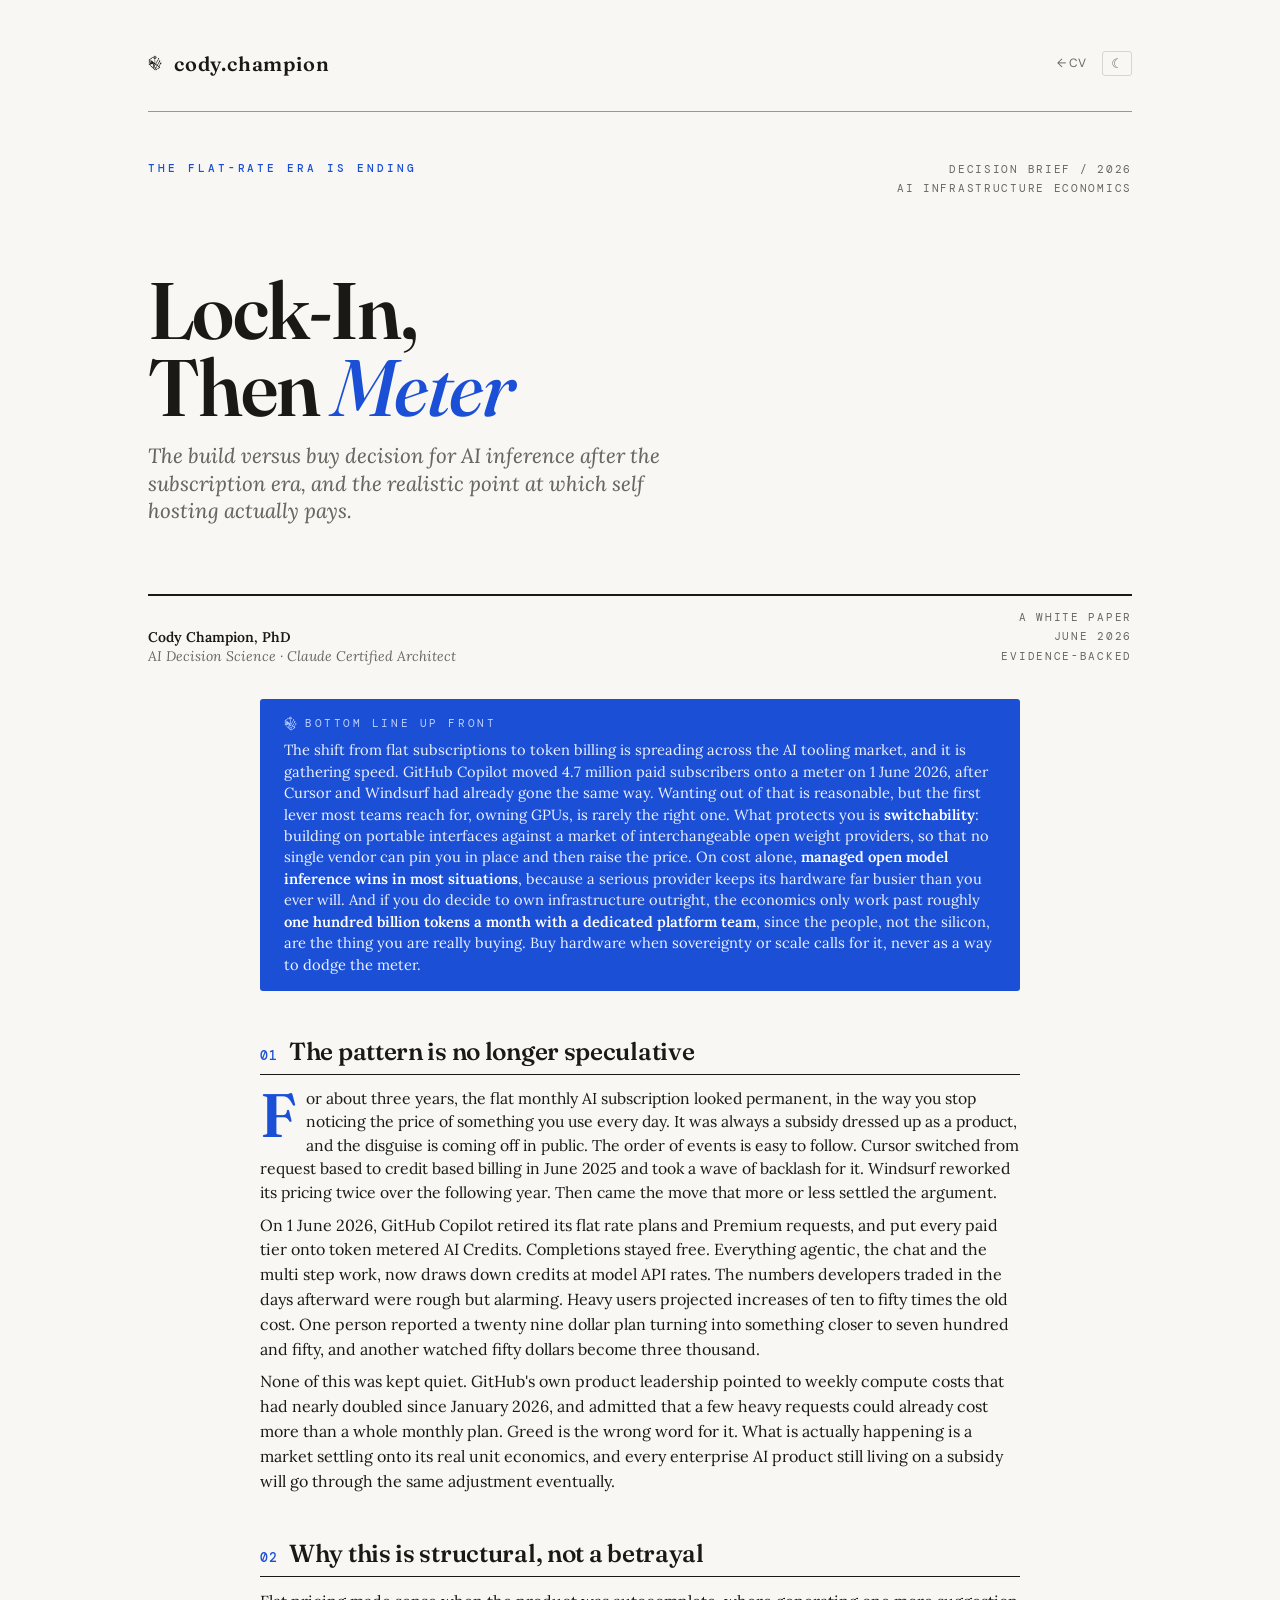
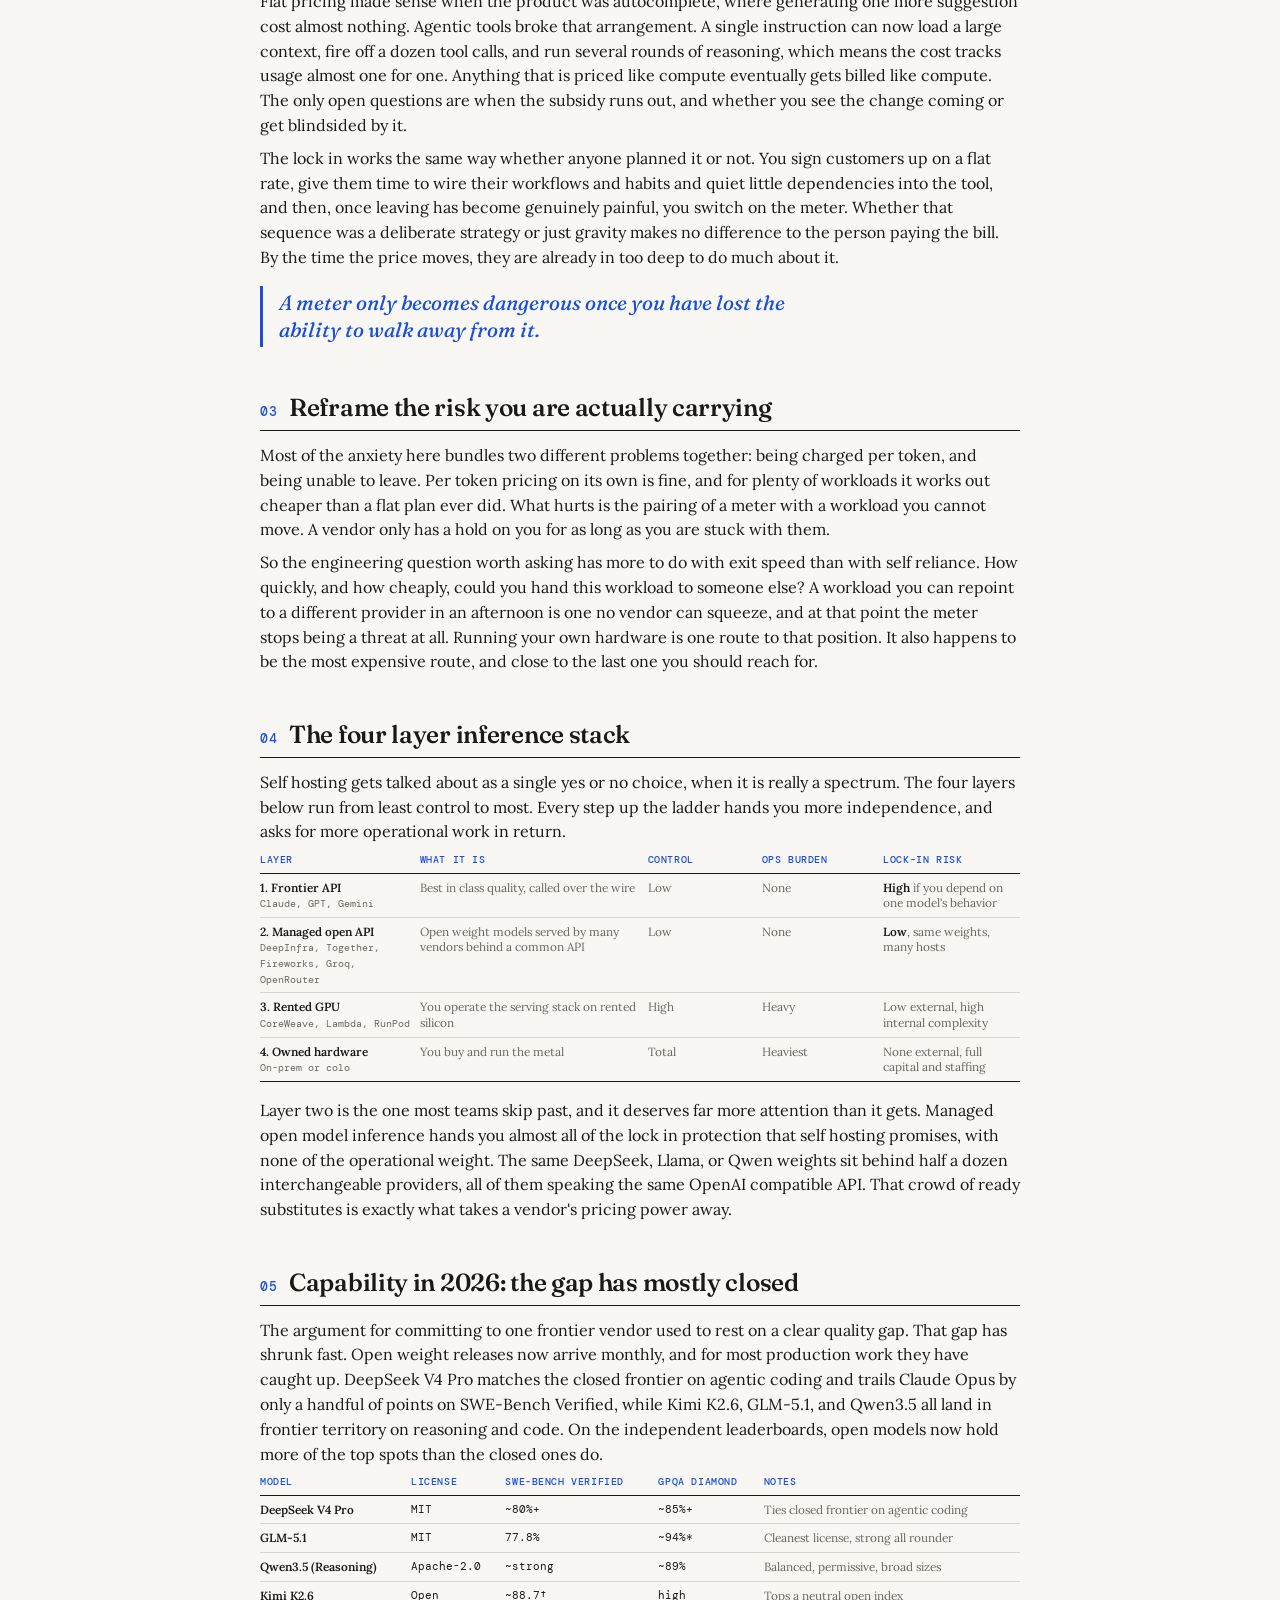
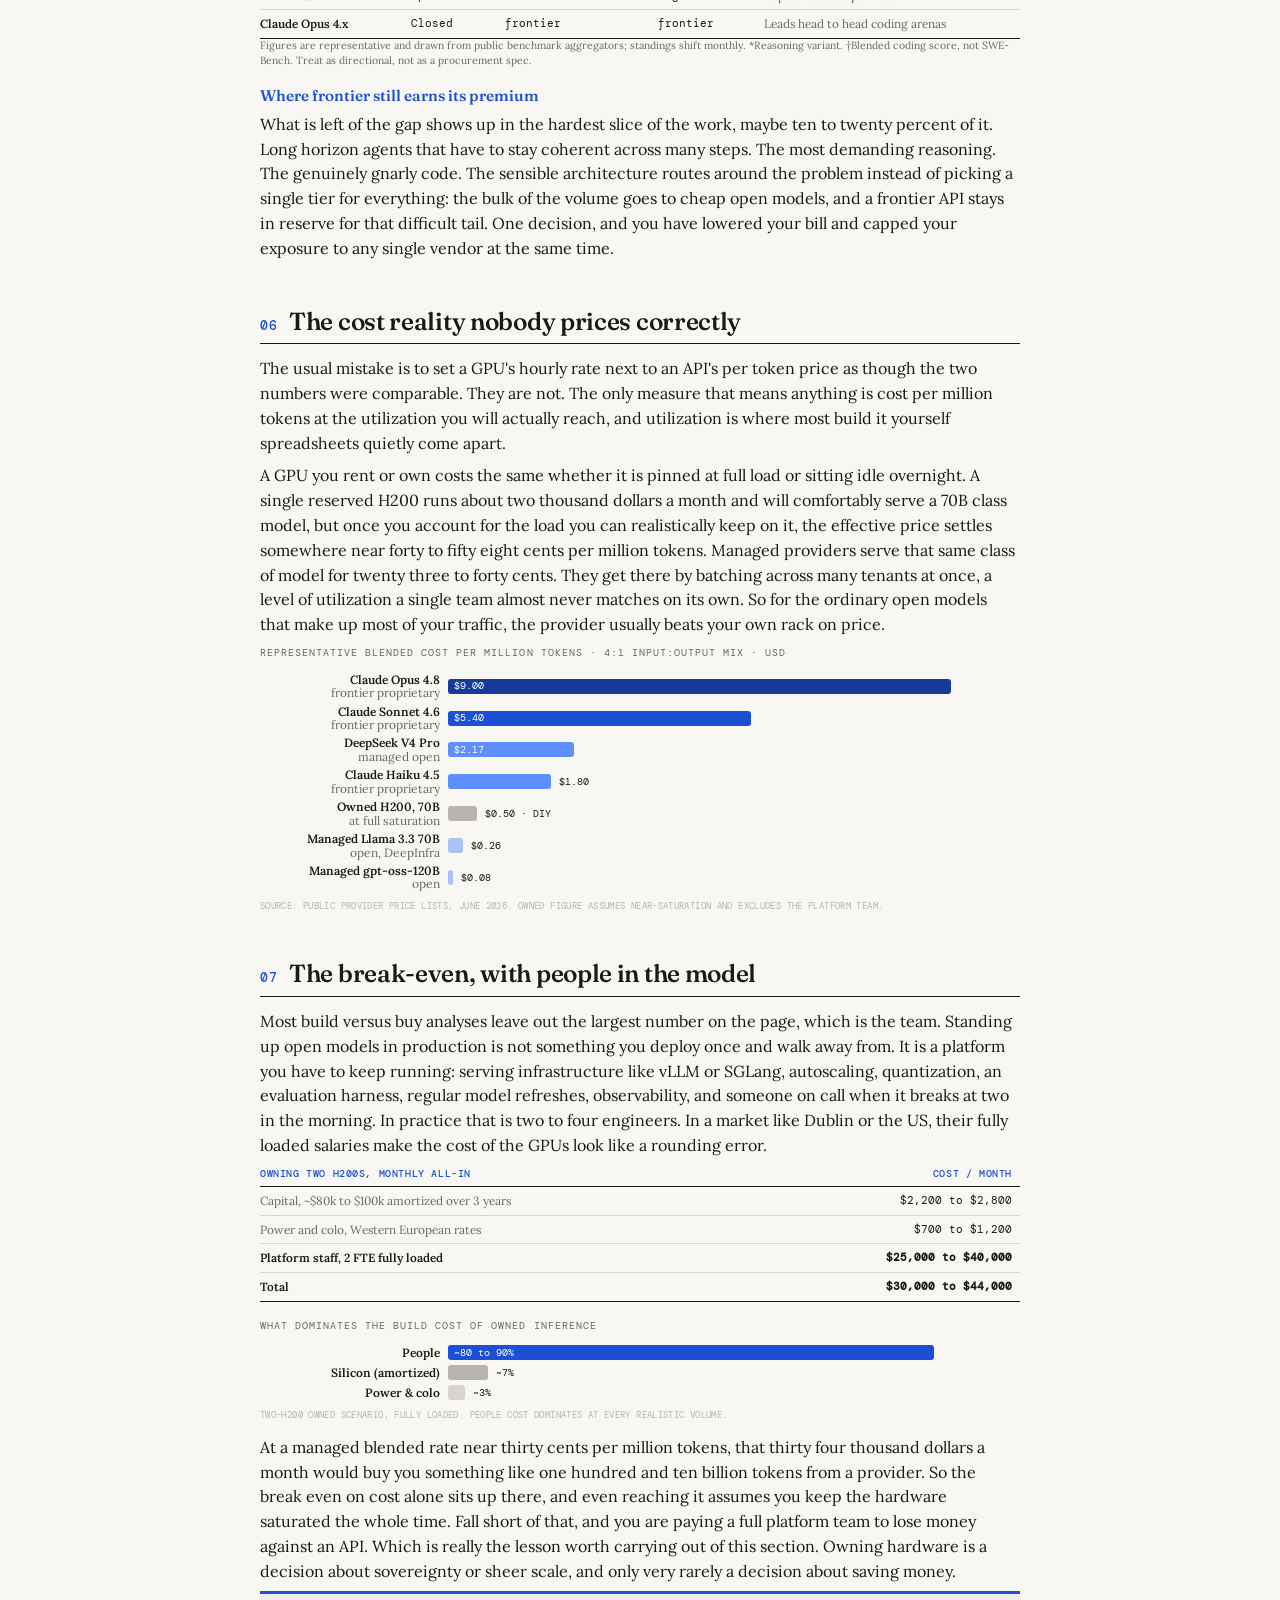
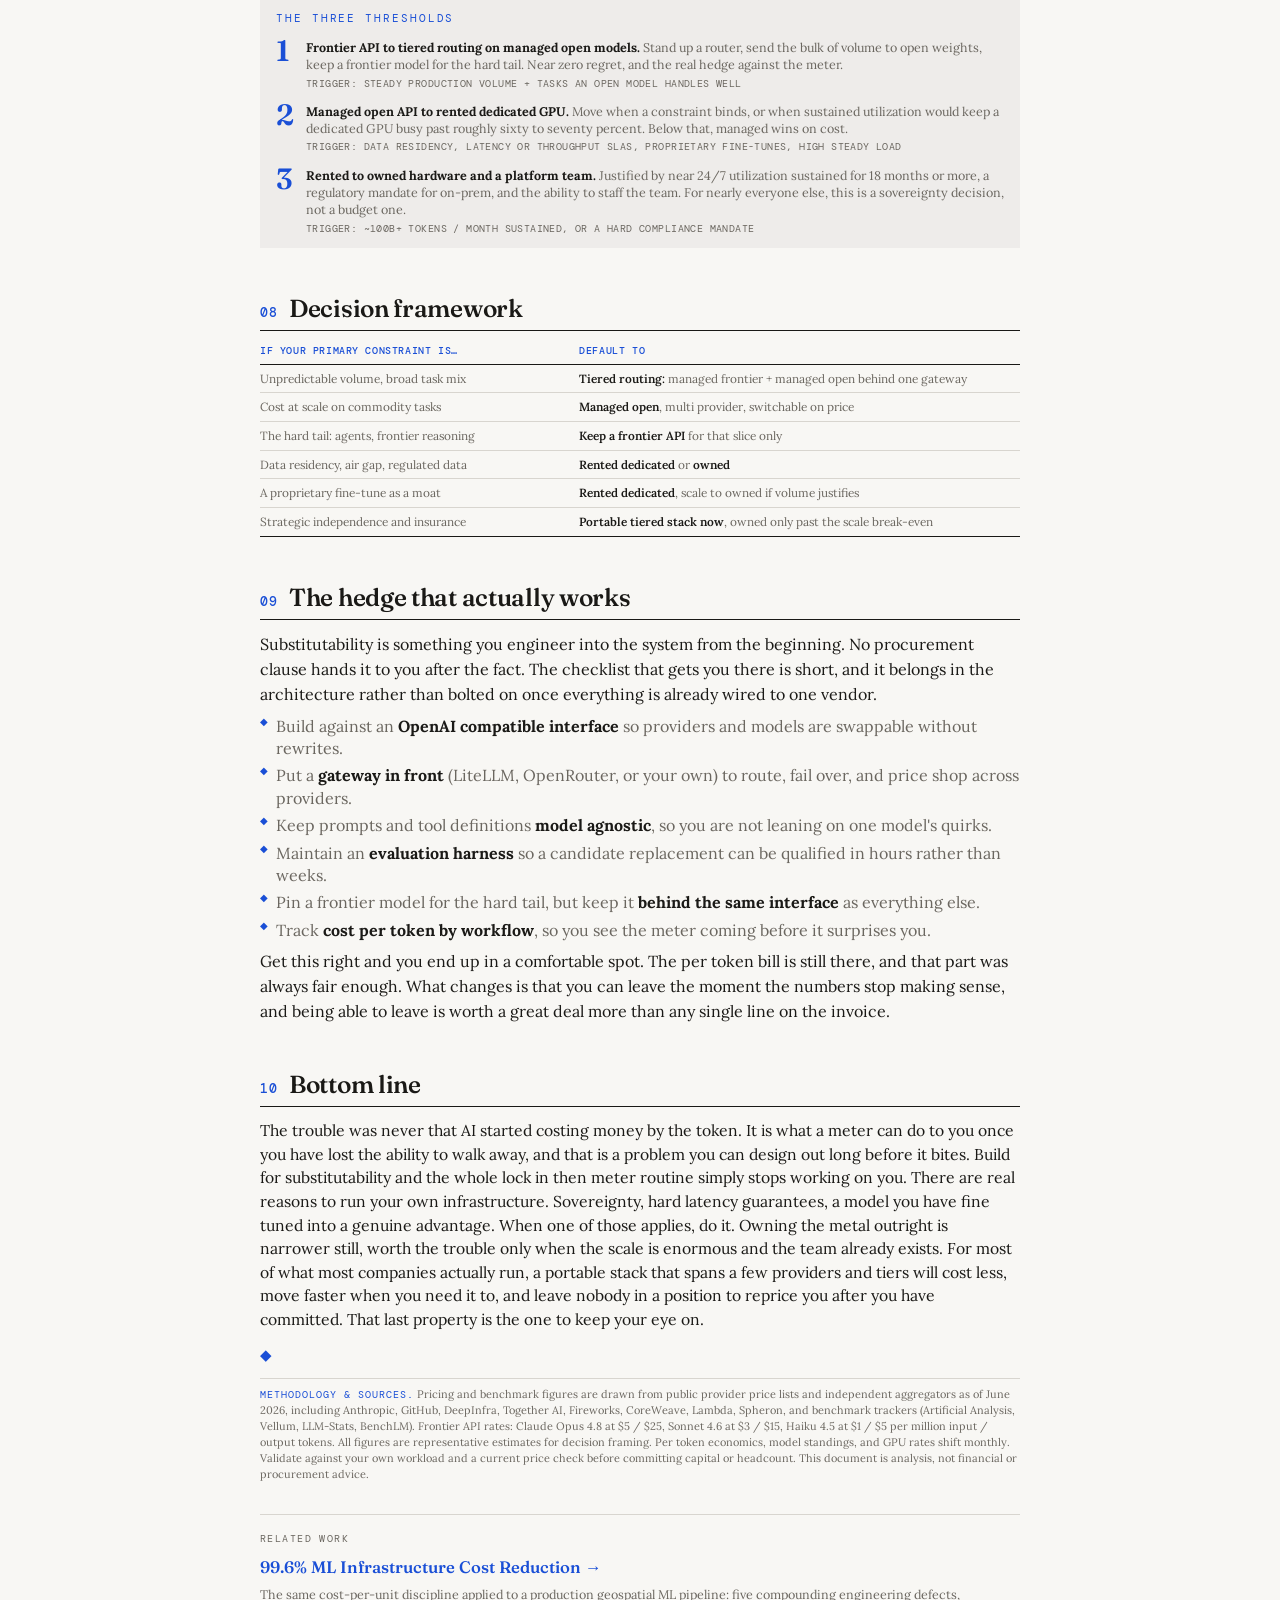
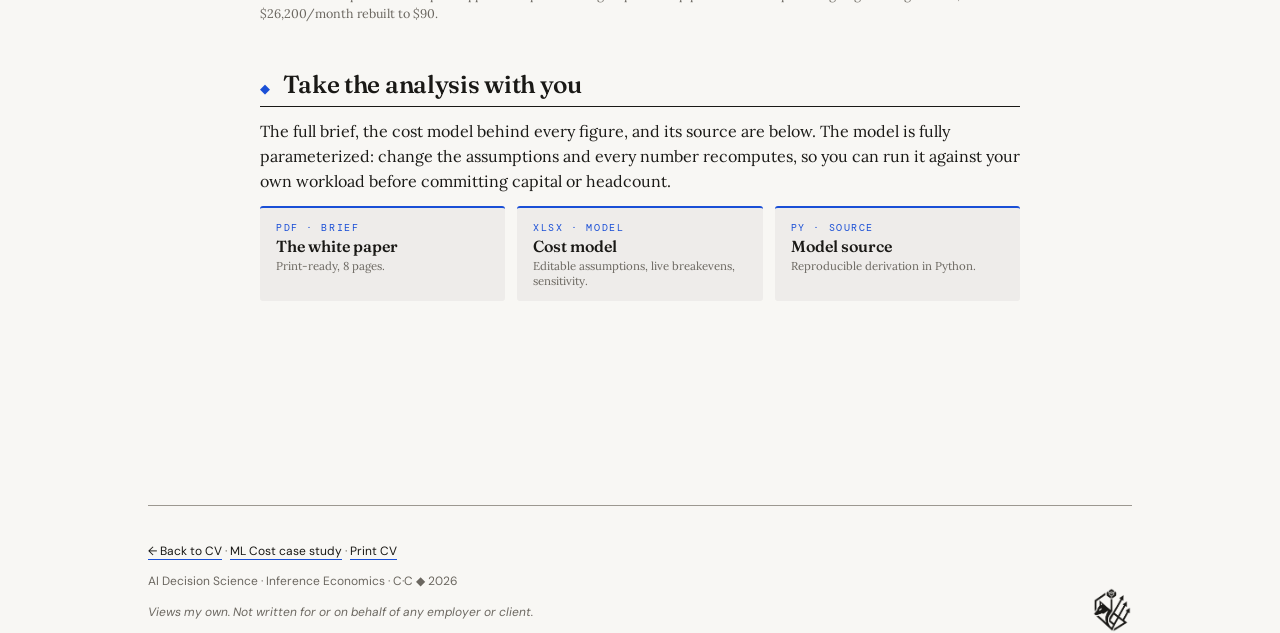
<file: lock-in-then-meter/index.html>
<!doctype html>
<html lang="en" data-mode="signal">
<head>
<meta charset="utf-8">
<meta name="viewport" content="width=device-width, initial-scale=1">
<title>Lock-In, Then Meter | Cody Champion</title>
<meta name="description" content="A build-versus-buy decision brief for AI inference after the flat-rate era: where self-hosting actually pays, why switchability beats owning GPUs, and the realistic ~100B tokens/month break-even.">
<meta property="og:title" content="Lock-In, Then Meter | Cody Champion">
<meta property="og:description" content="The build-versus-buy decision for AI inference after the subscription era. Managed open-model inference usually wins on cost; owning hardware only pays past roughly 100B tokens/month with a platform team. The real hedge is switchability.">
<meta property="og:type" content="article">
<meta property="og:url" content="https://codychampion.bitsandbeakers.com/lock-in-then-meter/">
<meta property="og:image" content="https://codychampion.bitsandbeakers.com/assets/lock-in-then-meter-og.png">
<meta property="og:image:width" content="1200">
<meta property="og:image:height" content="630">
<meta name="twitter:card" content="summary_large_image">
<meta name="twitter:title" content="Lock-In, Then Meter | Cody Champion">
<meta name="twitter:description" content="Build versus buy for AI inference after the flat-rate era. Switchability beats owning GPUs; owned hardware only pays past ~100B tokens/month.">
<meta name="twitter:image" content="https://codychampion.bitsandbeakers.com/assets/lock-in-then-meter-og.png">
<link rel="canonical" href="https://codychampion.bitsandbeakers.com/lock-in-then-meter/">
<link rel="icon" href="../assets/crest_dark.png">

<link rel="preconnect" href="https://fonts.googleapis.com">
<link rel="preconnect" href="https://fonts.gstatic.com" crossorigin>
<link href="https://fonts.googleapis.com/css2?family=Fraunces:ital,opsz,wght@0,9..144,400;0,9..144,500;0,9..144,600;1,9..144,400;1,9..144,500;1,9..144,600&family=Lora:ital,wght@0,400;0,500;1,400;1,500&family=DM+Sans:wght@400;500;600&family=DM+Mono:wght@400;500&display=swap" rel="stylesheet">

<style>
/* ============================================================
   Champion Design System : tokens.css (full)
   github.com/codychampion/design-system
   ============================================================ */
:root {
  --t-xs:10px; --t-sm:12px; --t-base:16px; --t-md:20px;
  --t-lg:25px; --t-xl:31px; --t-2xl:39px; --t-3xl:49px; --t-4xl:64px;
  --s-1:4px; --s-2:8px; --s-3:12px; --s-4:16px; --s-6:24px;
  --s-8:32px; --s-12:48px; --s-16:64px; --s-24:96px;
  --r-sm:3px; --r-md:6px; --r-lg:12px; --r-full:9999px;
  --easing:cubic-bezier(.16,1,.3,1); --dur-micro:200ms; --dur-comp:350ms;
  --shadow-1:0 1px 3px rgba(0,0,0,.12); --shadow-2:0 4px 12px rgba(0,0,0,.16); --shadow-3:0 16px 48px rgba(0,0,0,.24);
  --container:1280px; --readable:68ch;
}

:root, [data-mode="signal"] {
  --c-bg:#f8f7f4; --c-bg-subtle:#eeecea; --c-bg-raised:#ffffff;
  --c-border:#d8d5cf; --c-border-strong:#9c9890;
  --c-text:#1a1916; --c-text-subtle:#6b6760; --c-text-disabled:#b8b4ae;
  --c-accent:#1a4fd6; --c-accent-subtle:#eef2fc; --c-accent-text:#ffffff;
  --c-success:#1a7f4b; --c-warning:#a15f00; --c-danger:#c8342e;
  --font-display:"Fraunces",Georgia,"Times New Roman",serif;
  --font-body:"Lora",Georgia,serif;
  --font-ui:"DM Sans",system-ui,-apple-system,sans-serif;
  --font-mono:"DM Mono",ui-monospace,"SF Mono",monospace;
  --lh-body:1.55; --lh-display:1.05; --symbol:"◆";
  /* cost ramp: single-hue by magnitude (Tufte). neutral marks the DIY category. */
  --ramp-1:#16399c; --ramp-2:#1a4fd6; --ramp-3:#5d8fff; --ramp-4:#aac2f5; --ramp-n:#b8b4ae;
}
[data-mode="signal"][data-theme="dark"] {
  --c-bg:#1a1916; --c-bg-subtle:#232220; --c-bg-raised:#2a2825;
  --c-border:#3a3835; --c-border-strong:#5a5754;
  --c-text:#f0eee9; --c-text-subtle:#a89e8e; --c-text-disabled:#5a5754;
  --c-accent:#5d8fff; --c-accent-subtle:#1f2845; --c-accent-text:#1a1916;
  --c-success:#5dc287; --c-warning:#d59f4a; --c-danger:#e85f5f;
  --ramp-1:#aac2f5; --ramp-2:#5d8fff; --ramp-3:#3f6fd6; --ramp-4:#2c4f9c; --ramp-n:#5a5754;
}

*,*::before,*::after{box-sizing:border-box;}
html{scroll-behavior:smooth;}
body{margin:0;padding:0;background:var(--c-bg);color:var(--c-text);
  font-family:var(--font-body);font-size:var(--t-base);line-height:var(--lh-body);
  font-feature-settings:"kern","liga","calt","onum";
  -webkit-font-smoothing:antialiased;-moz-osx-font-smoothing:grayscale;}
a{color:var(--c-accent);text-decoration:none;}
a:hover{text-decoration:underline;text-decoration-thickness:1px;text-underline-offset:3px;}
code,kbd,samp{font-family:var(--font-mono);font-size:.92em;}
::selection{background:var(--c-accent);color:var(--c-accent-text);}
img,svg{max-width:100%;height:auto;}
@media(prefers-reduced-motion:reduce){*,*::before,*::after{animation-duration:.01ms!important;transition-duration:.01ms!important;}}

.mono{font-family:var(--font-mono);}
.disp{font-family:var(--font-display);}

/* ── PAGE SHELL ── */
.page{max-width:1080px;margin:0 auto;padding:var(--s-12) var(--s-12) 0;}

/* ── NAV (site-consistent, matches case studies) ── */
.nav-bar{display:flex;justify-content:space-between;align-items:center;padding-bottom:var(--s-8);font-family:var(--font-ui);font-size:var(--t-sm);color:var(--c-text-subtle);}
.nav-bar a{color:var(--c-text-subtle);}
.nav-bar a:hover{color:var(--c-text);text-decoration:none;}
.nav-bar__right{display:flex;align-items:center;gap:var(--s-4);}
.brand{display:flex;align-items:baseline;gap:var(--s-2);font-family:var(--font-display);font-weight:600;font-size:var(--t-md);color:var(--c-text);letter-spacing:.04em;}
.brand .crest{display:inline-block;width:14px;height:16px;background-color:var(--c-text);-webkit-mask:url('../assets/crest_white.png') center/contain no-repeat;mask:url('../assets/crest_white.png') center/contain no-repeat;vertical-align:-2px;margin-right:4px;}
.theme-toggle{background:none;border:1px solid var(--c-border);border-radius:var(--r-sm);color:var(--c-text-subtle);font-size:13px;line-height:1;padding:5px 8px;cursor:pointer;font-family:var(--font-ui);}
.theme-toggle:hover{color:var(--c-text);border-color:var(--c-border-strong);}

/* crest mask, recolorable (per system) */
.crest{display:inline-block;background-color:var(--c-accent);
  -webkit-mask:url('../assets/crest_white.png') center/contain no-repeat; mask:url('../assets/crest_white.png') center/contain no-repeat;}
.crest--ink{background-color:var(--c-text);}

/* eyebrow / mode-chip register */
.eyebrow{font-family:var(--font-mono);font-size:8.5pt;letter-spacing:.26em;
  text-transform:uppercase;color:var(--c-accent);font-weight:500;}
.kv{font-family:var(--font-mono);font-size:8pt;letter-spacing:.16em;
  text-transform:uppercase;color:var(--c-text-subtle);}

/* ===== COVER ===== */
.cover{position:relative;background:var(--c-bg);display:flex;flex-direction:column;overflow:hidden;
  border-top:1px solid var(--c-border-strong);padding-top:var(--s-12);}
.cover-top{display:flex;justify-content:space-between;align-items:flex-start;position:relative;z-index:2;}
.cover-top .crest{width:34px;height:39px;}
.cover-mid{margin-top:var(--s-16);position:relative;z-index:2;}
.cover h1{font-family:var(--font-display);font-weight:600;font-size:60pt;line-height:.96;
  letter-spacing:-.02em;margin:10px 0 0 0;color:var(--c-text);max-width:16ch;}
.cover h1 em{font-style:italic;font-weight:500;color:var(--c-accent);}
.cover .sub{font-family:var(--font-body);font-style:italic;font-weight:450;font-size:15.5pt;
  line-height:1.34;color:var(--c-text-subtle);max-width:46ch;margin-top:var(--s-4);}
.cover-foot{position:relative;z-index:2;display:flex;justify-content:space-between;align-items:flex-end;
  border-top:2px solid var(--c-text);padding-top:var(--s-3);margin-top:var(--s-12);}
.byline{margin-top:var(--s-2);font-size:10.5pt;line-height:1.4;font-family:var(--font-body);}
.byline strong{font-weight:600;}
.byline .sm{color:var(--c-text-subtle);font-style:italic;}
.cover-tag{text-align:right;line-height:1.85;}

/* ===== FLOW ===== */
.sheet{background:var(--c-bg);max-width:760px;margin:0 auto;padding:var(--s-8) 0 var(--s-24);}
section{margin-bottom:var(--s-3);}
.sec-head{display:grid;grid-template-columns:auto 1fr;align-items:baseline;gap:var(--s-3);
  margin:var(--s-12) 0 var(--s-3) 0;border-bottom:1.5px solid var(--c-text);padding-bottom:var(--s-2);}
.sec-num{font-family:var(--font-mono);font-size:9.5pt;font-weight:500;color:var(--c-accent);letter-spacing:.04em;}
.sec-head h2{font-family:var(--font-display);font-weight:560;font-size:18.5pt;line-height:1.04;
  letter-spacing:-.012em;margin:0;color:var(--c-text);}
.sheet h3{font-family:var(--font-display);font-weight:560;font-size:11.5pt;margin:var(--s-4) 0 var(--s-1) 0;color:var(--c-accent);}
.sheet p{margin:0 0 var(--s-2) 0;max-width:none;}
.sheet strong{font-weight:600;color:var(--c-text);}
.sheet em{font-style:italic;}
p.lead{font-size:11.8pt;line-height:1.5;color:var(--c-text);}
.drop::first-letter{font-family:var(--font-display);font-weight:600;float:left;font-size:46pt;
  line-height:.74;padding:6px 10px 0 0;color:var(--c-accent);}

/* BLUF: the one striking element on the page, a solid signal-blue field */
.bluf{background:var(--c-accent);color:var(--c-accent-text);padding:var(--s-4) var(--s-6);
  border-radius:var(--r-sm);margin:0 0 var(--s-2) 0;}
.bluf .tag{display:flex;align-items:center;gap:var(--s-2);font-family:var(--font-mono);font-size:8pt;
  letter-spacing:.24em;text-transform:uppercase;color:#bcd0ff;margin-bottom:var(--s-2);}
.bluf .tag .crest{width:13px;height:15px;background-color:#bcd0ff;}
.bluf p{font-family:var(--font-body);font-size:11pt;line-height:1.46;margin:0;color:#eef2fc;max-width:none;}
.bluf strong{color:#fff;font-weight:600;}

/* tables: hairlines, data-ink, no card chrome */
.tbl-wrap{margin:var(--s-2) 0 var(--s-4) 0;}
.sheet table{width:100%;border-collapse:collapse;font-size:8.9pt;}
.sheet th{font-family:var(--font-mono);font-size:7.4pt;letter-spacing:.06em;text-transform:uppercase;
  text-align:left;color:var(--c-accent);border-bottom:1.5px solid var(--c-text);padding:0 var(--s-2) 5px 0;vertical-align:bottom;font-weight:500;}
.sheet td{padding:6px var(--s-2) 6px 0;border-bottom:1px solid var(--c-border);vertical-align:top;line-height:1.32;color:var(--c-text-subtle);}
.sheet td strong{color:var(--c-text);}
.sheet td.num{font-family:var(--font-mono);font-size:8.4pt;white-space:nowrap;color:var(--c-text);}
.sheet tr:last-child td{border-bottom:1.5px solid var(--c-text);}
.tw{table-layout:fixed;}
.subnote{font-size:7.8pt;color:var(--c-text-subtle);margin-top:5px;line-height:1.4;max-width:none;}

/* viz: editorial, single-hue ramp, direct value labels, source line subtle */
.viz{margin:var(--s-2) 0 var(--s-3) 0;}
.viz-title{font-family:var(--font-mono);font-size:7.6pt;letter-spacing:.1em;text-transform:uppercase;
  color:var(--c-text-subtle);margin-bottom:var(--s-3);}
.bar-row{display:grid;grid-template-columns:180px 1fr;align-items:center;gap:var(--s-2);margin-bottom:5px;}
.bar-lab{font-size:9pt;color:var(--c-text-subtle);text-align:right;line-height:1.12;}
.bar-lab b{color:var(--c-text);font-weight:600;}
.bar-track{display:flex;align-items:center;gap:var(--s-2);height:15px;}
.bar{height:15px;border-radius:var(--r-sm);display:flex;align-items:center;flex:0 0 auto;}
.bar .inlbl{font-family:var(--font-mono);font-size:7.6pt;color:#fff;padding-left:6px;white-space:nowrap;}
.barval{font-family:var(--font-mono);font-size:7.6pt;color:var(--c-text);white-space:nowrap;flex:0 0 auto;}
.src{font-family:var(--font-mono);font-size:7pt;letter-spacing:.04em;color:var(--c-text-disabled);margin-top:var(--s-2);text-transform:uppercase;}

/* three thresholds: bg-subtle field + top accent rule, no box chrome */
.frame{background:var(--c-bg-subtle);border-top:3px solid var(--c-accent);padding:var(--s-4) var(--s-4) var(--s-3);
  margin:var(--s-2) 0 var(--s-3) 0;}
.frame .ft{font-family:var(--font-mono);font-size:8pt;letter-spacing:.18em;text-transform:uppercase;
  color:var(--c-accent);margin-bottom:var(--s-3);}
.thresh{display:grid;grid-template-columns:auto 1fr;gap:var(--s-3);align-items:start;}
.thresh .tn{font-family:var(--font-display);font-weight:600;font-size:22pt;color:var(--c-accent);line-height:.8;}
.thresh .td2{font-size:9.4pt;line-height:1.38;color:var(--c-text-subtle);max-width:none;}
.thresh .td2 b{color:var(--c-text);}
.thresh .trig{font-family:var(--font-mono);font-size:7.6pt;color:var(--c-text-subtle);
  text-transform:uppercase;letter-spacing:.04em;}

.pull{font-family:var(--font-display);font-style:italic;font-weight:450;font-size:15.5pt;
  line-height:1.3;color:var(--c-accent);border-left:3px solid var(--c-accent);
  padding:var(--s-1) 0 var(--s-1) var(--s-4);margin:var(--s-4) 0;max-width:42ch;}

ul.tight{margin:var(--s-1) 0 var(--s-2) 0;padding-left:0;list-style:none;}
ul.tight li{position:relative;padding-left:var(--s-4);margin-bottom:5px;line-height:1.4;color:var(--c-text-subtle);}
ul.tight li::before{content:"\25C6";position:absolute;left:0;top:0;color:var(--c-accent);font-size:7.5pt;}
ul.tight li b{color:var(--c-text);}

.endmark{font-size:11pt;color:var(--c-accent);margin-top:var(--s-3);}
.note{font-size:8.2pt;line-height:1.45;color:var(--c-text-subtle);border-top:1px solid var(--c-border);
  padding-top:var(--s-2);margin-top:var(--s-3);max-width:none;}
.note .lbl{font-family:var(--font-mono);font-size:7.4pt;letter-spacing:.1em;color:var(--c-accent);text-transform:uppercase;}

/* related cross-link card */
.related{border-top:1px solid var(--c-border);margin-top:var(--s-8);padding-top:var(--s-4);}
.related .rk{font-family:var(--font-mono);font-size:7.6pt;letter-spacing:.14em;text-transform:uppercase;color:var(--c-text-subtle);margin-bottom:var(--s-2);}
.related a{font-family:var(--font-display);font-size:12.5pt;font-weight:560;color:var(--c-accent);}
.related p{font-size:9.4pt;color:var(--c-text-subtle);margin-top:var(--s-1);}

/* downloads: top accent rule, low radius, no decorative chrome */
.downloads{display:grid;grid-template-columns:repeat(3,1fr);gap:var(--s-3);margin-top:var(--s-3);}
.dl{display:flex;flex-direction:column;gap:3px;padding:var(--s-3) var(--s-4);background:var(--c-bg-subtle);
  border-top:2px solid var(--c-accent);border-radius:var(--r-sm);text-decoration:none;color:var(--c-text);
  transition:background var(--dur-micro) var(--easing),transform var(--dur-micro) var(--easing);}
.dl:hover{background:var(--c-accent-subtle);transform:translateY(-1px);text-decoration:none;}
.dl-k{font-family:var(--font-mono);font-size:7.4pt;letter-spacing:.16em;text-transform:uppercase;color:var(--c-accent);}
.dl-t{font-family:var(--font-display);font-weight:560;font-size:12pt;line-height:1.1;color:var(--c-text);}
.dl-d{font-size:8.6pt;color:var(--c-text-subtle);line-height:1.3;}

/* ── FOOTER (site-consistent, matches case studies) ── */
.foot{margin-top:var(--s-24);padding-top:var(--s-6);border-top:1px solid var(--c-border-strong);display:flex;justify-content:space-between;align-items:end;gap:var(--s-6);font-family:var(--font-ui);font-size:var(--t-sm);color:var(--c-text-subtle);}
.foot a{color:var(--c-text);text-decoration:underline;text-underline-offset:4px;text-decoration-color:var(--c-accent);}
.foot__disclaimer{margin-top:var(--s-2);color:var(--c-text-subtle);font-style:italic;}
.foot__crest{width:40px;height:46px;flex-shrink:0;background-color:var(--c-text);-webkit-mask:url('../assets/crest_white.png') center/contain no-repeat;mask:url('../assets/crest_white.png') center/contain no-repeat;}

/* ── RESPONSIVE ── */
@media(max-width:720px){
  .page{padding:var(--s-6) var(--s-4) 0;}
  .cover{padding-top:var(--s-8);}
  .cover-mid{margin-top:var(--s-12);}
  .cover h1{font-size:46pt;}
  .cover .sub{font-size:14pt;}
  .sheet{padding:var(--s-6) 0 var(--s-16);}
  .sec-head h2{font-size:16.5pt;}
  .tbl-wrap{overflow-x:auto;-webkit-overflow-scrolling:touch;}
  .sheet table{min-width:560px;}
}
@media(max-width:480px){
  .cover h1{font-size:36pt;max-width:none;}
  .cover .sub{font-size:12.5pt;}
  .cover-foot{flex-direction:column;align-items:flex-start;gap:14px;}
  .cover-tag{text-align:left;}
  .bluf{padding:20px;}
  .bar-row{grid-template-columns:1fr;gap:3px;margin-bottom:12px;}
  .bar-lab{text-align:left;}
  .drop::first-letter{font-size:40pt;}
  .downloads{grid-template-columns:1fr;}
  .foot{flex-direction:column;align-items:flex-start;gap:var(--s-4);}
}
@media(max-width:360px){
  .page{padding:var(--s-6) var(--s-3) 0;}
  .cover h1{font-size:31pt;}
}
</style>
</head>
<body>

<div class="page">

  <div class="nav-bar">
    <div class="brand"><span class="crest"></span>cody.champion</div>
    <div class="nav-bar__right">
      <a href="/">← CV</a>
      <button class="theme-toggle" data-theme-toggle type="button" aria-label="Toggle theme">☀</button>
    </div>
  </div>

  <div class="cover">
    <div class="cover-top">
      <span class="eyebrow">The flat-rate era is ending</span>
      <div class="kv" style="text-align:right;line-height:1.8">Decision Brief / 2026<br>AI Infrastructure Economics</div>
    </div>
    <div class="cover-mid">
      <h1>Lock-In,<br>Then <em>Meter</em></h1>
      <p class="sub">The build versus buy decision for AI inference after the subscription era, and the realistic point at which self hosting actually pays.</p>
    </div>
    <div class="cover-foot">
      <div>
        <div class="byline"><strong>Cody Champion, PhD</strong><br><span class="sm">AI Decision Science &middot; Claude Certified Architect</span></div>
      </div>
      <div class="cover-tag kv">A white paper<br>June 2026<br>Evidence-backed</div>
    </div>
  </div>

  <div class="sheet">

    <div class="bluf">
      <span class="tag"><span class="crest"></span>Bottom Line Up Front</span>
      <p>The shift from flat subscriptions to token billing is spreading across the AI tooling market, and it is gathering speed. GitHub Copilot moved 4.7 million paid subscribers onto a meter on 1 June 2026, after Cursor and Windsurf had already gone the same way. Wanting out of that is reasonable, but the first lever most teams reach for, owning GPUs, is rarely the right one. What protects you is <strong>switchability</strong>: building on portable interfaces against a market of interchangeable open weight providers, so that no single vendor can pin you in place and then raise the price. On cost alone, <strong>managed open model inference wins in most situations</strong>, because a serious provider keeps its hardware far busier than you ever will. And if you do decide to own infrastructure outright, the economics only work past roughly <strong>one hundred billion tokens a month with a dedicated platform team</strong>, since the people, not the silicon, are the thing you are really buying. Buy hardware when sovereignty or scale calls for it, never as a way to dodge the meter.</p>
    </div>

    <section>
      <div class="sec-head"><span class="sec-num">01</span><h2>The pattern is no longer speculative</h2></div>
      <p class="lead drop">For about three years, the flat monthly AI subscription looked permanent, in the way you stop noticing the price of something you use every day. It was always a subsidy dressed up as a product, and the disguise is coming off in public. The order of events is easy to follow. Cursor switched from request based to credit based billing in June 2025 and took a wave of backlash for it. Windsurf reworked its pricing twice over the following year. Then came the move that more or less settled the argument.</p>
      <p>On 1 June 2026, GitHub Copilot retired its flat rate plans and Premium requests, and put every paid tier onto token metered AI Credits. Completions stayed free. Everything agentic, the chat and the multi step work, now draws down credits at model API rates. The numbers developers traded in the days afterward were rough but alarming. Heavy users projected increases of ten to fifty times the old cost. One person reported a twenty nine dollar plan turning into something closer to seven hundred and fifty, and another watched fifty dollars become three thousand.</p>
      <p>None of this was kept quiet. GitHub's own product leadership pointed to weekly compute costs that had nearly doubled since January 2026, and admitted that a few heavy requests could already cost more than a whole monthly plan. Greed is the wrong word for it. What is actually happening is a market settling onto its real unit economics, and every enterprise AI product still living on a subsidy will go through the same adjustment eventually.</p>
    </section>

    <section>
      <div class="sec-head"><span class="sec-num">02</span><h2>Why this is structural, not a betrayal</h2></div>
      <p>Flat pricing made sense when the product was autocomplete, where generating one more suggestion cost almost nothing. Agentic tools broke that arrangement. A single instruction can now load a large context, fire off a dozen tool calls, and run several rounds of reasoning, which means the cost tracks usage almost one for one. Anything that is priced like compute eventually gets billed like compute. The only open questions are when the subsidy runs out, and whether you see the change coming or get blindsided by it.</p>
      <p>The lock in works the same way whether anyone planned it or not. You sign customers up on a flat rate, give them time to wire their workflows and habits and quiet little dependencies into the tool, and then, once leaving has become genuinely painful, you switch on the meter. Whether that sequence was a deliberate strategy or just gravity makes no difference to the person paying the bill. By the time the price moves, they are already in too deep to do much about it.</p>
      <div class="pull">A meter only becomes dangerous once you have lost the ability to walk away from it.</div>
    </section>

    <section>
      <div class="sec-head"><span class="sec-num">03</span><h2>Reframe the risk you are actually carrying</h2></div>
      <p>Most of the anxiety here bundles two different problems together: being charged per token, and being unable to leave. Per token pricing on its own is fine, and for plenty of workloads it works out cheaper than a flat plan ever did. What hurts is the pairing of a meter with a workload you cannot move. A vendor only has a hold on you for as long as you are stuck with them.</p>
      <p>So the engineering question worth asking has more to do with exit speed than with self reliance. How quickly, and how cheaply, could you hand this workload to someone else? A workload you can repoint to a different provider in an afternoon is one no vendor can squeeze, and at that point the meter stops being a threat at all. Running your own hardware is one route to that position. It also happens to be the most expensive route, and close to the last one you should reach for.</p>
    </section>

    <section>
      <div class="sec-head"><span class="sec-num">04</span><h2>The four layer inference stack</h2></div>
      <p>Self hosting gets talked about as a single yes or no choice, when it is really a spectrum. The four layers below run from least control to most. Every step up the ladder hands you more independence, and asks for more operational work in return.</p>
      <div class="tbl-wrap"><table class="tw">
        <colgroup><col style="width:21%"><col style="width:30%"><col style="width:15%"><col style="width:16%"><col style="width:18%"></colgroup>
        <thead><tr><th>Layer</th><th>What it is</th><th>Control</th><th>Ops burden</th><th>Lock-in risk</th></tr></thead>
        <tbody>
          <tr><td><strong>1. Frontier API</strong><br><span class="mono" style="font-size:7.2pt;color:var(--c-text-subtle)">Claude, GPT, Gemini</span></td><td>Best in class quality, called over the wire</td><td>Low</td><td>None</td><td><strong>High</strong> if you depend on one model's behavior</td></tr>
          <tr><td><strong>2. Managed open API</strong><br><span class="mono" style="font-size:7.2pt;color:var(--c-text-subtle)">DeepInfra, Together, Fireworks, Groq, OpenRouter</span></td><td>Open weight models served by many vendors behind a common API</td><td>Low</td><td>None</td><td><strong>Low</strong>, same weights, many hosts</td></tr>
          <tr><td><strong>3. Rented GPU</strong><br><span class="mono" style="font-size:7.2pt;color:var(--c-text-subtle)">CoreWeave, Lambda, RunPod</span></td><td>You operate the serving stack on rented silicon</td><td>High</td><td>Heavy</td><td>Low external, high internal complexity</td></tr>
          <tr><td><strong>4. Owned hardware</strong><br><span class="mono" style="font-size:7.2pt;color:var(--c-text-subtle)">On-prem or colo</span></td><td>You buy and run the metal</td><td>Total</td><td>Heaviest</td><td>None external, full capital and staffing</td></tr>
        </tbody>
      </table></div>
      <p>Layer two is the one most teams skip past, and it deserves far more attention than it gets. Managed open model inference hands you almost all of the lock in protection that self hosting promises, with none of the operational weight. The same DeepSeek, Llama, or Qwen weights sit behind half a dozen interchangeable providers, all of them speaking the same OpenAI compatible API. That crowd of ready substitutes is exactly what takes a vendor's pricing power away.</p>
    </section>

    <section>
      <div class="sec-head"><span class="sec-num">05</span><h2>Capability in 2026: the gap has mostly closed</h2></div>
      <p>The argument for committing to one frontier vendor used to rest on a clear quality gap. That gap has shrunk fast. Open weight releases now arrive monthly, and for most production work they have caught up. DeepSeek V4 Pro matches the closed frontier on agentic coding and trails Claude Opus by only a handful of points on SWE-Bench Verified, while Kimi K2.6, GLM-5.1, and Qwen3.5 all land in frontier territory on reasoning and code. On the independent leaderboards, open models now hold more of the top spots than the closed ones do.</p>
      <div class="tbl-wrap"><table>
        <thead><tr><th>Model</th><th>License</th><th>SWE-Bench Verified</th><th>GPQA Diamond</th><th>Notes</th></tr></thead>
        <tbody>
          <tr><td><strong>DeepSeek V4 Pro</strong></td><td class="num">MIT</td><td class="num">~80%+</td><td class="num">~85%+</td><td>Ties closed frontier on agentic coding</td></tr>
          <tr><td><strong>GLM-5.1</strong></td><td class="num">MIT</td><td class="num">77.8%</td><td class="num">~94%*</td><td>Cleanest license, strong all rounder</td></tr>
          <tr><td><strong>Qwen3.5 (Reasoning)</strong></td><td class="num">Apache-2.0</td><td class="num">~strong</td><td class="num">~89%</td><td>Balanced, permissive, broad sizes</td></tr>
          <tr><td><strong>Kimi K2.6</strong></td><td class="num">Open</td><td class="num">~88.7&dagger;</td><td class="num">high</td><td>Tops a neutral open index</td></tr>
          <tr><td style="color:var(--c-accent)"><strong>Claude Opus 4.x</strong></td><td class="num">Closed</td><td class="num">frontier</td><td class="num">frontier</td><td>Leads head to head coding arenas</td></tr>
        </tbody>
      </table>
      <p class="subnote">Figures are representative and drawn from public benchmark aggregators; standings shift monthly. *Reasoning variant. &dagger;Blended coding score, not SWE-Bench. Treat as directional, not as a procurement spec.</p></div>
      <h3>Where frontier still earns its premium</h3>
      <p>What is left of the gap shows up in the hardest slice of the work, maybe ten to twenty percent of it. Long horizon agents that have to stay coherent across many steps. The most demanding reasoning. The genuinely gnarly code. The sensible architecture routes around the problem instead of picking a single tier for everything: the bulk of the volume goes to cheap open models, and a frontier API stays in reserve for that difficult tail. One decision, and you have lowered your bill and capped your exposure to any single vendor at the same time.</p>
    </section>

    <section>
      <div class="sec-head"><span class="sec-num">06</span><h2>The cost reality nobody prices correctly</h2></div>
      <p>The usual mistake is to set a GPU's hourly rate next to an API's per token price as though the two numbers were comparable. They are not. The only measure that means anything is cost per million tokens at the utilization you will actually reach, and utilization is where most build it yourself spreadsheets quietly come apart.</p>
      <p>A GPU you rent or own costs the same whether it is pinned at full load or sitting idle overnight. A single reserved H200 runs about two thousand dollars a month and will comfortably serve a 70B class model, but once you account for the load you can realistically keep on it, the effective price settles somewhere near forty to fifty eight cents per million tokens. Managed providers serve that same class of model for twenty three to forty cents. They get there by batching across many tenants at once, a level of utilization a single team almost never matches on its own. So for the ordinary open models that make up most of your traffic, the provider usually beats your own rack on price.</p>

      <div class="viz">
        <div class="viz-title">Representative blended cost per million tokens &middot; 4:1 input:output mix &middot; USD</div>
        <div class="bar-row"><div class="bar-lab"><b>Claude Opus 4.8</b><br>frontier proprietary</div><div class="bar-track"><div class="bar" style="width:88%;background:var(--ramp-1)"><span class="inlbl">$9.00</span></div></div></div>
        <div class="bar-row"><div class="bar-lab"><b>Claude Sonnet 4.6</b><br>frontier proprietary</div><div class="bar-track"><div class="bar" style="width:53%;background:var(--ramp-2)"><span class="inlbl">$5.40</span></div></div></div>
        <div class="bar-row"><div class="bar-lab"><b>DeepSeek V4 Pro</b><br>managed open</div><div class="bar-track"><div class="bar" style="width:22%;background:var(--ramp-3)"><span class="inlbl">$2.17</span></div></div></div>
        <div class="bar-row"><div class="bar-lab"><b>Claude Haiku 4.5</b><br>frontier proprietary</div><div class="bar-track"><div class="bar" style="width:18%;background:var(--ramp-3)"></div><span class="barval">$1.80</span></div></div>
        <div class="bar-row"><div class="bar-lab"><b>Owned H200, 70B</b><br>at full saturation</div><div class="bar-track"><div class="bar" style="width:5%;background:var(--ramp-n)"></div><span class="barval">$0.50 &middot; DIY</span></div></div>
        <div class="bar-row"><div class="bar-lab"><b>Managed Llama&nbsp;3.3&nbsp;70B</b><br>open, DeepInfra</div><div class="bar-track"><div class="bar" style="width:2.6%;background:var(--ramp-4)"></div><span class="barval">$0.26</span></div></div>
        <div class="bar-row"><div class="bar-lab"><b>Managed gpt-oss-120B</b><br>open</div><div class="bar-track"><div class="bar" style="width:0.8%;background:var(--ramp-4)"></div><span class="barval">$0.08</span></div></div>
        <div class="src">Source: public provider price lists, June 2026. Owned figure assumes near-saturation and excludes the platform team.</div>
      </div>
    </section>

    <section>
      <div class="sec-head"><span class="sec-num">07</span><h2>The break-even, with people in the model</h2></div>
      <p>Most build versus buy analyses leave out the largest number on the page, which is the team. Standing up open models in production is not something you deploy once and walk away from. It is a platform you have to keep running: serving infrastructure like vLLM or SGLang, autoscaling, quantization, an evaluation harness, regular model refreshes, observability, and someone on call when it breaks at two in the morning. In practice that is two to four engineers. In a market like Dublin or the US, their fully loaded salaries make the cost of the GPUs look like a rounding error.</p>

      <div class="tbl-wrap"><table class="tw">
        <colgroup><col style="width:62%"><col style="width:38%"></colgroup>
        <thead><tr><th>Owning two H200s, monthly all-in</th><th style="text-align:right">Cost / month</th></tr></thead>
        <tbody>
          <tr><td>Capital, ~$80k to $100k amortized over 3 years</td><td class="num" style="text-align:right">$2,200 to $2,800</td></tr>
          <tr><td>Power and colo, Western European rates</td><td class="num" style="text-align:right">$700 to $1,200</td></tr>
          <tr><td><strong>Platform staff, 2 FTE fully loaded</strong></td><td class="num" style="text-align:right"><strong>$25,000 to $40,000</strong></td></tr>
          <tr><td><strong>Total</strong></td><td class="num" style="text-align:right"><strong>$30,000 to $44,000</strong></td></tr>
        </tbody>
      </table></div>

      <div class="viz">
        <div class="viz-title">What dominates the build cost of owned inference</div>
        <div class="bar-row"><div class="bar-lab"><b>People</b></div><div class="bar-track"><div class="bar" style="width:85%;background:var(--ramp-2)"><span class="inlbl">~80 to 90%</span></div></div></div>
        <div class="bar-row"><div class="bar-lab"><b>Silicon (amortized)</b></div><div class="bar-track"><div class="bar" style="width:7%;background:var(--ramp-n)"></div><span class="barval">~7%</span></div></div>
        <div class="bar-row"><div class="bar-lab"><b>Power &amp; colo</b></div><div class="bar-track"><div class="bar" style="width:3%;background:var(--c-border)"></div><span class="barval">~3%</span></div></div>
        <div class="src">Two-H200 owned scenario, fully loaded. People cost dominates at every realistic volume.</div>
      </div>

      <p>At a managed blended rate near thirty cents per million tokens, that thirty four thousand dollars a month would buy you something like one hundred and ten billion tokens from a provider. So the break even on cost alone sits up there, and even reaching it assumes you keep the hardware saturated the whole time. Fall short of that, and you are paying a full platform team to lose money against an API. Which is really the lesson worth carrying out of this section. Owning hardware is a decision about sovereignty or sheer scale, and only very rarely a decision about saving money.</p>

      <div class="frame">
        <div class="ft">The three thresholds</div>
        <div class="thresh">
          <div class="tn">1</div>
          <div class="td2"><b>Frontier API to tiered routing on managed open models.</b> Stand up a router, send the bulk of volume to open weights, keep a frontier model for the hard tail. Near zero regret, and the real hedge against the meter.<br><span class="trig">Trigger: steady production volume + tasks an open model handles well</span></div>
          <div class="tn">2</div>
          <div class="td2"><b>Managed open API to rented dedicated GPU.</b> Move when a constraint binds, or when sustained utilization would keep a dedicated GPU busy past roughly sixty to seventy percent. Below that, managed wins on cost.<br><span class="trig">Trigger: data residency, latency or throughput SLAs, proprietary fine-tunes, high steady load</span></div>
          <div class="tn">3</div>
          <div class="td2"><b>Rented to owned hardware and a platform team.</b> Justified by near 24/7 utilization sustained for 18 months or more, a regulatory mandate for on-prem, and the ability to staff the team. For nearly everyone else, this is a sovereignty decision, not a budget one.<br><span class="trig">Trigger: ~100B+ tokens / month sustained, or a hard compliance mandate</span></div>
        </div>
      </div>
    </section>

    <section>
      <div class="sec-head"><span class="sec-num">08</span><h2>Decision framework</h2></div>
      <div class="tbl-wrap"><table class="tw">
        <colgroup><col style="width:42%"><col style="width:58%"></colgroup>
        <thead><tr><th>If your primary constraint is&hellip;</th><th>Default to</th></tr></thead>
        <tbody>
          <tr><td>Unpredictable volume, broad task mix</td><td><strong>Tiered routing:</strong> managed frontier + managed open behind one gateway</td></tr>
          <tr><td>Cost at scale on commodity tasks</td><td><strong>Managed open</strong>, multi provider, switchable on price</td></tr>
          <tr><td>The hard tail: agents, frontier reasoning</td><td><strong>Keep a frontier API</strong> for that slice only</td></tr>
          <tr><td>Data residency, air gap, regulated data</td><td><strong>Rented dedicated</strong> or <strong>owned</strong></td></tr>
          <tr><td>A proprietary fine-tune as a moat</td><td><strong>Rented dedicated</strong>, scale to owned if volume justifies</td></tr>
          <tr><td>Strategic independence and insurance</td><td><strong>Portable tiered stack now</strong>, owned only past the scale break-even</td></tr>
        </tbody>
      </table></div>
    </section>

    <section>
      <div class="sec-head"><span class="sec-num">09</span><h2>The hedge that actually works</h2></div>
      <p>Substitutability is something you engineer into the system from the beginning. No procurement clause hands it to you after the fact. The checklist that gets you there is short, and it belongs in the architecture rather than bolted on once everything is already wired to one vendor.</p>
      <ul class="tight">
        <li>Build against an <b>OpenAI compatible interface</b> so providers and models are swappable without rewrites.</li>
        <li>Put a <b>gateway in front</b> (LiteLLM, OpenRouter, or your own) to route, fail over, and price shop across providers.</li>
        <li>Keep prompts and tool definitions <b>model agnostic</b>, so you are not leaning on one model's quirks.</li>
        <li>Maintain an <b>evaluation harness</b> so a candidate replacement can be qualified in hours rather than weeks.</li>
        <li>Pin a frontier model for the hard tail, but keep it <b>behind the same interface</b> as everything else.</li>
        <li>Track <b>cost per token by workflow</b>, so you see the meter coming before it surprises you.</li>
      </ul>
      <p>Get this right and you end up in a comfortable spot. The per token bill is still there, and that part was always fair enough. What changes is that you can leave the moment the numbers stop making sense, and being able to leave is worth a great deal more than any single line on the invoice.</p>
    </section>

    <section>
      <div class="sec-head"><span class="sec-num">10</span><h2>Bottom line</h2></div>
      <p class="lead">The trouble was never that AI started costing money by the token. It is what a meter can do to you once you have lost the ability to walk away, and that is a problem you can design out long before it bites. Build for substitutability and the whole lock in then meter routine simply stops working on you. There are real reasons to run your own infrastructure. Sovereignty, hard latency guarantees, a model you have fine tuned into a genuine advantage. When one of those applies, do it. Owning the metal outright is narrower still, worth the trouble only when the scale is enormous and the team already exists. For most of what most companies actually run, a portable stack that spans a few providers and tiers will cost less, move faster when you need it to, and leave nobody in a position to reprice you after you have committed. That last property is the one to keep your eye on.</p>
      <div class="endmark">&#9670;</div>
      <div class="note">
        <span class="lbl">Methodology &amp; sources.</span>
        Pricing and benchmark figures are drawn from public provider price lists and independent aggregators as of June 2026, including Anthropic, GitHub, DeepInfra, Together AI, Fireworks, CoreWeave, Lambda, Spheron, and benchmark trackers (Artificial Analysis, Vellum, LLM-Stats, BenchLM). Frontier API rates: Claude Opus 4.8 at $5 / $25, Sonnet 4.6 at $3 / $15, Haiku 4.5 at $1 / $5 per million input / output tokens. All figures are representative estimates for decision framing. Per token economics, model standings, and GPU rates shift monthly. Validate against your own workload and a current price check before committing capital or headcount. This document is analysis, not financial or procurement advice.
      </div>

      <div class="related">
        <div class="rk">Related work</div>
        <a href="/case-study-ml-cost">99.6% ML Infrastructure Cost Reduction &rarr;</a>
        <p>The same cost-per-unit discipline applied to a production geospatial ML pipeline: five compounding engineering defects, $26,200/month rebuilt to $90.</p>
      </div>
    </section>

    <section>
      <div class="sec-head"><span class="sec-num">&#9670;</span><h2>Take the analysis with you</h2></div>
      <p>The full brief, the cost model behind every figure, and its source are below. The model is fully parameterized: change the assumptions and every number recomputes, so you can run it against your own workload before committing capital or headcount.</p>
      <div class="downloads">
        <a class="dl" href="./Lock-In-Then-Meter.pdf" download>
          <span class="dl-k">PDF &middot; brief</span>
          <span class="dl-t">The white paper</span>
          <span class="dl-d">Print-ready, 8 pages.</span>
        </a>
        <a class="dl" href="./inference-cost-model.xlsx" download>
          <span class="dl-k">XLSX &middot; model</span>
          <span class="dl-t">Cost model</span>
          <span class="dl-d">Editable assumptions, live breakevens, sensitivity.</span>
        </a>
        <a class="dl" href="./inference_cost_model.py" download>
          <span class="dl-k">PY &middot; source</span>
          <span class="dl-t">Model source</span>
          <span class="dl-d">Reproducible derivation in Python.</span>
        </a>
      </div>
    </section>

  </div><!-- /sheet -->

  <div class="foot">
    <div>
      <p><a href="/">← Back to CV</a> &middot; <a href="/case-study-ml-cost">ML Cost case study</a> &middot; <a href="print.html">Print CV</a></p>
      <p style="margin-top:var(--s-2);color:var(--c-text-subtle);">AI Decision Science &middot; Inference Economics &middot; C&middot;C ◆ 2026</p>
      <p class="foot__disclaimer">Views my own. Not written for or on behalf of any employer or client.</p>
    </div>
    <div class="foot__crest"></div>
  </div>

</div><!-- /page -->

<script>
  /* theme-toggle.js : github.com/codychampion/design-system */
  (function(){
    const html = document.documentElement;
    const mode = html.dataset.mode || 'signal';
    const naturalTheme = mode === 'signal' ? 'light' : 'dark';
    const altTheme = naturalTheme === 'light' ? 'dark' : 'light';
    try {
      const params = new URLSearchParams(window.location.search);
      const urlTheme = params.get('theme');
      if (urlTheme === 'light' || urlTheme === 'dark') {
        if (urlTheme === naturalTheme) { delete html.dataset.theme; }
        else { html.dataset.theme = altTheme; }
      }
    } catch(e){}
    const btn = document.querySelector('[data-theme-toggle]');
    if (!btn) return;
    function currentTheme(){ return html.dataset.theme || naturalTheme; }
    function setIcon(){
      const c = currentTheme();
      btn.textContent = c === 'light' ? '☾' : '☀';
      const title = c === 'light' ? 'Switch to dark theme' : 'Switch to light theme';
      btn.setAttribute('title', title);
      btn.setAttribute('aria-label', title);
    }
    setIcon();
    btn.addEventListener('click', () => {
      const next = currentTheme() === 'light' ? 'dark' : 'light';
      if (next === naturalTheme) { delete html.dataset.theme; }
      else { html.dataset.theme = altTheme; }
      setIcon();
    });
  })();
</script>

</body>
</html>
</file>
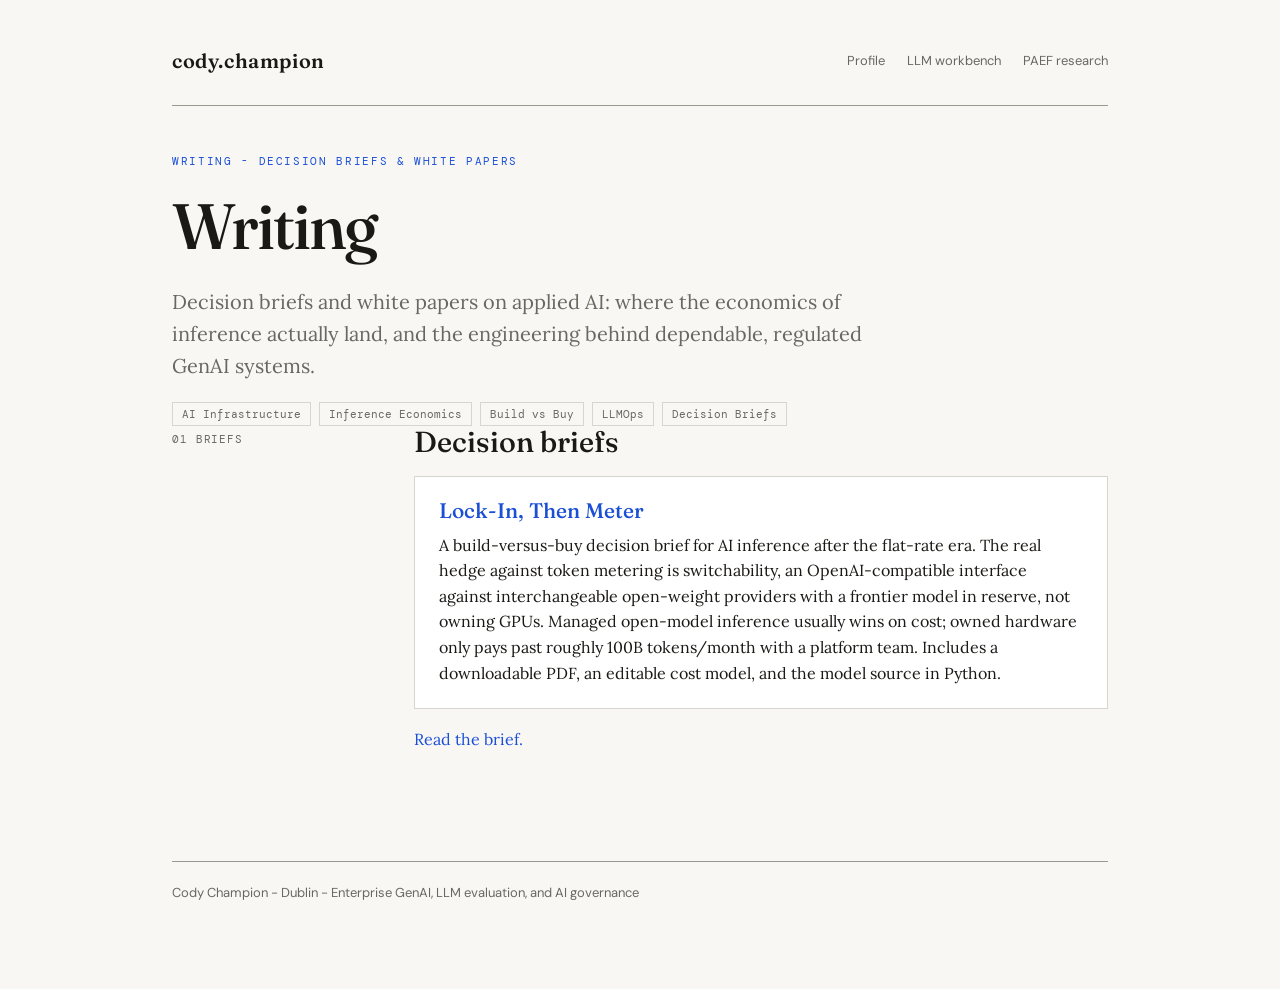
<file: writing/index.html>
<!doctype html>
<html lang="en">
<head>
<meta charset="utf-8">
<meta name="viewport" content="width=device-width, initial-scale=1">
<title>Writing | Cody Champion</title>
<meta name="description" content="Decision briefs and white papers on applied AI: infrastructure economics, build-versus-buy for inference, and the engineering behind regulated GenAI systems.">
<link rel="canonical" href="https://codychampion.bitsandbeakers.com/writing/">
<link rel="stylesheet" href="../pillar-page.css">
<link rel="preconnect" href="https://fonts.googleapis.com">
<link href="https://fonts.googleapis.com/css2?family=Fraunces:wght@400;500;600&family=Lora:wght@400;500&family=DM+Sans:wght@400;500;600&family=DM+Mono:wght@400;500&display=swap" rel="stylesheet">
</head>
<body>
<main class="page">
  <nav class="nav">
    <a class="brand" href="/">cody.champion</a>
    <div class="links">
      <a href="/">Profile</a>
      <a href="/projects/llm-eval-workbench">LLM workbench</a>
      <a href="/research/paef-contract-compliance">PAEF research</a>
    </div>
  </nav>
  <header class="hero">
    <div class="eyebrow">Writing - Decision Briefs &amp; White Papers</div>
    <h1>Writing</h1>
    <p class="deck">Decision briefs and white papers on applied AI: where the economics of inference actually land, and the engineering behind dependable, regulated GenAI systems.</p>
    <div class="tags">
      <span class="tag">AI Infrastructure</span><span class="tag">Inference Economics</span>
      <span class="tag">Build vs Buy</span><span class="tag">LLMOps</span>
      <span class="tag">Decision Briefs</span>
    </div>
  </header>
  <div class="layout">
    <aside class="rail">
      <a href="#briefs">01 Briefs</a>
    </aside>
    <article class="content">
      <section id="briefs">
        <h2>Decision briefs</h2>
        <div class="card">
          <h3 style="margin-top:0;"><a href="/writing/lock-in-then-meter/">Lock-In, Then Meter</a></h3>
          <p style="margin-bottom:0;">A build-versus-buy decision brief for AI inference after the flat-rate era. The real hedge against token metering is switchability, an OpenAI-compatible interface against interchangeable open-weight providers with a frontier model in reserve, not owning GPUs. Managed open-model inference usually wins on cost; owned hardware only pays past roughly 100B tokens/month with a platform team. Includes a downloadable PDF, an editable cost model, and the model source in Python.</p>
        </div>
        <p><a href="/writing/lock-in-then-meter/">Read the brief.</a></p>
      </section>
    </article>
  </div>
  <footer class="footer">Cody Champion - Dublin - Enterprise GenAI, LLM evaluation, and AI governance</footer>
</main>
</body>
</html>
</file>
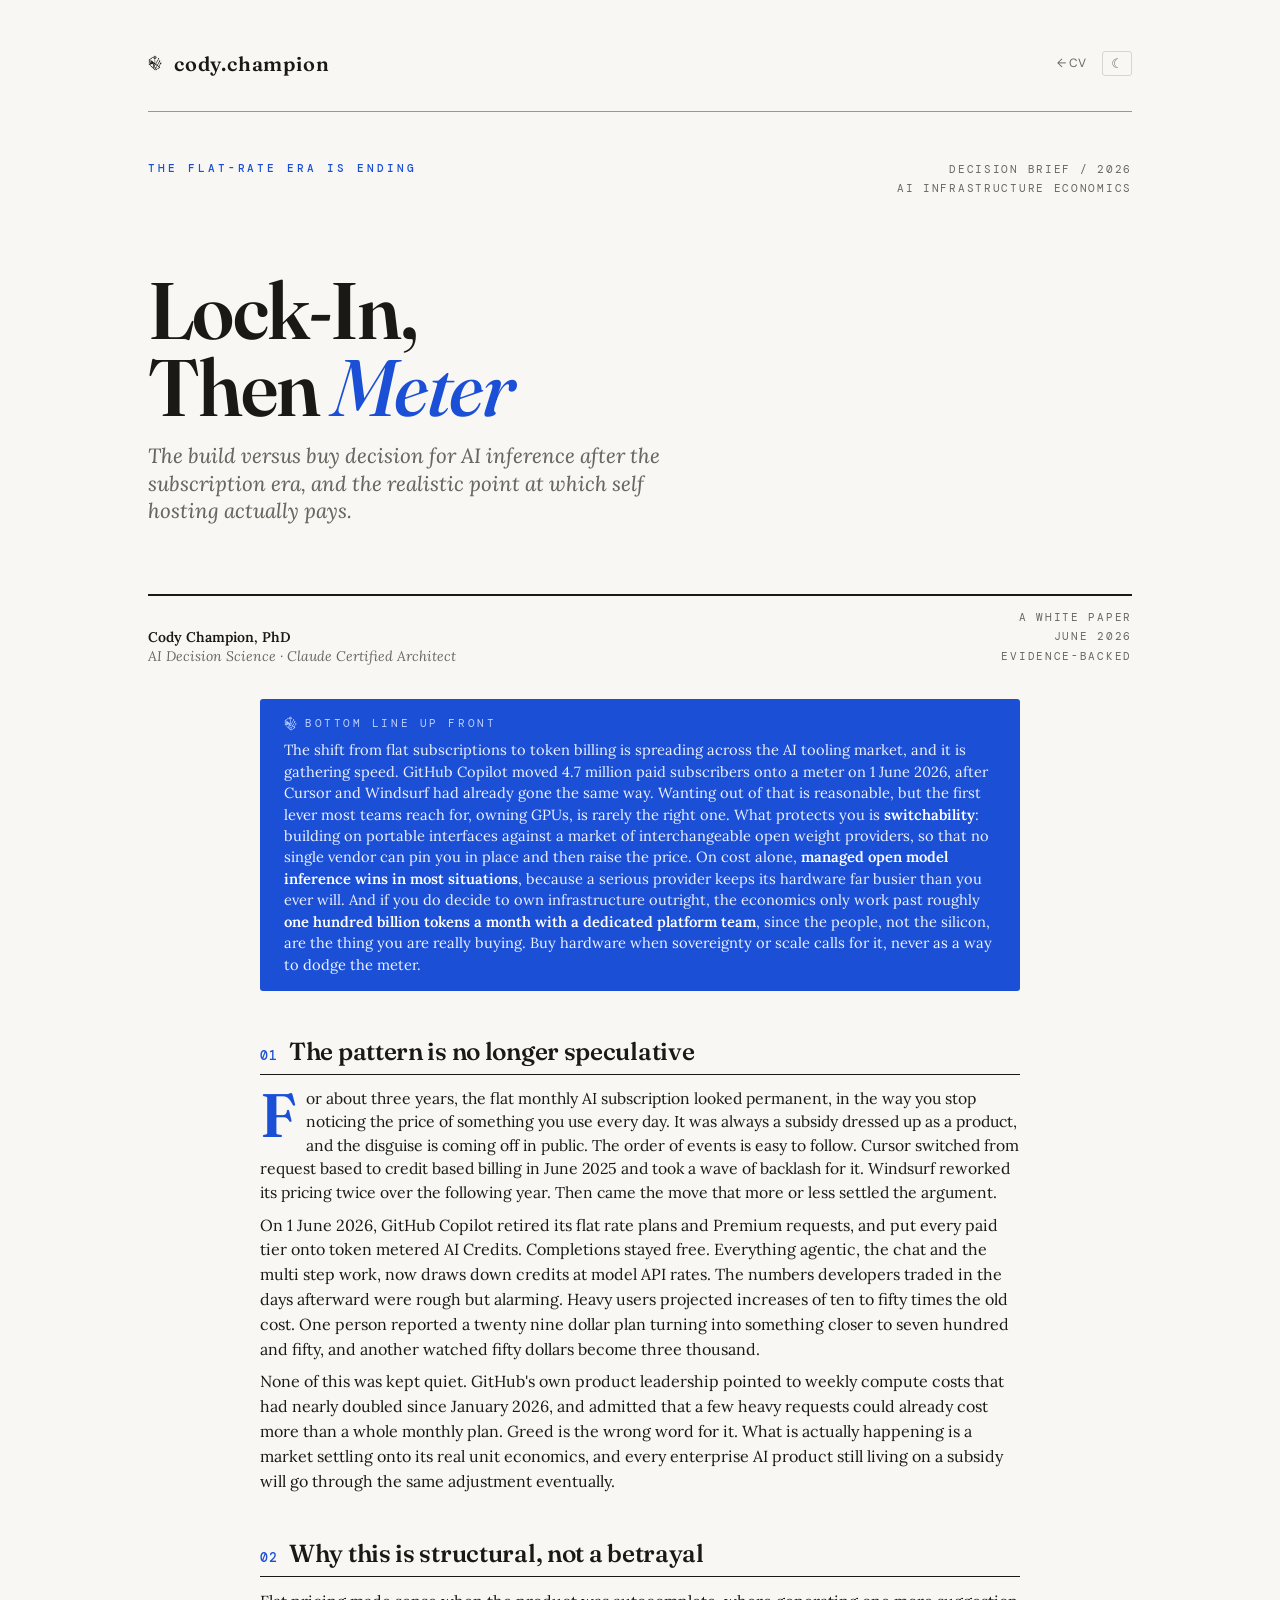
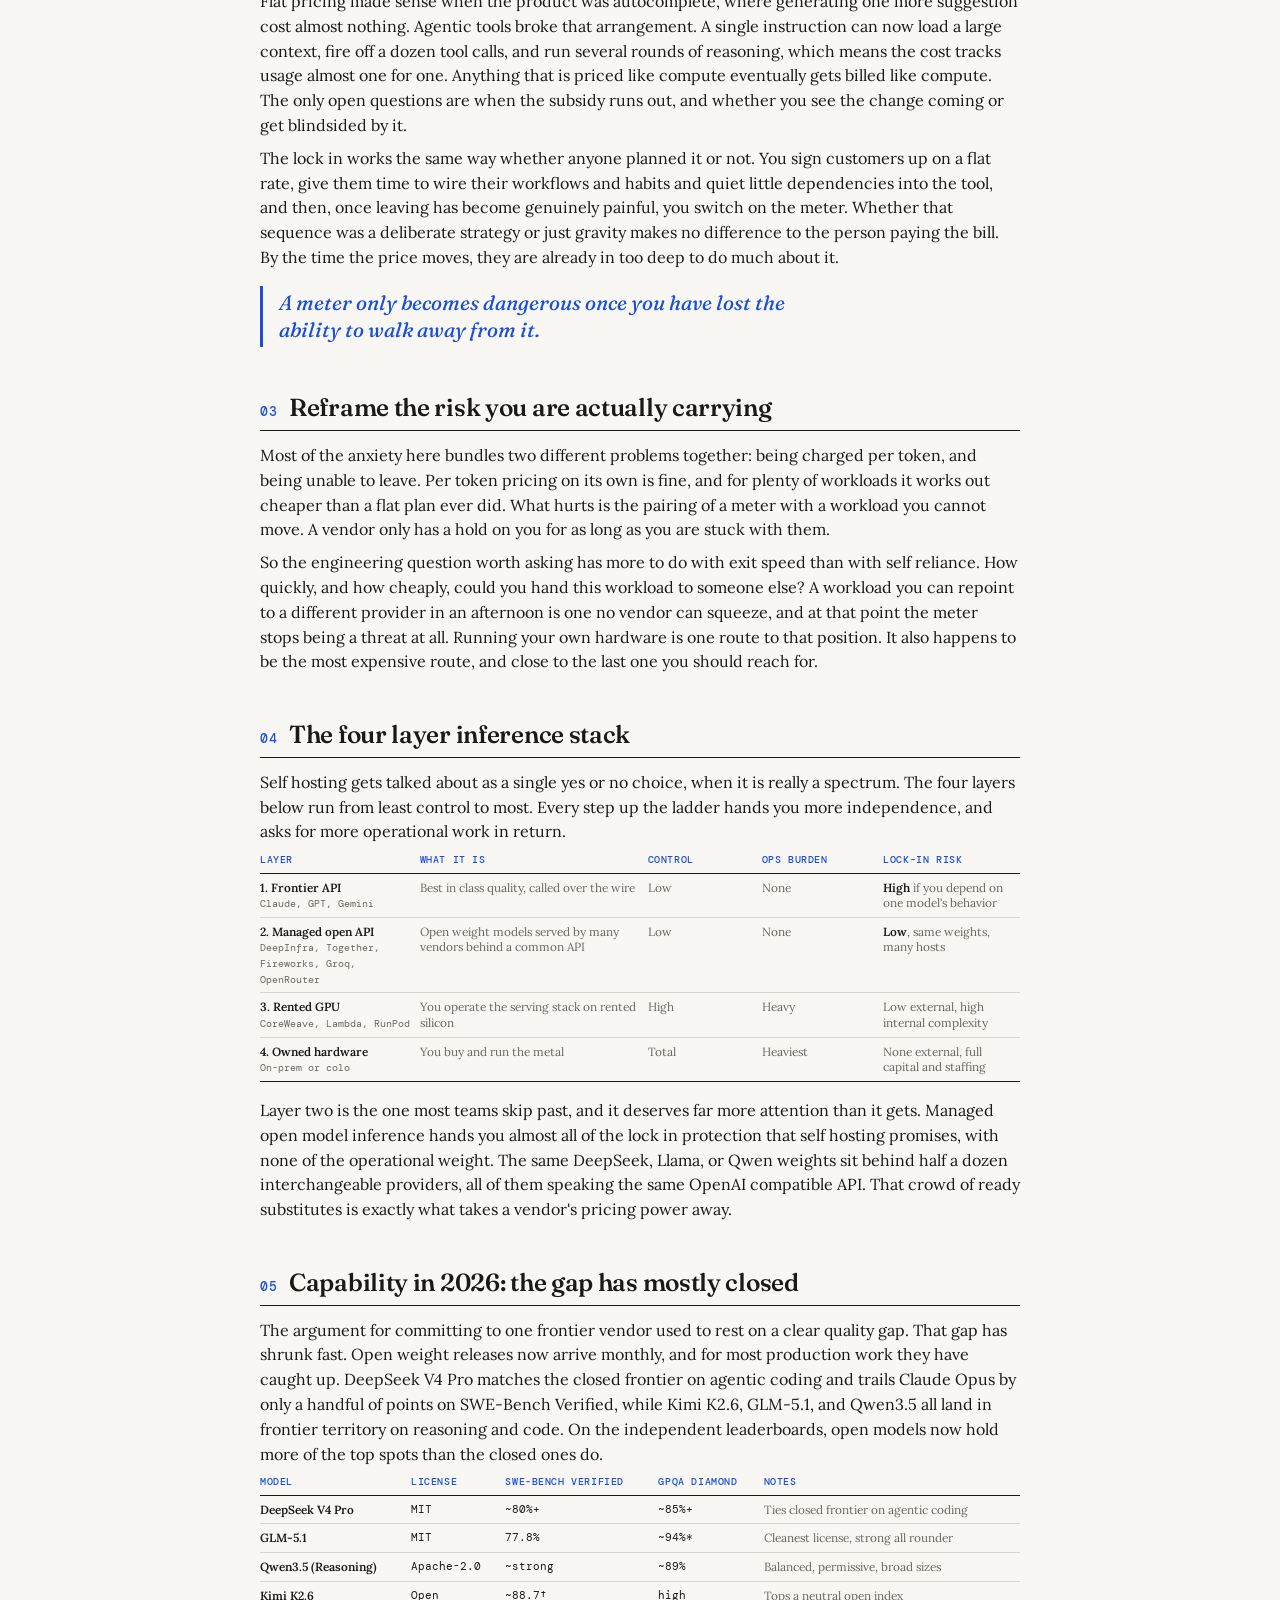
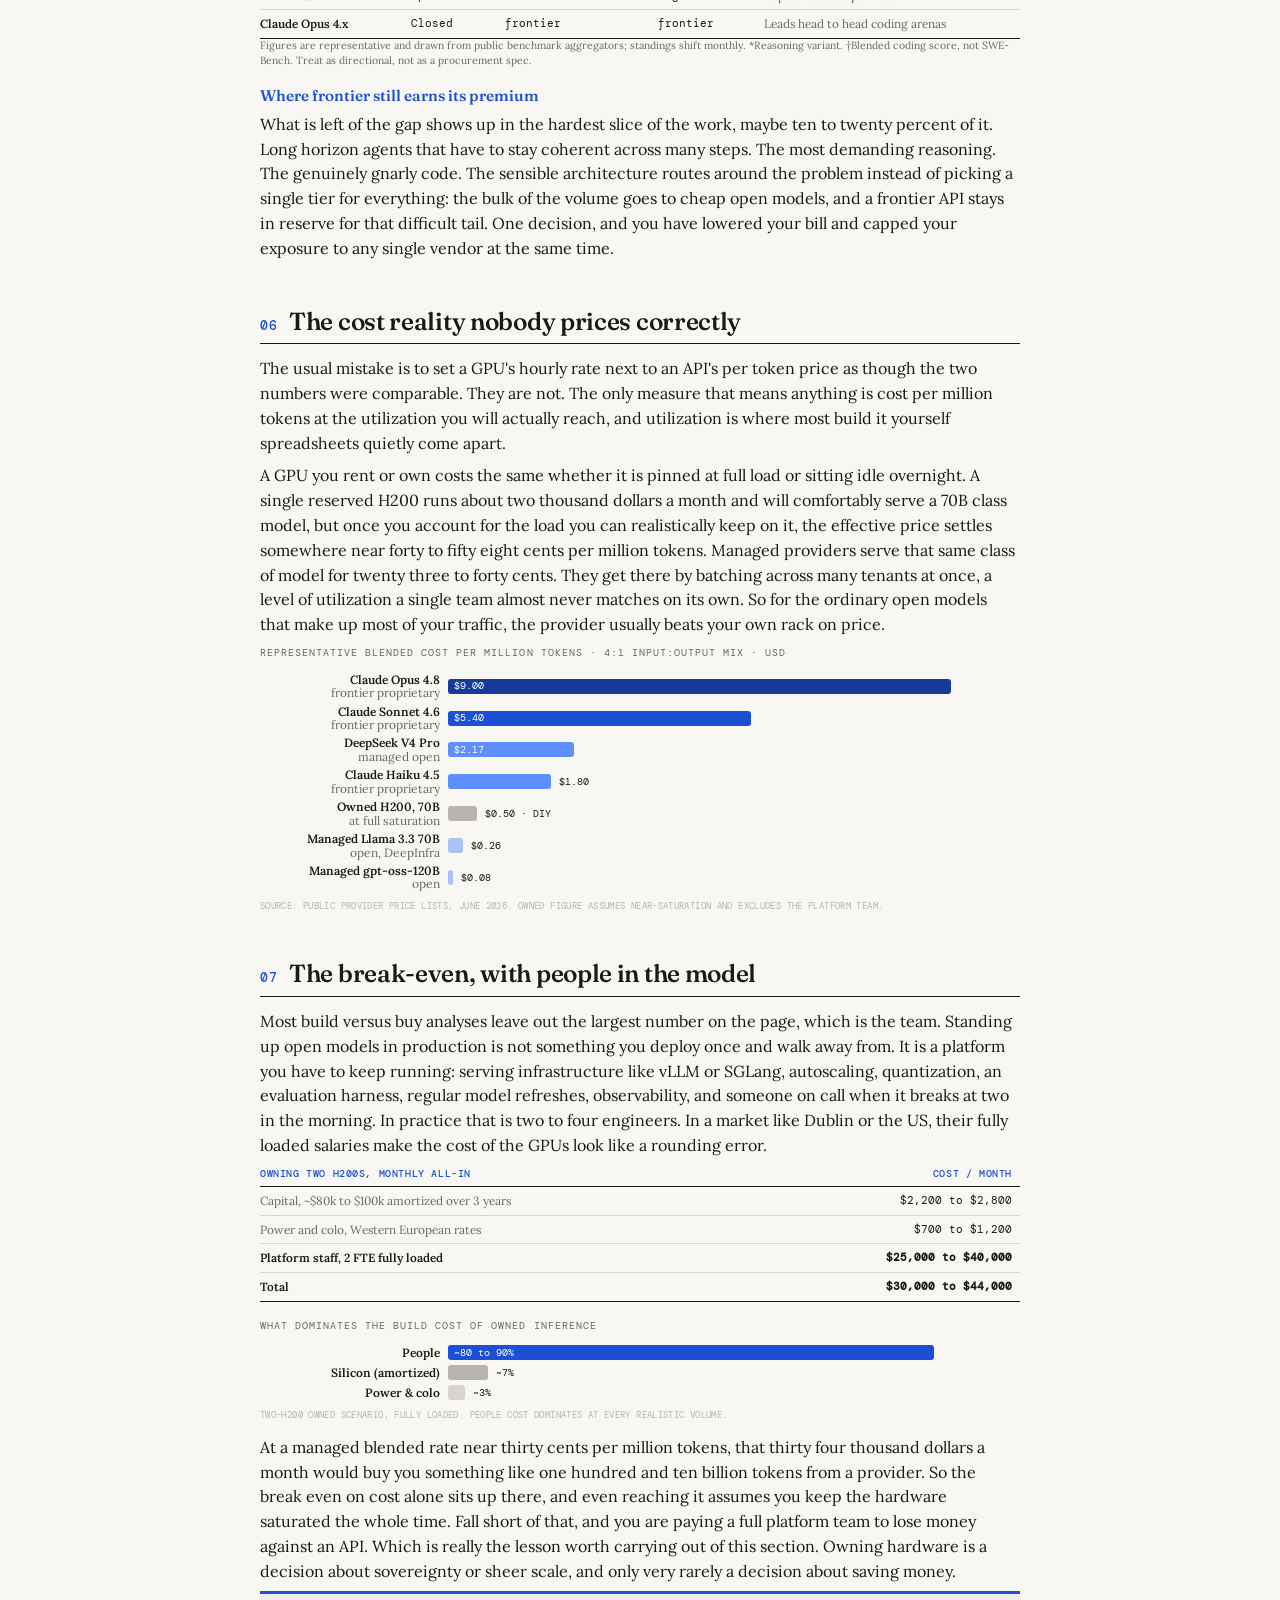
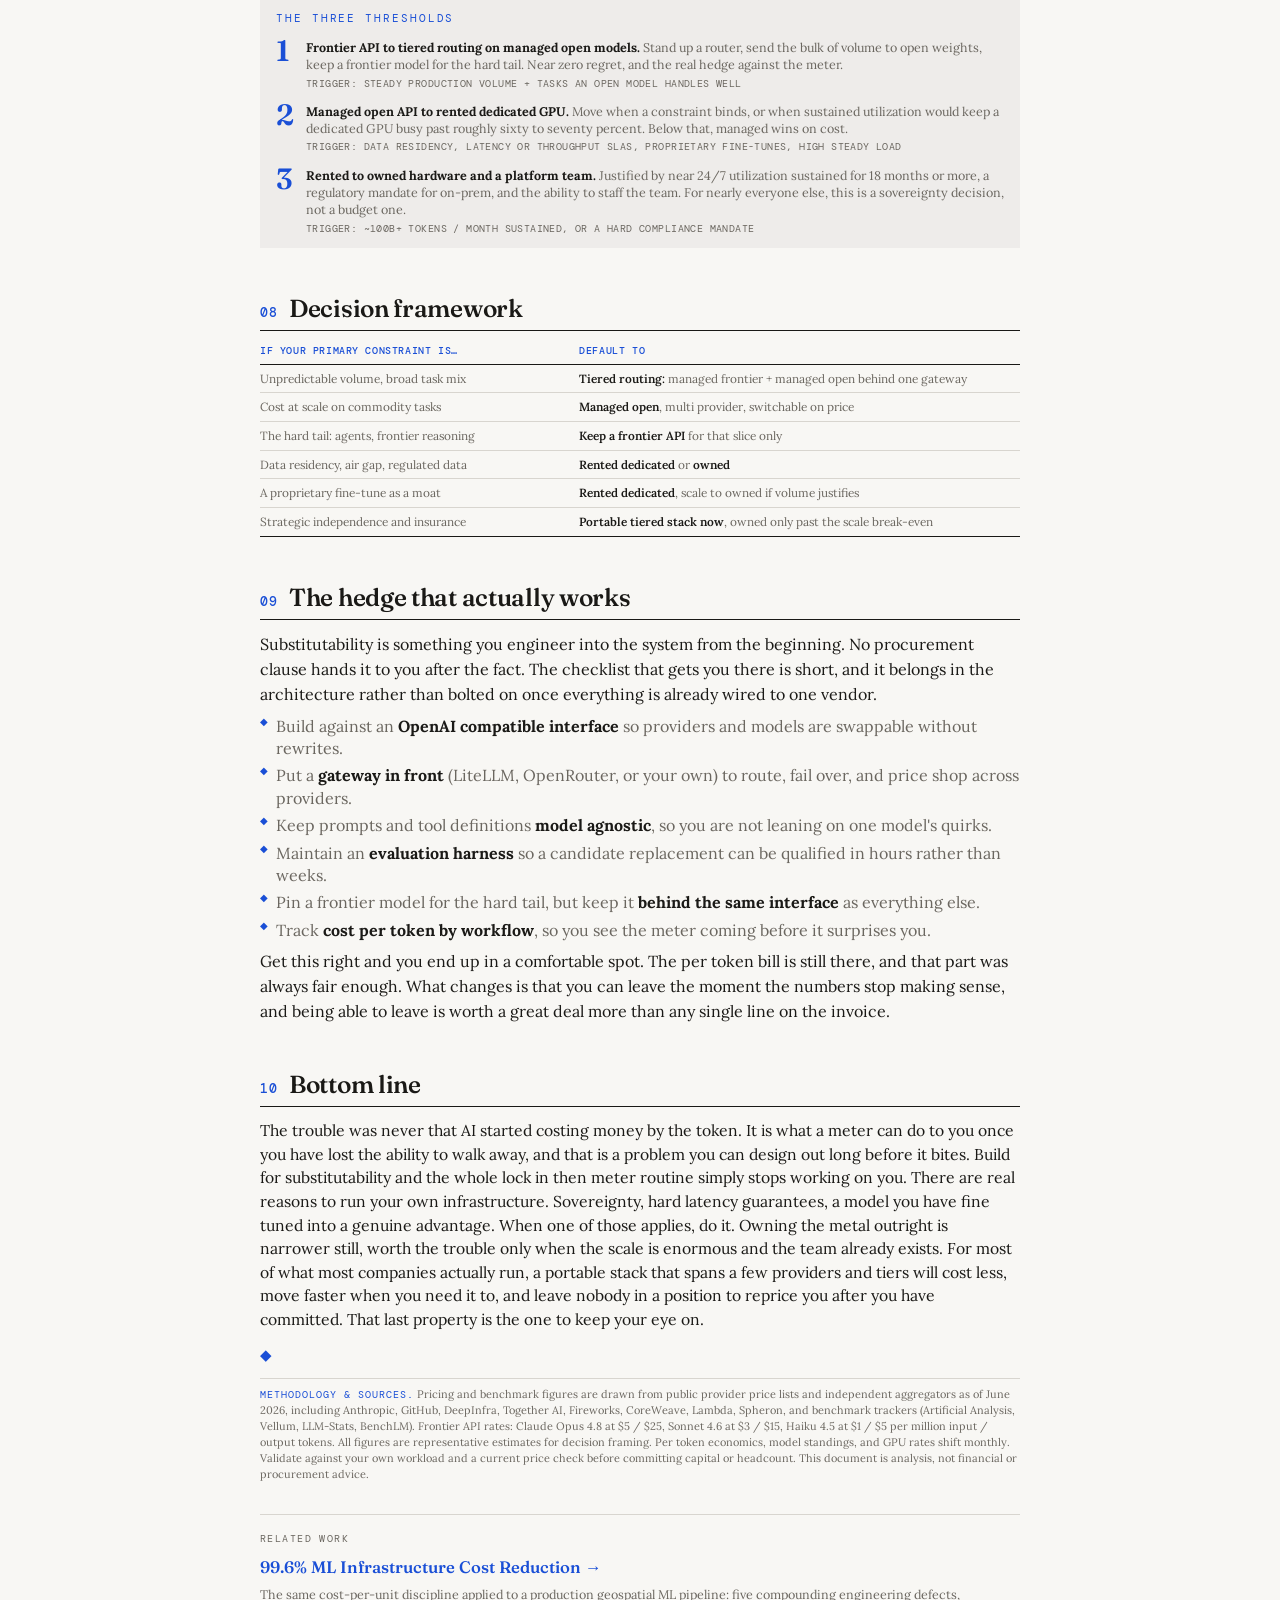
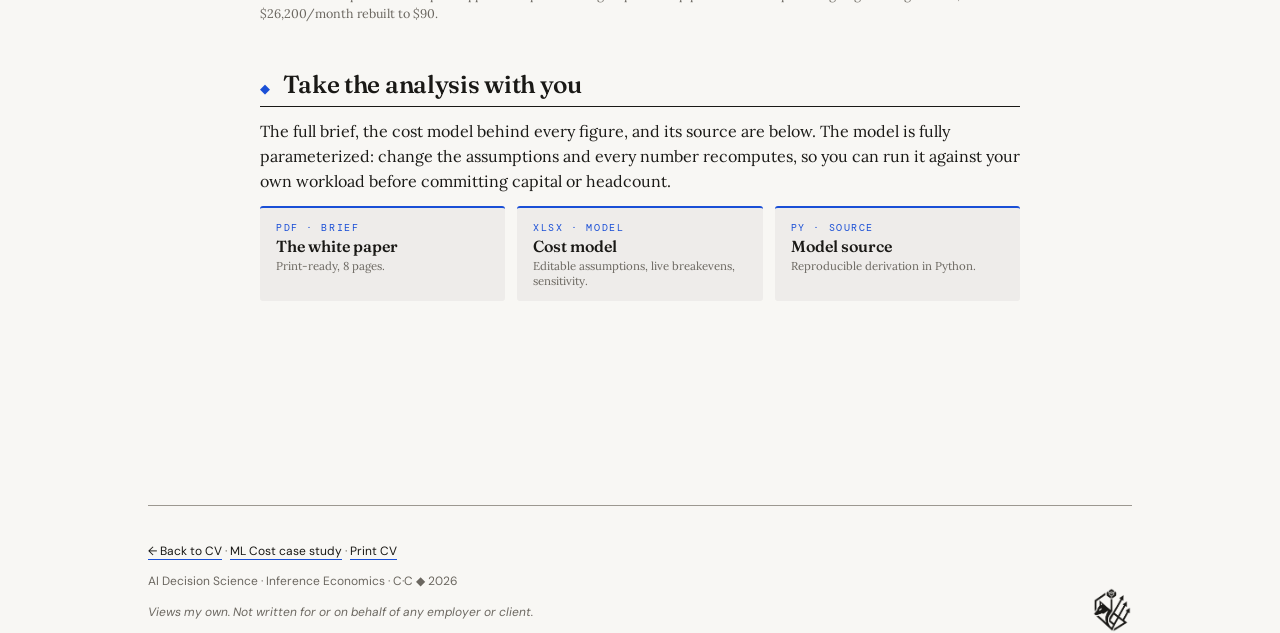
<file: writing/lock-in-then-meter/index.html>
<!doctype html>
<html lang="en" data-mode="signal">
<head>
<meta charset="utf-8">
<meta name="viewport" content="width=device-width, initial-scale=1">
<title>Lock-In, Then Meter | Cody Champion</title>
<meta name="description" content="A build-versus-buy decision brief for AI inference after the flat-rate era: where self-hosting actually pays, why switchability beats owning GPUs, and the realistic ~100B tokens/month break-even.">
<meta property="og:title" content="Lock-In, Then Meter | Cody Champion">
<meta property="og:description" content="The build-versus-buy decision for AI inference after the subscription era. Managed open-model inference usually wins on cost; owning hardware only pays past roughly 100B tokens/month with a platform team. The real hedge is switchability.">
<meta property="og:type" content="article">
<meta property="og:url" content="https://codychampion.bitsandbeakers.com/writing/lock-in-then-meter/">
<meta property="og:image" content="https://codychampion.bitsandbeakers.com/assets/lock-in-then-meter-og.png">
<meta property="og:image:width" content="1200">
<meta property="og:image:height" content="630">
<meta name="twitter:card" content="summary_large_image">
<meta name="twitter:title" content="Lock-In, Then Meter | Cody Champion">
<meta name="twitter:description" content="Build versus buy for AI inference after the flat-rate era. Switchability beats owning GPUs; owned hardware only pays past ~100B tokens/month.">
<meta name="twitter:image" content="https://codychampion.bitsandbeakers.com/assets/lock-in-then-meter-og.png">
<link rel="canonical" href="https://codychampion.bitsandbeakers.com/writing/lock-in-then-meter/">
<link rel="icon" href="../../assets/crest_dark.png">

<link rel="preconnect" href="https://fonts.googleapis.com">
<link rel="preconnect" href="https://fonts.gstatic.com" crossorigin>
<link href="https://fonts.googleapis.com/css2?family=Fraunces:ital,opsz,wght@0,9..144,400;0,9..144,500;0,9..144,600;1,9..144,400;1,9..144,500;1,9..144,600&family=Lora:ital,wght@0,400;0,500;1,400;1,500&family=DM+Sans:wght@400;500;600&family=DM+Mono:wght@400;500&display=swap" rel="stylesheet">

<style>
/* ============================================================
   Champion Design System : tokens.css (full)
   github.com/codychampion/design-system
   ============================================================ */
:root {
  --t-xs:10px; --t-sm:12px; --t-base:16px; --t-md:20px;
  --t-lg:25px; --t-xl:31px; --t-2xl:39px; --t-3xl:49px; --t-4xl:64px;
  --s-1:4px; --s-2:8px; --s-3:12px; --s-4:16px; --s-6:24px;
  --s-8:32px; --s-12:48px; --s-16:64px; --s-24:96px;
  --r-sm:3px; --r-md:6px; --r-lg:12px; --r-full:9999px;
  --easing:cubic-bezier(.16,1,.3,1); --dur-micro:200ms; --dur-comp:350ms;
  --shadow-1:0 1px 3px rgba(0,0,0,.12); --shadow-2:0 4px 12px rgba(0,0,0,.16); --shadow-3:0 16px 48px rgba(0,0,0,.24);
  --container:1280px; --readable:68ch;
}

:root, [data-mode="signal"] {
  --c-bg:#f8f7f4; --c-bg-subtle:#eeecea; --c-bg-raised:#ffffff;
  --c-border:#d8d5cf; --c-border-strong:#9c9890;
  --c-text:#1a1916; --c-text-subtle:#6b6760; --c-text-disabled:#b8b4ae;
  --c-accent:#1a4fd6; --c-accent-subtle:#eef2fc; --c-accent-text:#ffffff;
  --c-success:#1a7f4b; --c-warning:#a15f00; --c-danger:#c8342e;
  --font-display:"Fraunces",Georgia,"Times New Roman",serif;
  --font-body:"Lora",Georgia,serif;
  --font-ui:"DM Sans",system-ui,-apple-system,sans-serif;
  --font-mono:"DM Mono",ui-monospace,"SF Mono",monospace;
  --lh-body:1.55; --lh-display:1.05; --symbol:"◆";
  /* cost ramp: single-hue by magnitude (Tufte). neutral marks the DIY category. */
  --ramp-1:#16399c; --ramp-2:#1a4fd6; --ramp-3:#5d8fff; --ramp-4:#aac2f5; --ramp-n:#b8b4ae;
}
[data-mode="signal"][data-theme="dark"] {
  --c-bg:#1a1916; --c-bg-subtle:#232220; --c-bg-raised:#2a2825;
  --c-border:#3a3835; --c-border-strong:#5a5754;
  --c-text:#f0eee9; --c-text-subtle:#a89e8e; --c-text-disabled:#5a5754;
  --c-accent:#5d8fff; --c-accent-subtle:#1f2845; --c-accent-text:#1a1916;
  --c-success:#5dc287; --c-warning:#d59f4a; --c-danger:#e85f5f;
  --ramp-1:#aac2f5; --ramp-2:#5d8fff; --ramp-3:#3f6fd6; --ramp-4:#2c4f9c; --ramp-n:#5a5754;
}

*,*::before,*::after{box-sizing:border-box;}
html{scroll-behavior:smooth;}
body{margin:0;padding:0;background:var(--c-bg);color:var(--c-text);
  font-family:var(--font-body);font-size:var(--t-base);line-height:var(--lh-body);
  font-feature-settings:"kern","liga","calt","onum";
  -webkit-font-smoothing:antialiased;-moz-osx-font-smoothing:grayscale;}
a{color:var(--c-accent);text-decoration:none;}
a:hover{text-decoration:underline;text-decoration-thickness:1px;text-underline-offset:3px;}
code,kbd,samp{font-family:var(--font-mono);font-size:.92em;}
::selection{background:var(--c-accent);color:var(--c-accent-text);}
img,svg{max-width:100%;height:auto;}
@media(prefers-reduced-motion:reduce){*,*::before,*::after{animation-duration:.01ms!important;transition-duration:.01ms!important;}}

.mono{font-family:var(--font-mono);}
.disp{font-family:var(--font-display);}

/* ── PAGE SHELL ── */
.page{max-width:1080px;margin:0 auto;padding:var(--s-12) var(--s-12) 0;}

/* ── NAV (site-consistent, matches case studies) ── */
.nav-bar{display:flex;justify-content:space-between;align-items:center;padding-bottom:var(--s-8);font-family:var(--font-ui);font-size:var(--t-sm);color:var(--c-text-subtle);}
.nav-bar a{color:var(--c-text-subtle);}
.nav-bar a:hover{color:var(--c-text);text-decoration:none;}
.nav-bar__right{display:flex;align-items:center;gap:var(--s-4);}
.brand{display:flex;align-items:baseline;gap:var(--s-2);font-family:var(--font-display);font-weight:600;font-size:var(--t-md);color:var(--c-text);letter-spacing:.04em;}
.brand .crest{display:inline-block;width:14px;height:16px;background-color:var(--c-text);-webkit-mask:url('../../assets/crest_white.png') center/contain no-repeat;mask:url('../../assets/crest_white.png') center/contain no-repeat;vertical-align:-2px;margin-right:4px;}
.theme-toggle{background:none;border:1px solid var(--c-border);border-radius:var(--r-sm);color:var(--c-text-subtle);font-size:13px;line-height:1;padding:5px 8px;cursor:pointer;font-family:var(--font-ui);}
.theme-toggle:hover{color:var(--c-text);border-color:var(--c-border-strong);}

/* crest mask, recolorable (per system) */
.crest{display:inline-block;background-color:var(--c-accent);
  -webkit-mask:url('../../assets/crest_white.png') center/contain no-repeat; mask:url('../../assets/crest_white.png') center/contain no-repeat;}
.crest--ink{background-color:var(--c-text);}

/* eyebrow / mode-chip register */
.eyebrow{font-family:var(--font-mono);font-size:8.5pt;letter-spacing:.26em;
  text-transform:uppercase;color:var(--c-accent);font-weight:500;}
.kv{font-family:var(--font-mono);font-size:8pt;letter-spacing:.16em;
  text-transform:uppercase;color:var(--c-text-subtle);}

/* ===== COVER ===== */
.cover{position:relative;background:var(--c-bg);display:flex;flex-direction:column;overflow:hidden;
  border-top:1px solid var(--c-border-strong);padding-top:var(--s-12);}
.cover-top{display:flex;justify-content:space-between;align-items:flex-start;position:relative;z-index:2;}
.cover-top .crest{width:34px;height:39px;}
.cover-mid{margin-top:var(--s-16);position:relative;z-index:2;}
.cover h1{font-family:var(--font-display);font-weight:600;font-size:60pt;line-height:.96;
  letter-spacing:-.02em;margin:10px 0 0 0;color:var(--c-text);max-width:16ch;}
.cover h1 em{font-style:italic;font-weight:500;color:var(--c-accent);}
.cover .sub{font-family:var(--font-body);font-style:italic;font-weight:450;font-size:15.5pt;
  line-height:1.34;color:var(--c-text-subtle);max-width:46ch;margin-top:var(--s-4);}
.cover-foot{position:relative;z-index:2;display:flex;justify-content:space-between;align-items:flex-end;
  border-top:2px solid var(--c-text);padding-top:var(--s-3);margin-top:var(--s-12);}
.byline{margin-top:var(--s-2);font-size:10.5pt;line-height:1.4;font-family:var(--font-body);}
.byline strong{font-weight:600;}
.byline .sm{color:var(--c-text-subtle);font-style:italic;}
.cover-tag{text-align:right;line-height:1.85;}

/* ===== FLOW ===== */
.sheet{background:var(--c-bg);max-width:760px;margin:0 auto;padding:var(--s-8) 0 var(--s-24);}
section{margin-bottom:var(--s-3);}
.sec-head{display:grid;grid-template-columns:auto 1fr;align-items:baseline;gap:var(--s-3);
  margin:var(--s-12) 0 var(--s-3) 0;border-bottom:1.5px solid var(--c-text);padding-bottom:var(--s-2);}
.sec-num{font-family:var(--font-mono);font-size:9.5pt;font-weight:500;color:var(--c-accent);letter-spacing:.04em;}
.sec-head h2{font-family:var(--font-display);font-weight:560;font-size:18.5pt;line-height:1.04;
  letter-spacing:-.012em;margin:0;color:var(--c-text);}
.sheet h3{font-family:var(--font-display);font-weight:560;font-size:11.5pt;margin:var(--s-4) 0 var(--s-1) 0;color:var(--c-accent);}
.sheet p{margin:0 0 var(--s-2) 0;max-width:none;}
.sheet strong{font-weight:600;color:var(--c-text);}
.sheet em{font-style:italic;}
p.lead{font-size:11.8pt;line-height:1.5;color:var(--c-text);}
.drop::first-letter{font-family:var(--font-display);font-weight:600;float:left;font-size:46pt;
  line-height:.74;padding:6px 10px 0 0;color:var(--c-accent);}

/* BLUF: the one striking element on the page, a solid signal-blue field */
.bluf{background:var(--c-accent);color:var(--c-accent-text);padding:var(--s-4) var(--s-6);
  border-radius:var(--r-sm);margin:0 0 var(--s-2) 0;}
.bluf .tag{display:flex;align-items:center;gap:var(--s-2);font-family:var(--font-mono);font-size:8pt;
  letter-spacing:.24em;text-transform:uppercase;color:#bcd0ff;margin-bottom:var(--s-2);}
.bluf .tag .crest{width:13px;height:15px;background-color:#bcd0ff;}
.bluf p{font-family:var(--font-body);font-size:11pt;line-height:1.46;margin:0;color:#eef2fc;max-width:none;}
.bluf strong{color:#fff;font-weight:600;}

/* tables: hairlines, data-ink, no card chrome */
.tbl-wrap{margin:var(--s-2) 0 var(--s-4) 0;}
.sheet table{width:100%;border-collapse:collapse;font-size:8.9pt;}
.sheet th{font-family:var(--font-mono);font-size:7.4pt;letter-spacing:.06em;text-transform:uppercase;
  text-align:left;color:var(--c-accent);border-bottom:1.5px solid var(--c-text);padding:0 var(--s-2) 5px 0;vertical-align:bottom;font-weight:500;}
.sheet td{padding:6px var(--s-2) 6px 0;border-bottom:1px solid var(--c-border);vertical-align:top;line-height:1.32;color:var(--c-text-subtle);}
.sheet td strong{color:var(--c-text);}
.sheet td.num{font-family:var(--font-mono);font-size:8.4pt;white-space:nowrap;color:var(--c-text);}
.sheet tr:last-child td{border-bottom:1.5px solid var(--c-text);}
.tw{table-layout:fixed;}
.subnote{font-size:7.8pt;color:var(--c-text-subtle);margin-top:5px;line-height:1.4;max-width:none;}

/* viz: editorial, single-hue ramp, direct value labels, source line subtle */
.viz{margin:var(--s-2) 0 var(--s-3) 0;}
.viz-title{font-family:var(--font-mono);font-size:7.6pt;letter-spacing:.1em;text-transform:uppercase;
  color:var(--c-text-subtle);margin-bottom:var(--s-3);}
.bar-row{display:grid;grid-template-columns:180px 1fr;align-items:center;gap:var(--s-2);margin-bottom:5px;}
.bar-lab{font-size:9pt;color:var(--c-text-subtle);text-align:right;line-height:1.12;}
.bar-lab b{color:var(--c-text);font-weight:600;}
.bar-track{display:flex;align-items:center;gap:var(--s-2);height:15px;}
.bar{height:15px;border-radius:var(--r-sm);display:flex;align-items:center;flex:0 0 auto;}
.bar .inlbl{font-family:var(--font-mono);font-size:7.6pt;color:#fff;padding-left:6px;white-space:nowrap;}
.barval{font-family:var(--font-mono);font-size:7.6pt;color:var(--c-text);white-space:nowrap;flex:0 0 auto;}
.src{font-family:var(--font-mono);font-size:7pt;letter-spacing:.04em;color:var(--c-text-disabled);margin-top:var(--s-2);text-transform:uppercase;}

/* three thresholds: bg-subtle field + top accent rule, no box chrome */
.frame{background:var(--c-bg-subtle);border-top:3px solid var(--c-accent);padding:var(--s-4) var(--s-4) var(--s-3);
  margin:var(--s-2) 0 var(--s-3) 0;}
.frame .ft{font-family:var(--font-mono);font-size:8pt;letter-spacing:.18em;text-transform:uppercase;
  color:var(--c-accent);margin-bottom:var(--s-3);}
.thresh{display:grid;grid-template-columns:auto 1fr;gap:var(--s-3);align-items:start;}
.thresh .tn{font-family:var(--font-display);font-weight:600;font-size:22pt;color:var(--c-accent);line-height:.8;}
.thresh .td2{font-size:9.4pt;line-height:1.38;color:var(--c-text-subtle);max-width:none;}
.thresh .td2 b{color:var(--c-text);}
.thresh .trig{font-family:var(--font-mono);font-size:7.6pt;color:var(--c-text-subtle);
  text-transform:uppercase;letter-spacing:.04em;}

.pull{font-family:var(--font-display);font-style:italic;font-weight:450;font-size:15.5pt;
  line-height:1.3;color:var(--c-accent);border-left:3px solid var(--c-accent);
  padding:var(--s-1) 0 var(--s-1) var(--s-4);margin:var(--s-4) 0;max-width:42ch;}

ul.tight{margin:var(--s-1) 0 var(--s-2) 0;padding-left:0;list-style:none;}
ul.tight li{position:relative;padding-left:var(--s-4);margin-bottom:5px;line-height:1.4;color:var(--c-text-subtle);}
ul.tight li::before{content:"\25C6";position:absolute;left:0;top:0;color:var(--c-accent);font-size:7.5pt;}
ul.tight li b{color:var(--c-text);}

.endmark{font-size:11pt;color:var(--c-accent);margin-top:var(--s-3);}
.note{font-size:8.2pt;line-height:1.45;color:var(--c-text-subtle);border-top:1px solid var(--c-border);
  padding-top:var(--s-2);margin-top:var(--s-3);max-width:none;}
.note .lbl{font-family:var(--font-mono);font-size:7.4pt;letter-spacing:.1em;color:var(--c-accent);text-transform:uppercase;}

/* related cross-link card */
.related{border-top:1px solid var(--c-border);margin-top:var(--s-8);padding-top:var(--s-4);}
.related .rk{font-family:var(--font-mono);font-size:7.6pt;letter-spacing:.14em;text-transform:uppercase;color:var(--c-text-subtle);margin-bottom:var(--s-2);}
.related a{font-family:var(--font-display);font-size:12.5pt;font-weight:560;color:var(--c-accent);}
.related p{font-size:9.4pt;color:var(--c-text-subtle);margin-top:var(--s-1);}

/* downloads: top accent rule, low radius, no decorative chrome */
.downloads{display:grid;grid-template-columns:repeat(3,1fr);gap:var(--s-3);margin-top:var(--s-3);}
.dl{display:flex;flex-direction:column;gap:3px;padding:var(--s-3) var(--s-4);background:var(--c-bg-subtle);
  border-top:2px solid var(--c-accent);border-radius:var(--r-sm);text-decoration:none;color:var(--c-text);
  transition:background var(--dur-micro) var(--easing),transform var(--dur-micro) var(--easing);}
.dl:hover{background:var(--c-accent-subtle);transform:translateY(-1px);text-decoration:none;}
.dl-k{font-family:var(--font-mono);font-size:7.4pt;letter-spacing:.16em;text-transform:uppercase;color:var(--c-accent);}
.dl-t{font-family:var(--font-display);font-weight:560;font-size:12pt;line-height:1.1;color:var(--c-text);}
.dl-d{font-size:8.6pt;color:var(--c-text-subtle);line-height:1.3;}

/* ── FOOTER (site-consistent, matches case studies) ── */
.foot{margin-top:var(--s-24);padding-top:var(--s-6);border-top:1px solid var(--c-border-strong);display:flex;justify-content:space-between;align-items:end;gap:var(--s-6);font-family:var(--font-ui);font-size:var(--t-sm);color:var(--c-text-subtle);}
.foot a{color:var(--c-text);text-decoration:underline;text-underline-offset:4px;text-decoration-color:var(--c-accent);}
.foot__disclaimer{margin-top:var(--s-2);color:var(--c-text-subtle);font-style:italic;}
.foot__crest{width:40px;height:46px;flex-shrink:0;background-color:var(--c-text);-webkit-mask:url('../../assets/crest_white.png') center/contain no-repeat;mask:url('../../assets/crest_white.png') center/contain no-repeat;}

/* ── RESPONSIVE ── */
@media(max-width:720px){
  .page{padding:var(--s-6) var(--s-4) 0;}
  .cover{padding-top:var(--s-8);}
  .cover-mid{margin-top:var(--s-12);}
  .cover h1{font-size:46pt;}
  .cover .sub{font-size:14pt;}
  .sheet{padding:var(--s-6) 0 var(--s-16);}
  .sec-head h2{font-size:16.5pt;}
  .tbl-wrap{overflow-x:auto;-webkit-overflow-scrolling:touch;}
  .sheet table{min-width:560px;}
}
@media(max-width:480px){
  .cover h1{font-size:36pt;max-width:none;}
  .cover .sub{font-size:12.5pt;}
  .cover-foot{flex-direction:column;align-items:flex-start;gap:14px;}
  .cover-tag{text-align:left;}
  .bluf{padding:20px;}
  .bar-row{grid-template-columns:1fr;gap:3px;margin-bottom:12px;}
  .bar-lab{text-align:left;}
  .drop::first-letter{font-size:40pt;}
  .downloads{grid-template-columns:1fr;}
  .foot{flex-direction:column;align-items:flex-start;gap:var(--s-4);}
}
@media(max-width:360px){
  .page{padding:var(--s-6) var(--s-3) 0;}
  .cover h1{font-size:31pt;}
}
</style>
</head>
<body>

<div class="page">

  <div class="nav-bar">
    <div class="brand"><span class="crest"></span>cody.champion</div>
    <div class="nav-bar__right">
      <a href="/">← CV</a>
      <button class="theme-toggle" data-theme-toggle type="button" aria-label="Toggle theme">☀</button>
    </div>
  </div>

  <div class="cover">
    <div class="cover-top">
      <span class="eyebrow">The flat-rate era is ending</span>
      <div class="kv" style="text-align:right;line-height:1.8">Decision Brief / 2026<br>AI Infrastructure Economics</div>
    </div>
    <div class="cover-mid">
      <h1>Lock-In,<br>Then <em>Meter</em></h1>
      <p class="sub">The build versus buy decision for AI inference after the subscription era, and the realistic point at which self hosting actually pays.</p>
    </div>
    <div class="cover-foot">
      <div>
        <div class="byline"><strong>Cody Champion, PhD</strong><br><span class="sm">AI Decision Science &middot; Claude Certified Architect</span></div>
      </div>
      <div class="cover-tag kv">A white paper<br>June 2026<br>Evidence-backed</div>
    </div>
  </div>

  <div class="sheet">

    <div class="bluf">
      <span class="tag"><span class="crest"></span>Bottom Line Up Front</span>
      <p>The shift from flat subscriptions to token billing is spreading across the AI tooling market, and it is gathering speed. GitHub Copilot moved 4.7 million paid subscribers onto a meter on 1 June 2026, after Cursor and Windsurf had already gone the same way. Wanting out of that is reasonable, but the first lever most teams reach for, owning GPUs, is rarely the right one. What protects you is <strong>switchability</strong>: building on portable interfaces against a market of interchangeable open weight providers, so that no single vendor can pin you in place and then raise the price. On cost alone, <strong>managed open model inference wins in most situations</strong>, because a serious provider keeps its hardware far busier than you ever will. And if you do decide to own infrastructure outright, the economics only work past roughly <strong>one hundred billion tokens a month with a dedicated platform team</strong>, since the people, not the silicon, are the thing you are really buying. Buy hardware when sovereignty or scale calls for it, never as a way to dodge the meter.</p>
    </div>

    <section>
      <div class="sec-head"><span class="sec-num">01</span><h2>The pattern is no longer speculative</h2></div>
      <p class="lead drop">For about three years, the flat monthly AI subscription looked permanent, in the way you stop noticing the price of something you use every day. It was always a subsidy dressed up as a product, and the disguise is coming off in public. The order of events is easy to follow. Cursor switched from request based to credit based billing in June 2025 and took a wave of backlash for it. Windsurf reworked its pricing twice over the following year. Then came the move that more or less settled the argument.</p>
      <p>On 1 June 2026, GitHub Copilot retired its flat rate plans and Premium requests, and put every paid tier onto token metered AI Credits. Completions stayed free. Everything agentic, the chat and the multi step work, now draws down credits at model API rates. The numbers developers traded in the days afterward were rough but alarming. Heavy users projected increases of ten to fifty times the old cost. One person reported a twenty nine dollar plan turning into something closer to seven hundred and fifty, and another watched fifty dollars become three thousand.</p>
      <p>None of this was kept quiet. GitHub's own product leadership pointed to weekly compute costs that had nearly doubled since January 2026, and admitted that a few heavy requests could already cost more than a whole monthly plan. Greed is the wrong word for it. What is actually happening is a market settling onto its real unit economics, and every enterprise AI product still living on a subsidy will go through the same adjustment eventually.</p>
    </section>

    <section>
      <div class="sec-head"><span class="sec-num">02</span><h2>Why this is structural, not a betrayal</h2></div>
      <p>Flat pricing made sense when the product was autocomplete, where generating one more suggestion cost almost nothing. Agentic tools broke that arrangement. A single instruction can now load a large context, fire off a dozen tool calls, and run several rounds of reasoning, which means the cost tracks usage almost one for one. Anything that is priced like compute eventually gets billed like compute. The only open questions are when the subsidy runs out, and whether you see the change coming or get blindsided by it.</p>
      <p>The lock in works the same way whether anyone planned it or not. You sign customers up on a flat rate, give them time to wire their workflows and habits and quiet little dependencies into the tool, and then, once leaving has become genuinely painful, you switch on the meter. Whether that sequence was a deliberate strategy or just gravity makes no difference to the person paying the bill. By the time the price moves, they are already in too deep to do much about it.</p>
      <div class="pull">A meter only becomes dangerous once you have lost the ability to walk away from it.</div>
    </section>

    <section>
      <div class="sec-head"><span class="sec-num">03</span><h2>Reframe the risk you are actually carrying</h2></div>
      <p>Most of the anxiety here bundles two different problems together: being charged per token, and being unable to leave. Per token pricing on its own is fine, and for plenty of workloads it works out cheaper than a flat plan ever did. What hurts is the pairing of a meter with a workload you cannot move. A vendor only has a hold on you for as long as you are stuck with them.</p>
      <p>So the engineering question worth asking has more to do with exit speed than with self reliance. How quickly, and how cheaply, could you hand this workload to someone else? A workload you can repoint to a different provider in an afternoon is one no vendor can squeeze, and at that point the meter stops being a threat at all. Running your own hardware is one route to that position. It also happens to be the most expensive route, and close to the last one you should reach for.</p>
    </section>

    <section>
      <div class="sec-head"><span class="sec-num">04</span><h2>The four layer inference stack</h2></div>
      <p>Self hosting gets talked about as a single yes or no choice, when it is really a spectrum. The four layers below run from least control to most. Every step up the ladder hands you more independence, and asks for more operational work in return.</p>
      <div class="tbl-wrap"><table class="tw">
        <colgroup><col style="width:21%"><col style="width:30%"><col style="width:15%"><col style="width:16%"><col style="width:18%"></colgroup>
        <thead><tr><th>Layer</th><th>What it is</th><th>Control</th><th>Ops burden</th><th>Lock-in risk</th></tr></thead>
        <tbody>
          <tr><td><strong>1. Frontier API</strong><br><span class="mono" style="font-size:7.2pt;color:var(--c-text-subtle)">Claude, GPT, Gemini</span></td><td>Best in class quality, called over the wire</td><td>Low</td><td>None</td><td><strong>High</strong> if you depend on one model's behavior</td></tr>
          <tr><td><strong>2. Managed open API</strong><br><span class="mono" style="font-size:7.2pt;color:var(--c-text-subtle)">DeepInfra, Together, Fireworks, Groq, OpenRouter</span></td><td>Open weight models served by many vendors behind a common API</td><td>Low</td><td>None</td><td><strong>Low</strong>, same weights, many hosts</td></tr>
          <tr><td><strong>3. Rented GPU</strong><br><span class="mono" style="font-size:7.2pt;color:var(--c-text-subtle)">CoreWeave, Lambda, RunPod</span></td><td>You operate the serving stack on rented silicon</td><td>High</td><td>Heavy</td><td>Low external, high internal complexity</td></tr>
          <tr><td><strong>4. Owned hardware</strong><br><span class="mono" style="font-size:7.2pt;color:var(--c-text-subtle)">On-prem or colo</span></td><td>You buy and run the metal</td><td>Total</td><td>Heaviest</td><td>None external, full capital and staffing</td></tr>
        </tbody>
      </table></div>
      <p>Layer two is the one most teams skip past, and it deserves far more attention than it gets. Managed open model inference hands you almost all of the lock in protection that self hosting promises, with none of the operational weight. The same DeepSeek, Llama, or Qwen weights sit behind half a dozen interchangeable providers, all of them speaking the same OpenAI compatible API. That crowd of ready substitutes is exactly what takes a vendor's pricing power away.</p>
    </section>

    <section>
      <div class="sec-head"><span class="sec-num">05</span><h2>Capability in 2026: the gap has mostly closed</h2></div>
      <p>The argument for committing to one frontier vendor used to rest on a clear quality gap. That gap has shrunk fast. Open weight releases now arrive monthly, and for most production work they have caught up. DeepSeek V4 Pro matches the closed frontier on agentic coding and trails Claude Opus by only a handful of points on SWE-Bench Verified, while Kimi K2.6, GLM-5.1, and Qwen3.5 all land in frontier territory on reasoning and code. On the independent leaderboards, open models now hold more of the top spots than the closed ones do.</p>
      <div class="tbl-wrap"><table>
        <thead><tr><th>Model</th><th>License</th><th>SWE-Bench Verified</th><th>GPQA Diamond</th><th>Notes</th></tr></thead>
        <tbody>
          <tr><td><strong>DeepSeek V4 Pro</strong></td><td class="num">MIT</td><td class="num">~80%+</td><td class="num">~85%+</td><td>Ties closed frontier on agentic coding</td></tr>
          <tr><td><strong>GLM-5.1</strong></td><td class="num">MIT</td><td class="num">77.8%</td><td class="num">~94%*</td><td>Cleanest license, strong all rounder</td></tr>
          <tr><td><strong>Qwen3.5 (Reasoning)</strong></td><td class="num">Apache-2.0</td><td class="num">~strong</td><td class="num">~89%</td><td>Balanced, permissive, broad sizes</td></tr>
          <tr><td><strong>Kimi K2.6</strong></td><td class="num">Open</td><td class="num">~88.7&dagger;</td><td class="num">high</td><td>Tops a neutral open index</td></tr>
          <tr><td style="color:var(--c-accent)"><strong>Claude Opus 4.x</strong></td><td class="num">Closed</td><td class="num">frontier</td><td class="num">frontier</td><td>Leads head to head coding arenas</td></tr>
        </tbody>
      </table>
      <p class="subnote">Figures are representative and drawn from public benchmark aggregators; standings shift monthly. *Reasoning variant. &dagger;Blended coding score, not SWE-Bench. Treat as directional, not as a procurement spec.</p></div>
      <h3>Where frontier still earns its premium</h3>
      <p>What is left of the gap shows up in the hardest slice of the work, maybe ten to twenty percent of it. Long horizon agents that have to stay coherent across many steps. The most demanding reasoning. The genuinely gnarly code. The sensible architecture routes around the problem instead of picking a single tier for everything: the bulk of the volume goes to cheap open models, and a frontier API stays in reserve for that difficult tail. One decision, and you have lowered your bill and capped your exposure to any single vendor at the same time.</p>
    </section>

    <section>
      <div class="sec-head"><span class="sec-num">06</span><h2>The cost reality nobody prices correctly</h2></div>
      <p>The usual mistake is to set a GPU's hourly rate next to an API's per token price as though the two numbers were comparable. They are not. The only measure that means anything is cost per million tokens at the utilization you will actually reach, and utilization is where most build it yourself spreadsheets quietly come apart.</p>
      <p>A GPU you rent or own costs the same whether it is pinned at full load or sitting idle overnight. A single reserved H200 runs about two thousand dollars a month and will comfortably serve a 70B class model, but once you account for the load you can realistically keep on it, the effective price settles somewhere near forty to fifty eight cents per million tokens. Managed providers serve that same class of model for twenty three to forty cents. They get there by batching across many tenants at once, a level of utilization a single team almost never matches on its own. So for the ordinary open models that make up most of your traffic, the provider usually beats your own rack on price.</p>

      <div class="viz">
        <div class="viz-title">Representative blended cost per million tokens &middot; 4:1 input:output mix &middot; USD</div>
        <div class="bar-row"><div class="bar-lab"><b>Claude Opus 4.8</b><br>frontier proprietary</div><div class="bar-track"><div class="bar" style="width:88%;background:var(--ramp-1)"><span class="inlbl">$9.00</span></div></div></div>
        <div class="bar-row"><div class="bar-lab"><b>Claude Sonnet 4.6</b><br>frontier proprietary</div><div class="bar-track"><div class="bar" style="width:53%;background:var(--ramp-2)"><span class="inlbl">$5.40</span></div></div></div>
        <div class="bar-row"><div class="bar-lab"><b>DeepSeek V4 Pro</b><br>managed open</div><div class="bar-track"><div class="bar" style="width:22%;background:var(--ramp-3)"><span class="inlbl">$2.17</span></div></div></div>
        <div class="bar-row"><div class="bar-lab"><b>Claude Haiku 4.5</b><br>frontier proprietary</div><div class="bar-track"><div class="bar" style="width:18%;background:var(--ramp-3)"></div><span class="barval">$1.80</span></div></div>
        <div class="bar-row"><div class="bar-lab"><b>Owned H200, 70B</b><br>at full saturation</div><div class="bar-track"><div class="bar" style="width:5%;background:var(--ramp-n)"></div><span class="barval">$0.50 &middot; DIY</span></div></div>
        <div class="bar-row"><div class="bar-lab"><b>Managed Llama&nbsp;3.3&nbsp;70B</b><br>open, DeepInfra</div><div class="bar-track"><div class="bar" style="width:2.6%;background:var(--ramp-4)"></div><span class="barval">$0.26</span></div></div>
        <div class="bar-row"><div class="bar-lab"><b>Managed gpt-oss-120B</b><br>open</div><div class="bar-track"><div class="bar" style="width:0.8%;background:var(--ramp-4)"></div><span class="barval">$0.08</span></div></div>
        <div class="src">Source: public provider price lists, June 2026. Owned figure assumes near-saturation and excludes the platform team.</div>
      </div>
    </section>

    <section>
      <div class="sec-head"><span class="sec-num">07</span><h2>The break-even, with people in the model</h2></div>
      <p>Most build versus buy analyses leave out the largest number on the page, which is the team. Standing up open models in production is not something you deploy once and walk away from. It is a platform you have to keep running: serving infrastructure like vLLM or SGLang, autoscaling, quantization, an evaluation harness, regular model refreshes, observability, and someone on call when it breaks at two in the morning. In practice that is two to four engineers. In a market like Dublin or the US, their fully loaded salaries make the cost of the GPUs look like a rounding error.</p>

      <div class="tbl-wrap"><table class="tw">
        <colgroup><col style="width:62%"><col style="width:38%"></colgroup>
        <thead><tr><th>Owning two H200s, monthly all-in</th><th style="text-align:right">Cost / month</th></tr></thead>
        <tbody>
          <tr><td>Capital, ~$80k to $100k amortized over 3 years</td><td class="num" style="text-align:right">$2,200 to $2,800</td></tr>
          <tr><td>Power and colo, Western European rates</td><td class="num" style="text-align:right">$700 to $1,200</td></tr>
          <tr><td><strong>Platform staff, 2 FTE fully loaded</strong></td><td class="num" style="text-align:right"><strong>$25,000 to $40,000</strong></td></tr>
          <tr><td><strong>Total</strong></td><td class="num" style="text-align:right"><strong>$30,000 to $44,000</strong></td></tr>
        </tbody>
      </table></div>

      <div class="viz">
        <div class="viz-title">What dominates the build cost of owned inference</div>
        <div class="bar-row"><div class="bar-lab"><b>People</b></div><div class="bar-track"><div class="bar" style="width:85%;background:var(--ramp-2)"><span class="inlbl">~80 to 90%</span></div></div></div>
        <div class="bar-row"><div class="bar-lab"><b>Silicon (amortized)</b></div><div class="bar-track"><div class="bar" style="width:7%;background:var(--ramp-n)"></div><span class="barval">~7%</span></div></div>
        <div class="bar-row"><div class="bar-lab"><b>Power &amp; colo</b></div><div class="bar-track"><div class="bar" style="width:3%;background:var(--c-border)"></div><span class="barval">~3%</span></div></div>
        <div class="src">Two-H200 owned scenario, fully loaded. People cost dominates at every realistic volume.</div>
      </div>

      <p>At a managed blended rate near thirty cents per million tokens, that thirty four thousand dollars a month would buy you something like one hundred and ten billion tokens from a provider. So the break even on cost alone sits up there, and even reaching it assumes you keep the hardware saturated the whole time. Fall short of that, and you are paying a full platform team to lose money against an API. Which is really the lesson worth carrying out of this section. Owning hardware is a decision about sovereignty or sheer scale, and only very rarely a decision about saving money.</p>

      <div class="frame">
        <div class="ft">The three thresholds</div>
        <div class="thresh">
          <div class="tn">1</div>
          <div class="td2"><b>Frontier API to tiered routing on managed open models.</b> Stand up a router, send the bulk of volume to open weights, keep a frontier model for the hard tail. Near zero regret, and the real hedge against the meter.<br><span class="trig">Trigger: steady production volume + tasks an open model handles well</span></div>
          <div class="tn">2</div>
          <div class="td2"><b>Managed open API to rented dedicated GPU.</b> Move when a constraint binds, or when sustained utilization would keep a dedicated GPU busy past roughly sixty to seventy percent. Below that, managed wins on cost.<br><span class="trig">Trigger: data residency, latency or throughput SLAs, proprietary fine-tunes, high steady load</span></div>
          <div class="tn">3</div>
          <div class="td2"><b>Rented to owned hardware and a platform team.</b> Justified by near 24/7 utilization sustained for 18 months or more, a regulatory mandate for on-prem, and the ability to staff the team. For nearly everyone else, this is a sovereignty decision, not a budget one.<br><span class="trig">Trigger: ~100B+ tokens / month sustained, or a hard compliance mandate</span></div>
        </div>
      </div>
    </section>

    <section>
      <div class="sec-head"><span class="sec-num">08</span><h2>Decision framework</h2></div>
      <div class="tbl-wrap"><table class="tw">
        <colgroup><col style="width:42%"><col style="width:58%"></colgroup>
        <thead><tr><th>If your primary constraint is&hellip;</th><th>Default to</th></tr></thead>
        <tbody>
          <tr><td>Unpredictable volume, broad task mix</td><td><strong>Tiered routing:</strong> managed frontier + managed open behind one gateway</td></tr>
          <tr><td>Cost at scale on commodity tasks</td><td><strong>Managed open</strong>, multi provider, switchable on price</td></tr>
          <tr><td>The hard tail: agents, frontier reasoning</td><td><strong>Keep a frontier API</strong> for that slice only</td></tr>
          <tr><td>Data residency, air gap, regulated data</td><td><strong>Rented dedicated</strong> or <strong>owned</strong></td></tr>
          <tr><td>A proprietary fine-tune as a moat</td><td><strong>Rented dedicated</strong>, scale to owned if volume justifies</td></tr>
          <tr><td>Strategic independence and insurance</td><td><strong>Portable tiered stack now</strong>, owned only past the scale break-even</td></tr>
        </tbody>
      </table></div>
    </section>

    <section>
      <div class="sec-head"><span class="sec-num">09</span><h2>The hedge that actually works</h2></div>
      <p>Substitutability is something you engineer into the system from the beginning. No procurement clause hands it to you after the fact. The checklist that gets you there is short, and it belongs in the architecture rather than bolted on once everything is already wired to one vendor.</p>
      <ul class="tight">
        <li>Build against an <b>OpenAI compatible interface</b> so providers and models are swappable without rewrites.</li>
        <li>Put a <b>gateway in front</b> (LiteLLM, OpenRouter, or your own) to route, fail over, and price shop across providers.</li>
        <li>Keep prompts and tool definitions <b>model agnostic</b>, so you are not leaning on one model's quirks.</li>
        <li>Maintain an <b>evaluation harness</b> so a candidate replacement can be qualified in hours rather than weeks.</li>
        <li>Pin a frontier model for the hard tail, but keep it <b>behind the same interface</b> as everything else.</li>
        <li>Track <b>cost per token by workflow</b>, so you see the meter coming before it surprises you.</li>
      </ul>
      <p>Get this right and you end up in a comfortable spot. The per token bill is still there, and that part was always fair enough. What changes is that you can leave the moment the numbers stop making sense, and being able to leave is worth a great deal more than any single line on the invoice.</p>
    </section>

    <section>
      <div class="sec-head"><span class="sec-num">10</span><h2>Bottom line</h2></div>
      <p class="lead">The trouble was never that AI started costing money by the token. It is what a meter can do to you once you have lost the ability to walk away, and that is a problem you can design out long before it bites. Build for substitutability and the whole lock in then meter routine simply stops working on you. There are real reasons to run your own infrastructure. Sovereignty, hard latency guarantees, a model you have fine tuned into a genuine advantage. When one of those applies, do it. Owning the metal outright is narrower still, worth the trouble only when the scale is enormous and the team already exists. For most of what most companies actually run, a portable stack that spans a few providers and tiers will cost less, move faster when you need it to, and leave nobody in a position to reprice you after you have committed. That last property is the one to keep your eye on.</p>
      <div class="endmark">&#9670;</div>
      <div class="note">
        <span class="lbl">Methodology &amp; sources.</span>
        Pricing and benchmark figures are drawn from public provider price lists and independent aggregators as of June 2026, including Anthropic, GitHub, DeepInfra, Together AI, Fireworks, CoreWeave, Lambda, Spheron, and benchmark trackers (Artificial Analysis, Vellum, LLM-Stats, BenchLM). Frontier API rates: Claude Opus 4.8 at $5 / $25, Sonnet 4.6 at $3 / $15, Haiku 4.5 at $1 / $5 per million input / output tokens. All figures are representative estimates for decision framing. Per token economics, model standings, and GPU rates shift monthly. Validate against your own workload and a current price check before committing capital or headcount. This document is analysis, not financial or procurement advice.
      </div>

      <div class="related">
        <div class="rk">Related work</div>
        <a href="/case-study-ml-cost">99.6% ML Infrastructure Cost Reduction &rarr;</a>
        <p>The same cost-per-unit discipline applied to a production geospatial ML pipeline: five compounding engineering defects, $26,200/month rebuilt to $90.</p>
      </div>
    </section>

    <section>
      <div class="sec-head"><span class="sec-num">&#9670;</span><h2>Take the analysis with you</h2></div>
      <p>The full brief, the cost model behind every figure, and its source are below. The model is fully parameterized: change the assumptions and every number recomputes, so you can run it against your own workload before committing capital or headcount.</p>
      <div class="downloads">
        <a class="dl" href="./Lock-In-Then-Meter.pdf" download>
          <span class="dl-k">PDF &middot; brief</span>
          <span class="dl-t">The white paper</span>
          <span class="dl-d">Print-ready, 8 pages.</span>
        </a>
        <a class="dl" href="./inference-cost-model.xlsx" download>
          <span class="dl-k">XLSX &middot; model</span>
          <span class="dl-t">Cost model</span>
          <span class="dl-d">Editable assumptions, live breakevens, sensitivity.</span>
        </a>
        <a class="dl" href="./inference_cost_model.py" download>
          <span class="dl-k">PY &middot; source</span>
          <span class="dl-t">Model source</span>
          <span class="dl-d">Reproducible derivation in Python.</span>
        </a>
      </div>
    </section>

  </div><!-- /sheet -->

  <div class="foot">
    <div>
      <p><a href="/">← Back to CV</a> &middot; <a href="/case-study-ml-cost">ML Cost case study</a> &middot; <a href="/print.html">Print CV</a></p>
      <p style="margin-top:var(--s-2);color:var(--c-text-subtle);">AI Decision Science &middot; Inference Economics &middot; C&middot;C ◆ 2026</p>
      <p class="foot__disclaimer">Views my own. Not written for or on behalf of any employer or client.</p>
    </div>
    <div class="foot__crest"></div>
  </div>

</div><!-- /page -->

<script>
  /* theme-toggle.js : github.com/codychampion/design-system */
  (function(){
    const html = document.documentElement;
    const mode = html.dataset.mode || 'signal';
    const naturalTheme = mode === 'signal' ? 'light' : 'dark';
    const altTheme = naturalTheme === 'light' ? 'dark' : 'light';
    try {
      const params = new URLSearchParams(window.location.search);
      const urlTheme = params.get('theme');
      if (urlTheme === 'light' || urlTheme === 'dark') {
        if (urlTheme === naturalTheme) { delete html.dataset.theme; }
        else { html.dataset.theme = altTheme; }
      }
    } catch(e){}
    const btn = document.querySelector('[data-theme-toggle]');
    if (!btn) return;
    function currentTheme(){ return html.dataset.theme || naturalTheme; }
    function setIcon(){
      const c = currentTheme();
      btn.textContent = c === 'light' ? '☾' : '☀';
      const title = c === 'light' ? 'Switch to dark theme' : 'Switch to light theme';
      btn.setAttribute('title', title);
      btn.setAttribute('aria-label', title);
    }
    setIcon();
    btn.addEventListener('click', () => {
      const next = currentTheme() === 'light' ? 'dark' : 'light';
      if (next === naturalTheme) { delete html.dataset.theme; }
      else { html.dataset.theme = altTheme; }
      setIcon();
    });
  })();
</script>

</body>
</html>
</file>
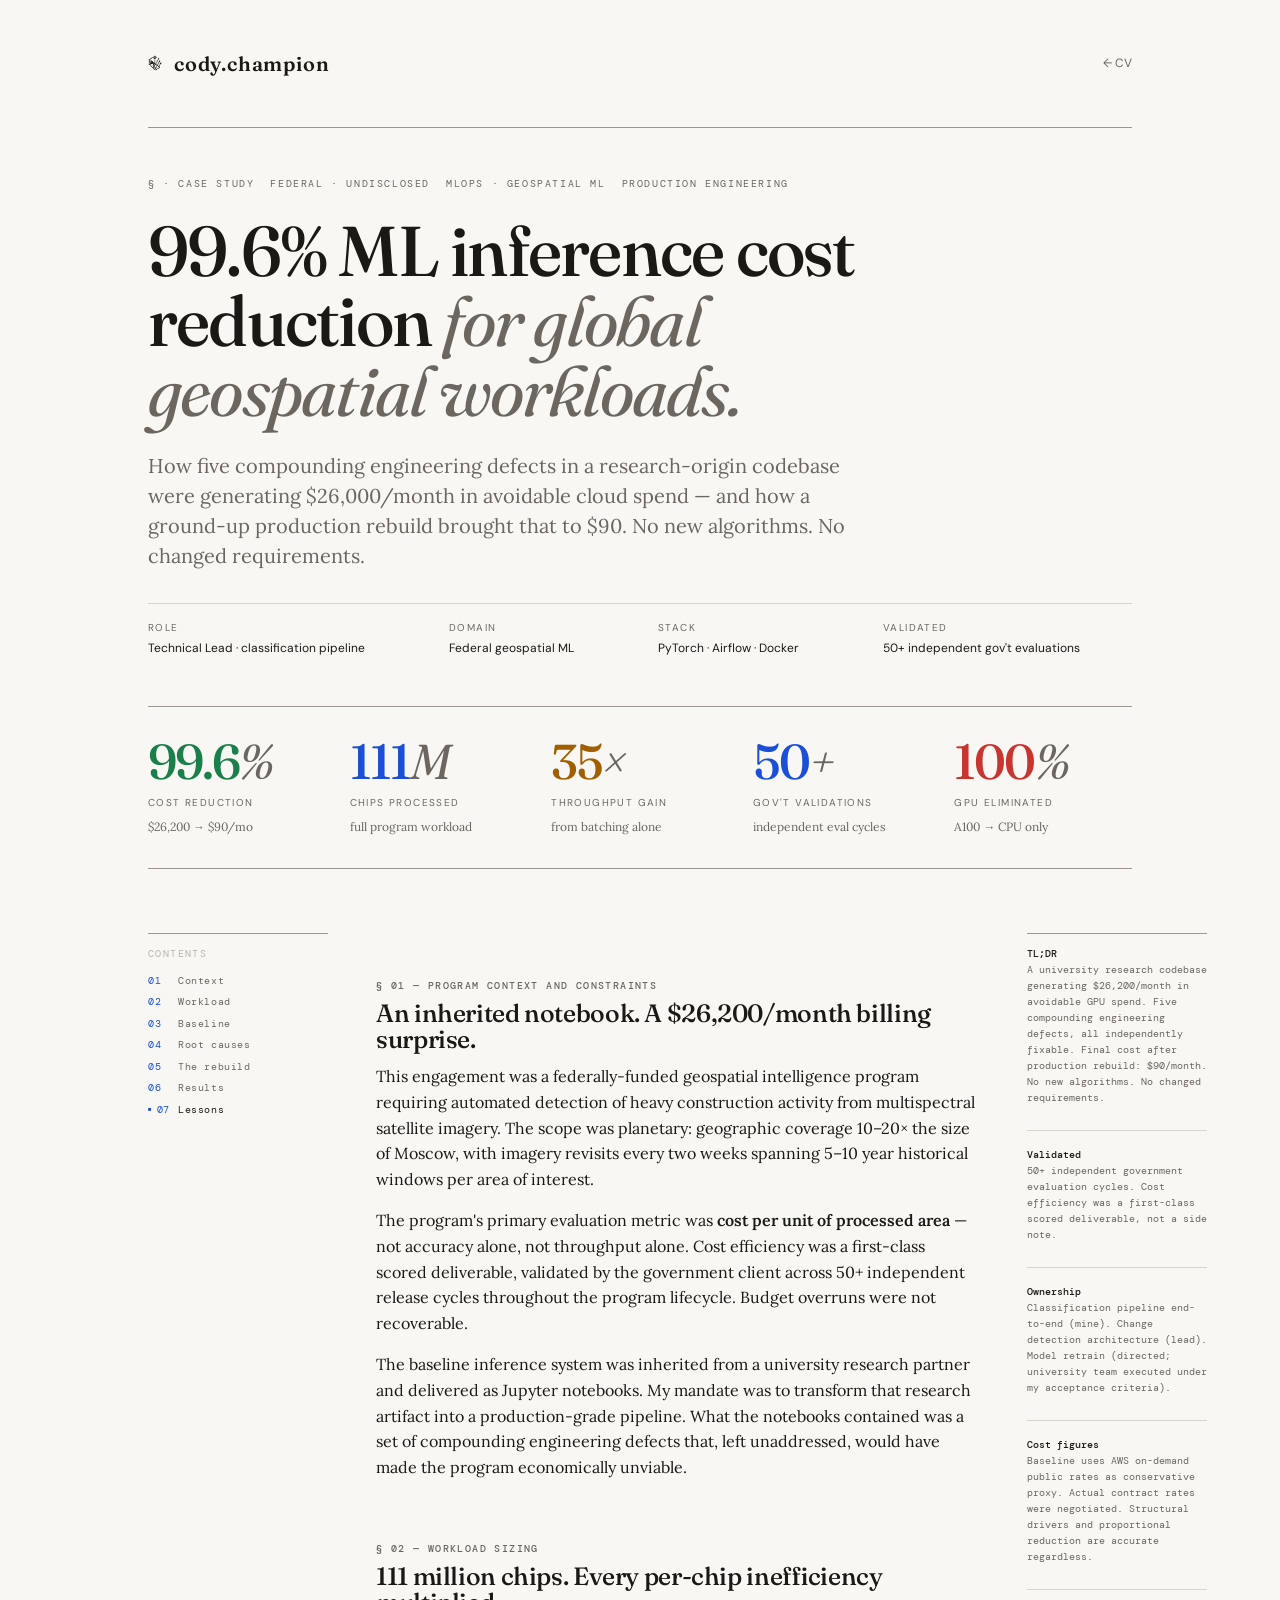
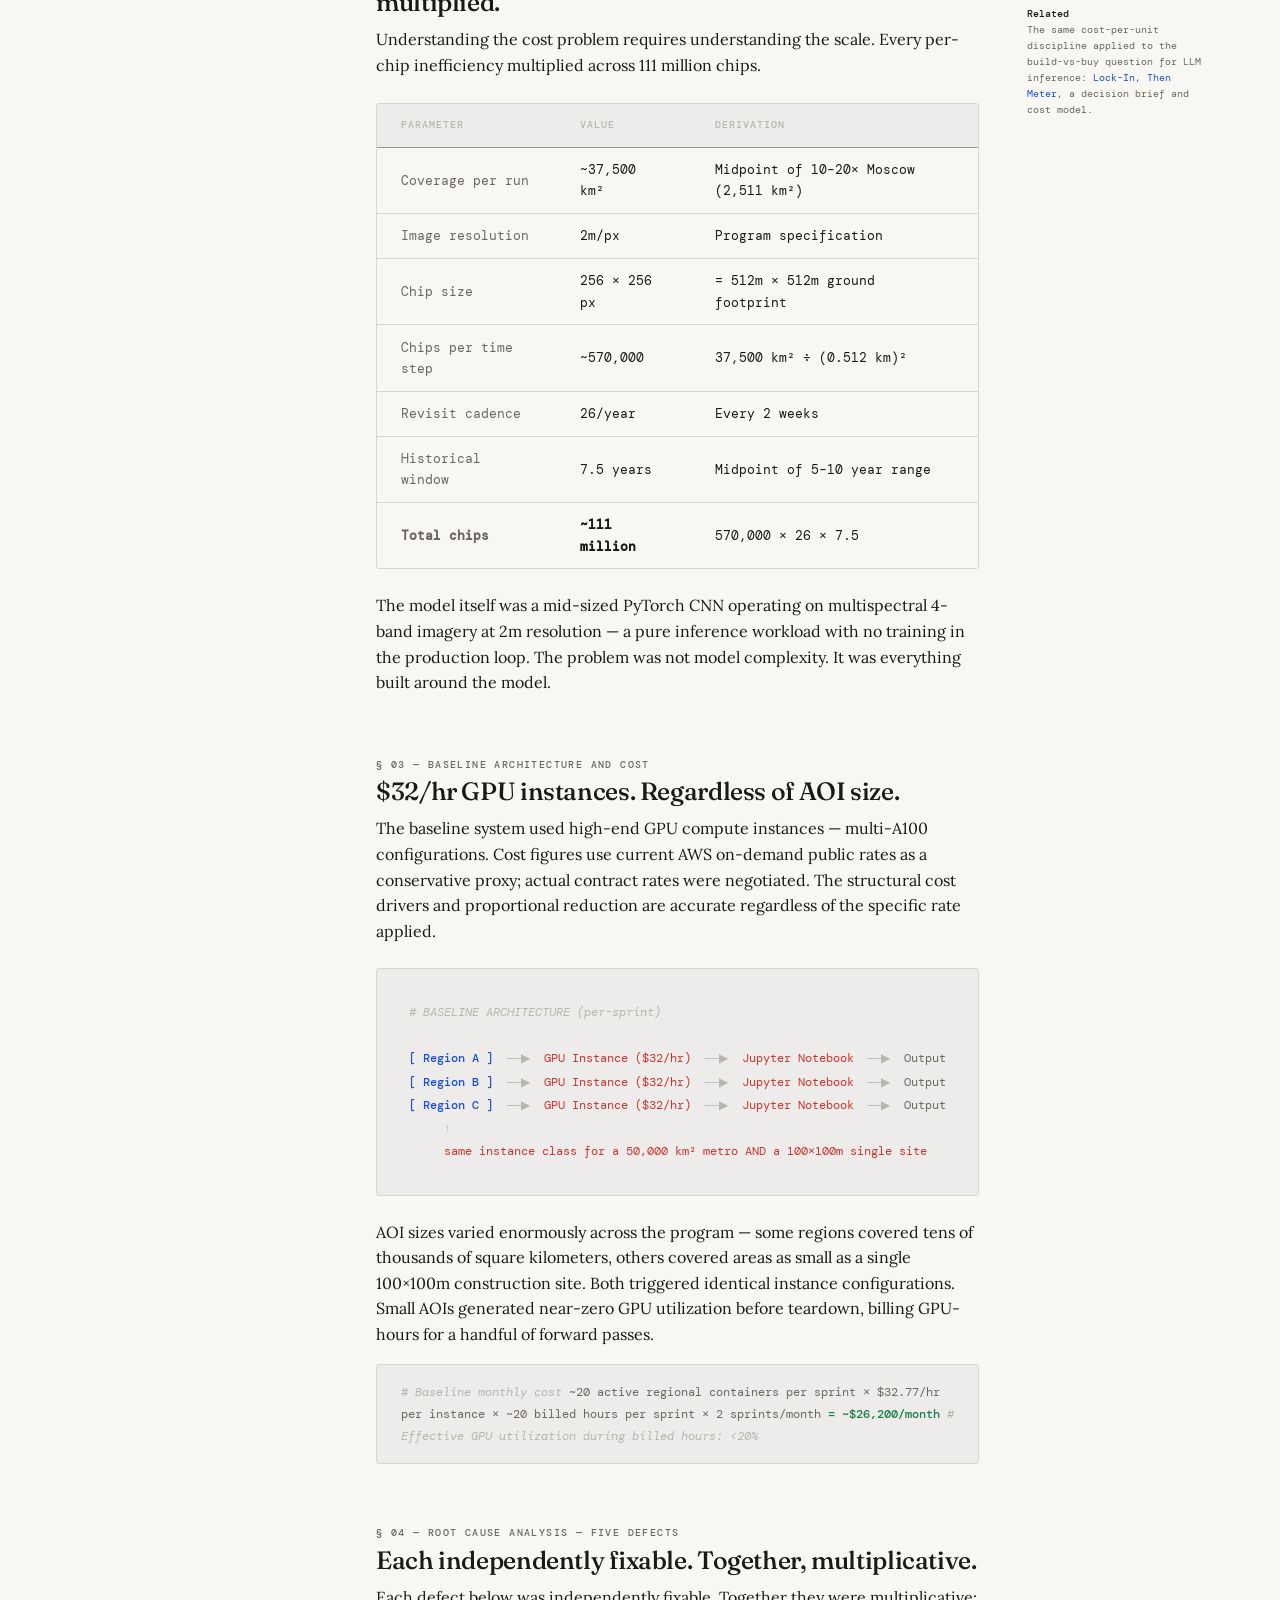
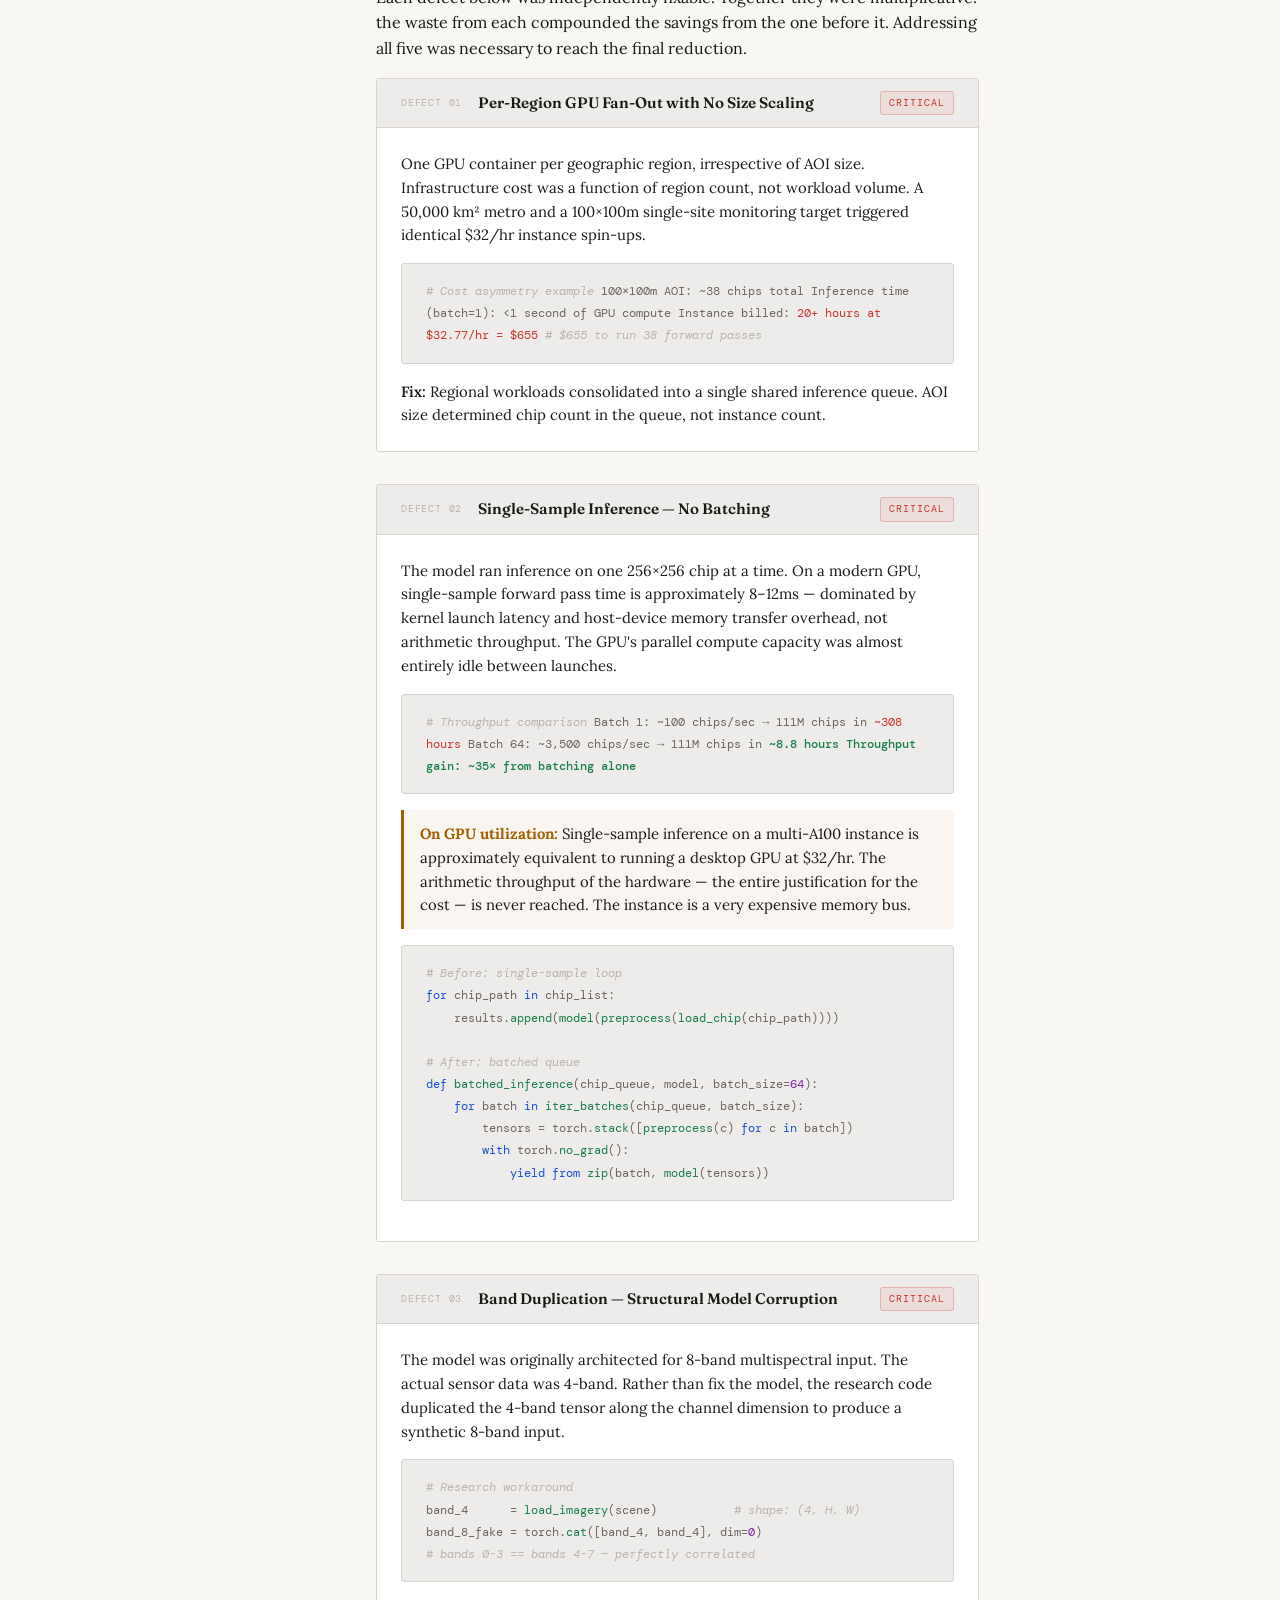
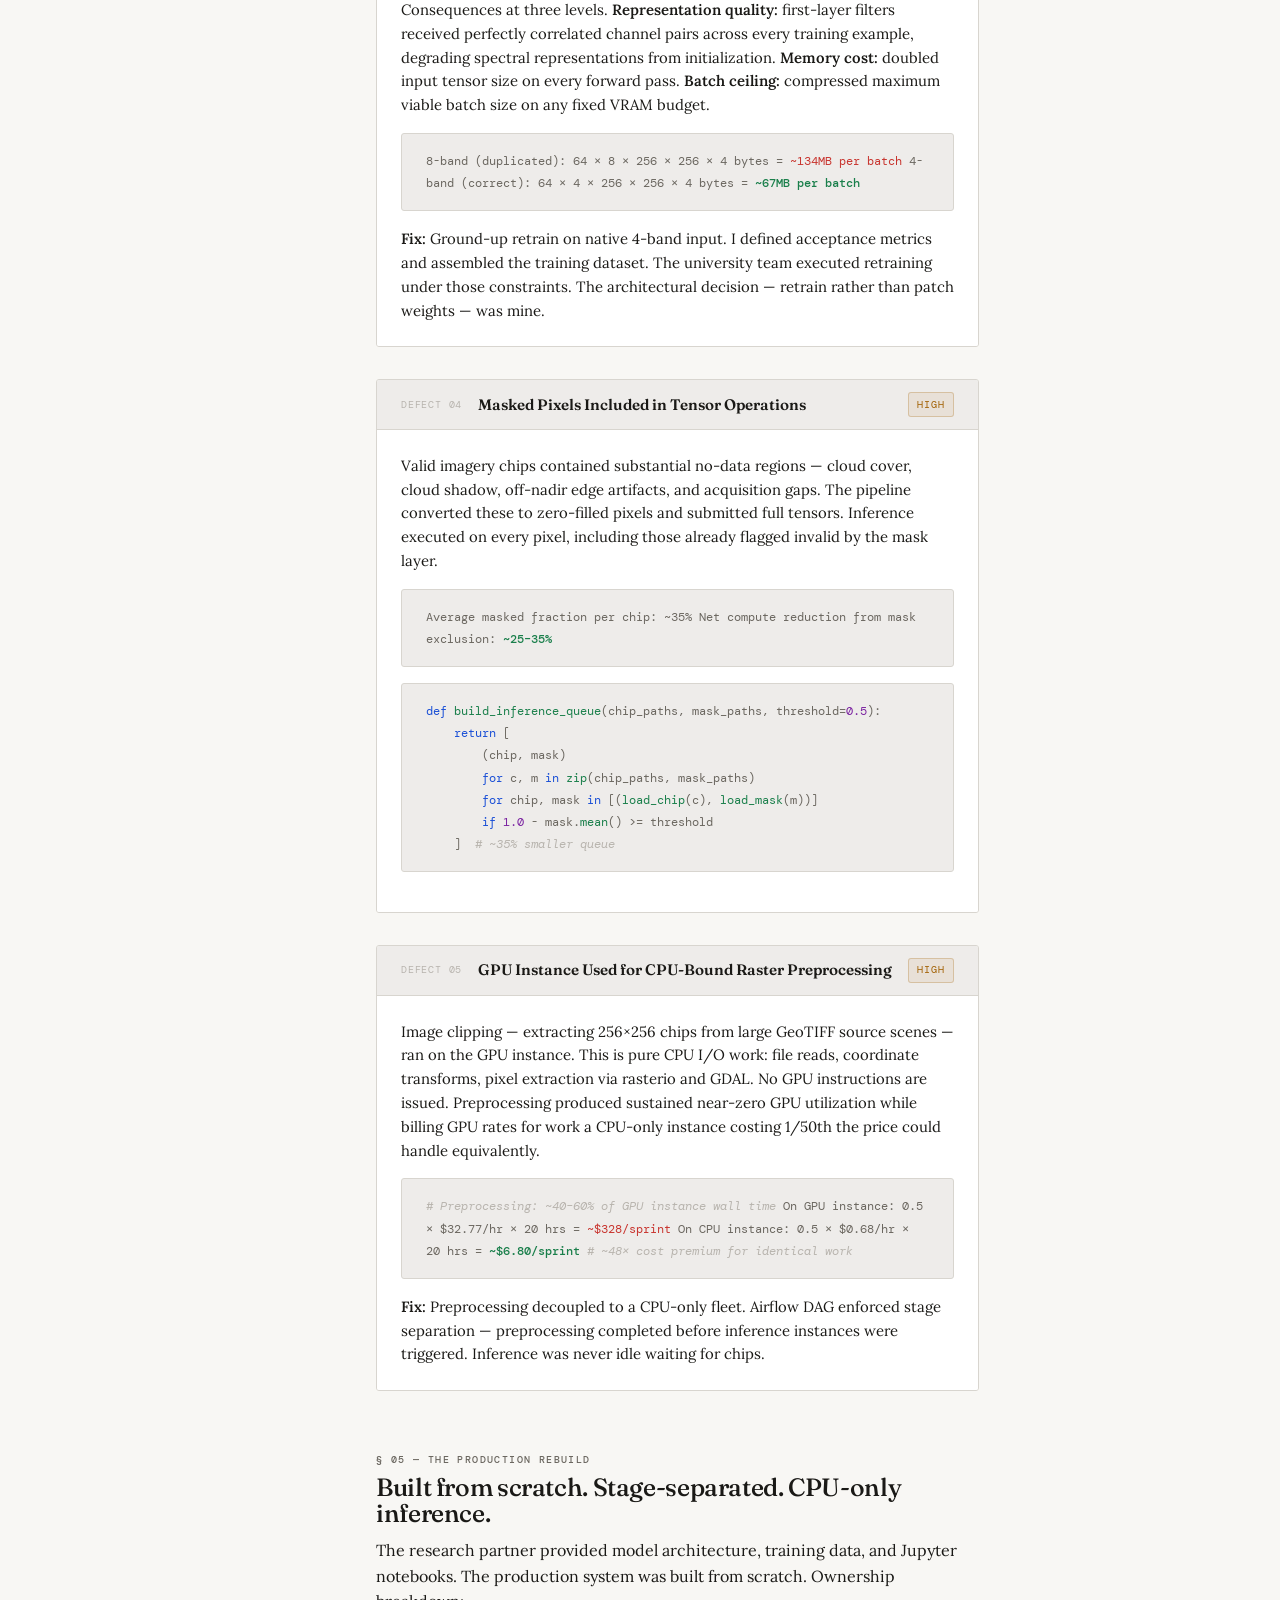
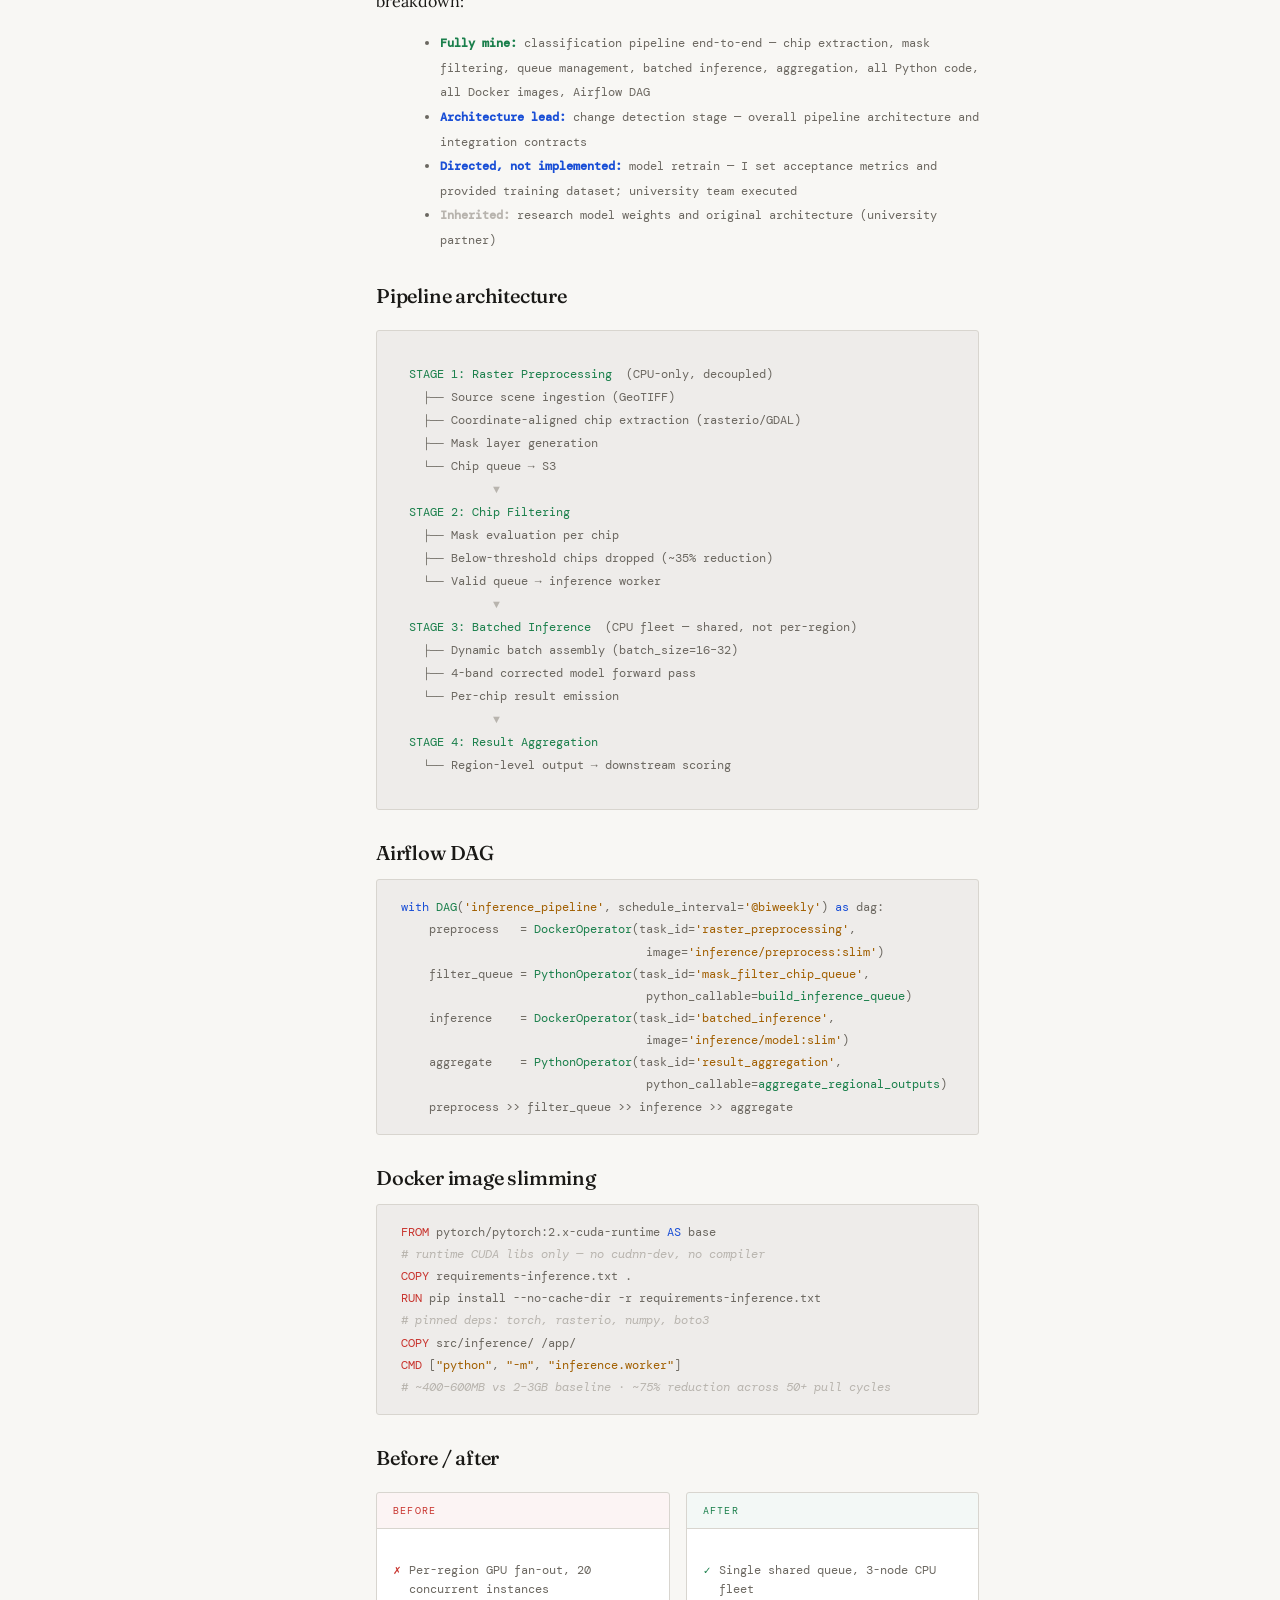
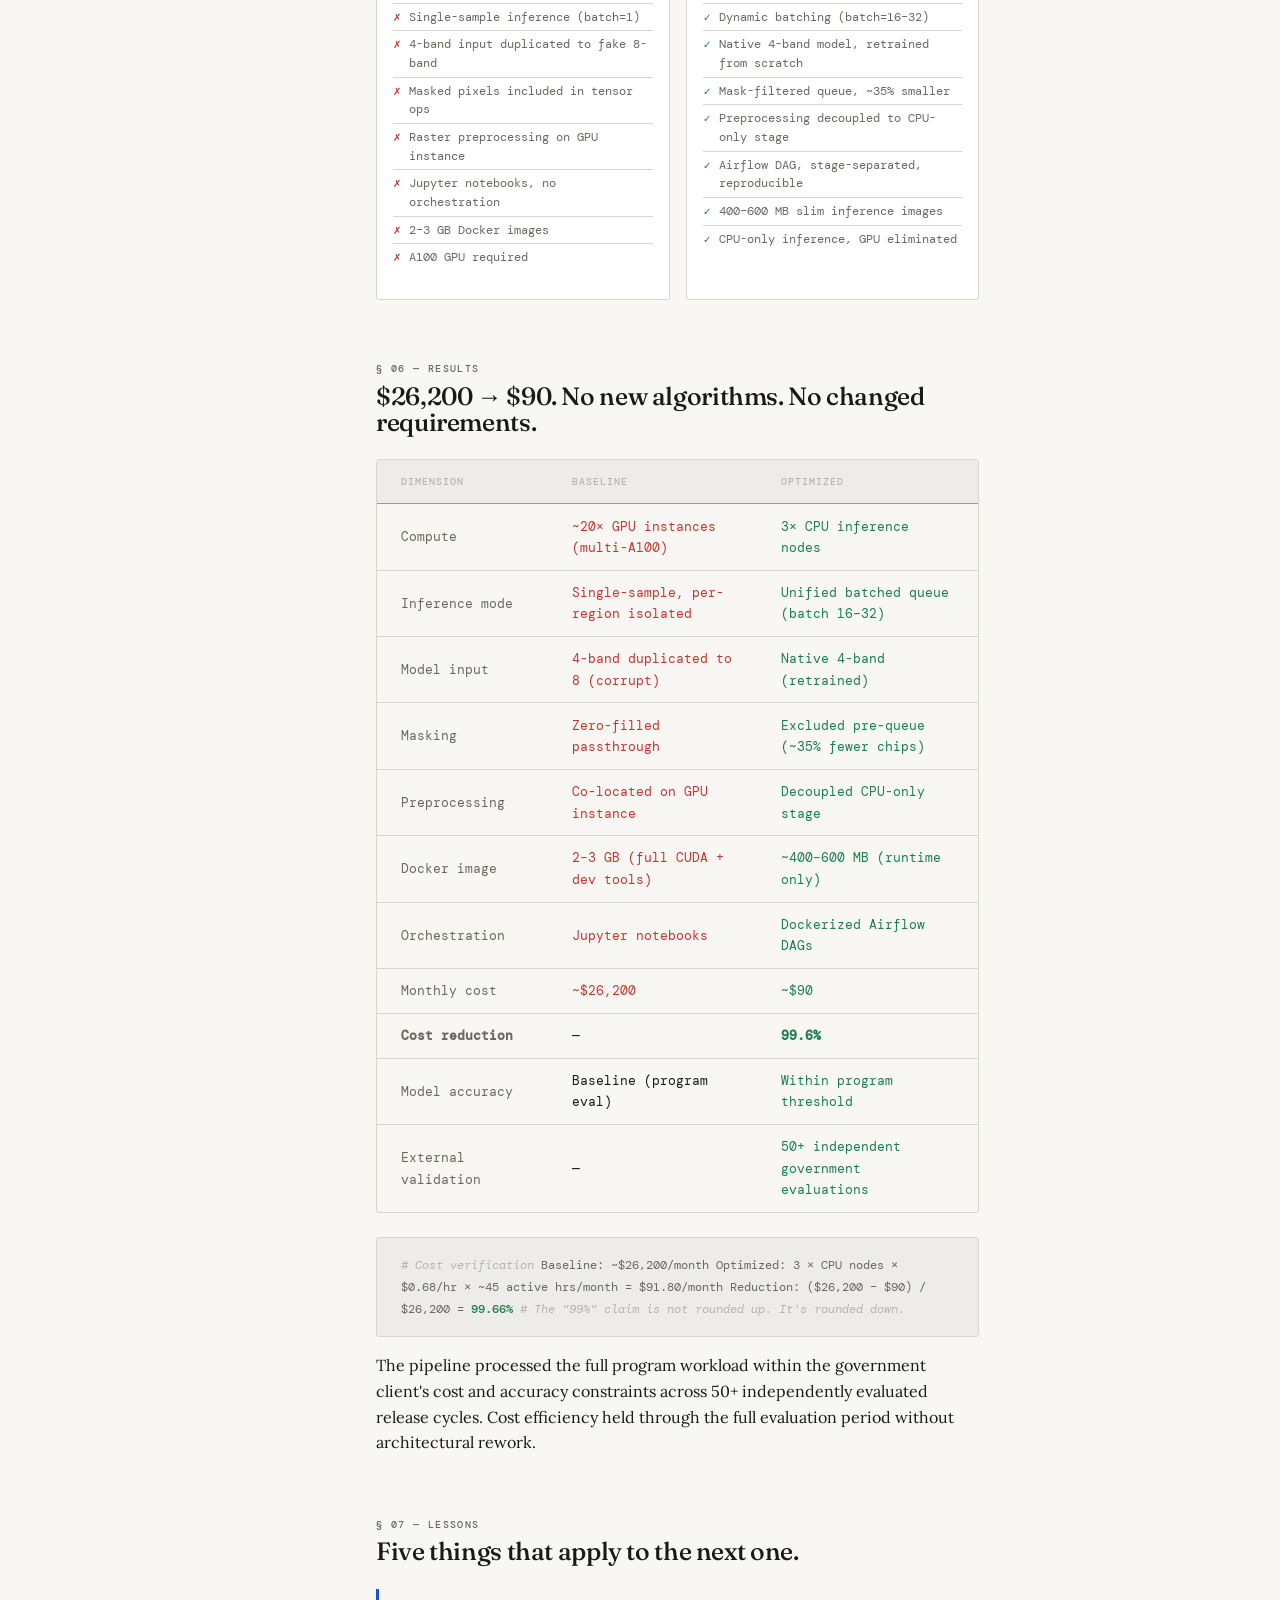
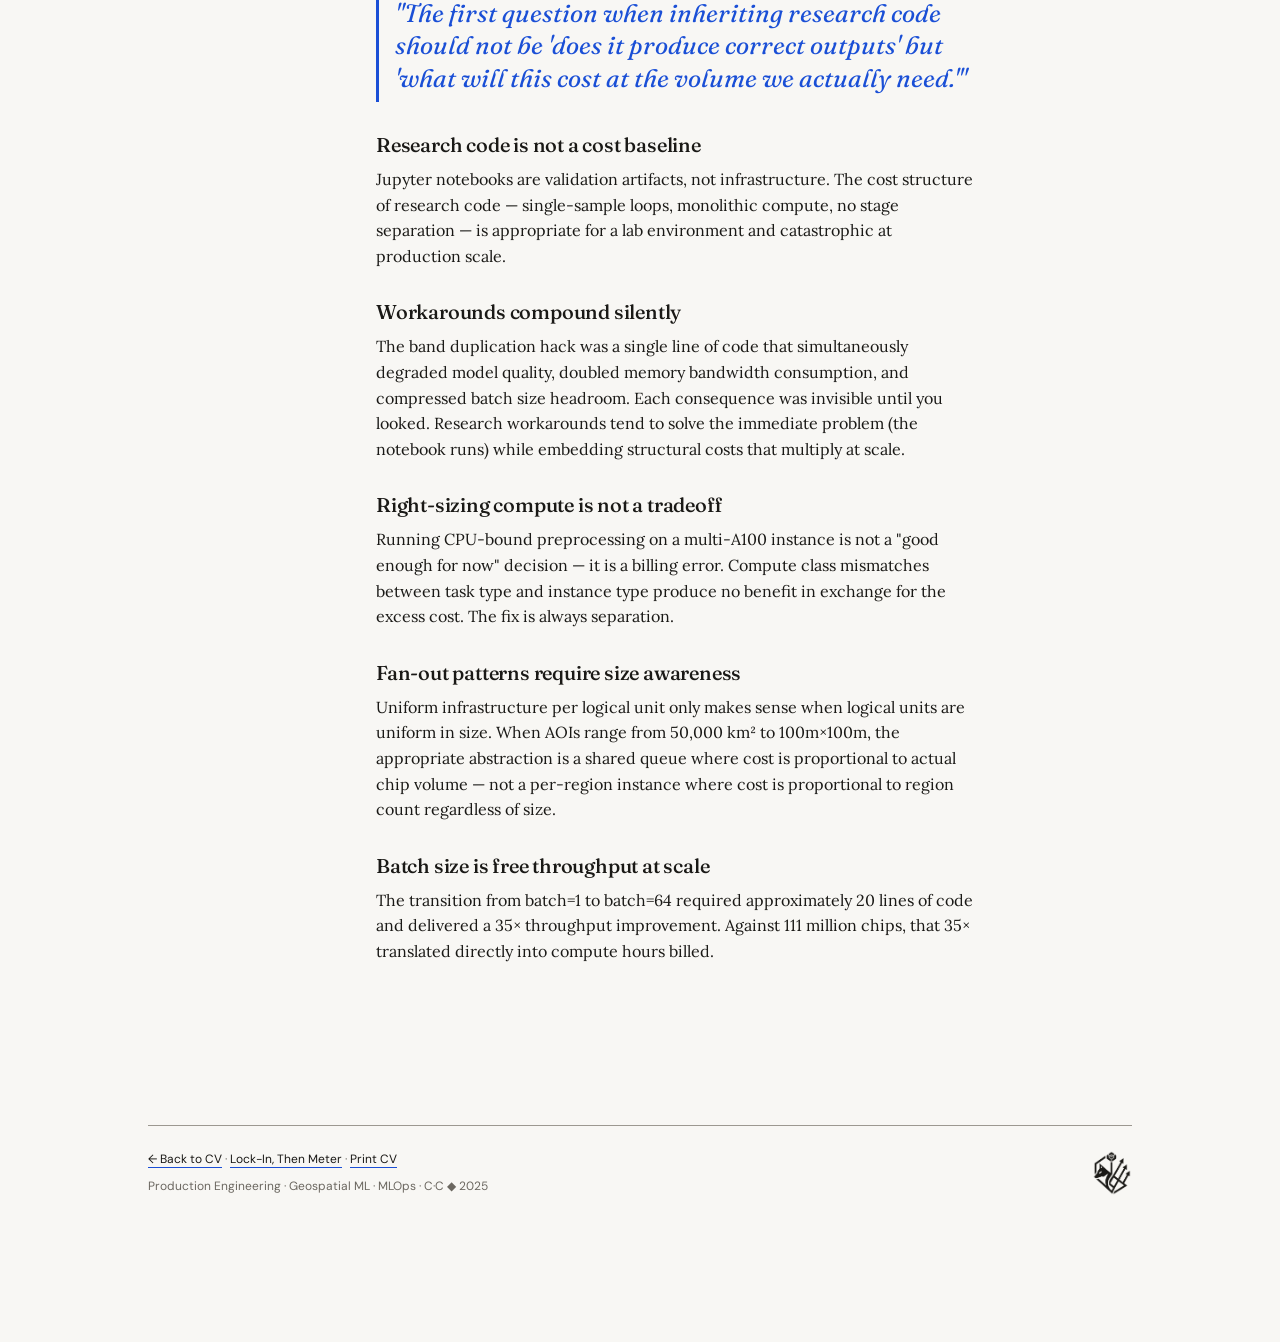
<file: case-study-ml-cost.html>
<!doctype html>
<html lang="en" data-mode="signal">
<head>
<meta charset="utf-8">
<meta name="viewport" content="width=device-width, initial-scale=1">
<title>99.6% ML Infrastructure Cost Reduction | Cody Champion</title>
<meta name="description" content="How five compounding engineering defects in a research-origin geospatial ML pipeline generated $26,200/month in avoidable cloud spend — and how a production rebuild brought that to $90.">
<meta property="og:title" content="99.6% ML Infrastructure Cost Reduction — Cody Champion">
<meta property="og:description" content="Five defects. $26,200/month → $90. No new algorithms. Just production engineering discipline applied to research-origin code.">
<meta property="og:type" content="article">
<link rel="canonical" href="https://codychampion.bitsandbeakers.com/case-study-ml-cost">
<link rel="icon" href="assets/crest_dark.png">

<link rel="preconnect" href="https://fonts.googleapis.com">
<link rel="preconnect" href="https://fonts.gstatic.com" crossorigin>
<link href="https://fonts.googleapis.com/css2?family=Fraunces:ital,opsz,wght@0,9..144,400;0,9..144,500;0,9..144,600;1,9..144,400&family=Lora:wght@400;500&family=DM+Sans:wght@400;500;600&family=DM+Mono:wght@400;500&display=swap" rel="stylesheet">

<style>
/* ============================================================
   Champion Design System — tokens.css (full)
   github.com/codychampion/design-system
   ============================================================ */
:root {
  --t-xs:10px; --t-sm:12px; --t-base:16px; --t-md:20px;
  --t-lg:25px; --t-xl:31px; --t-2xl:39px; --t-3xl:49px; --t-4xl:64px;
  --s-1:4px; --s-2:8px; --s-3:12px; --s-4:16px; --s-6:24px;
  --s-8:32px; --s-12:48px; --s-16:64px; --s-24:96px;
  --r-sm:3px; --r-md:6px; --r-lg:12px; --r-full:9999px;
  --easing:cubic-bezier(.16,1,.3,1); --dur-micro:200ms; --dur-comp:350ms;
  --shadow-1:0 1px 3px rgba(0,0,0,.12); --shadow-2:0 4px 12px rgba(0,0,0,.16); --shadow-3:0 16px 48px rgba(0,0,0,.24);
  --container:1280px; --readable:68ch;
}

:root, [data-mode="signal"] {
  --c-bg:#f8f7f4; --c-bg-subtle:#eeecea; --c-bg-raised:#ffffff;
  --c-border:#d8d5cf; --c-border-strong:#9c9890;
  --c-text:#1a1916; --c-text-subtle:#6b6760; --c-text-disabled:#b8b4ae;
  --c-accent:#1a4fd6; --c-accent-subtle:#eef2fc; --c-accent-text:#ffffff;
  --c-success:#1a7f4b; --c-warning:#a15f00; --c-danger:#c8342e;
  --font-display:"Fraunces",Georgia,"Times New Roman",serif;
  --font-body:"Lora",Georgia,serif;
  --font-ui:"DM Sans",system-ui,-apple-system,sans-serif;
  --font-mono:"DM Mono",ui-monospace,"SF Mono",monospace;
  --lh-body:1.55; --lh-display:1.05; --symbol:"◆";
}
[data-mode="signal"][data-theme="dark"] {
  --c-bg:#1a1916; --c-bg-subtle:#232220; --c-bg-raised:#2a2825;
  --c-border:#3a3835; --c-border-strong:#5a5754;
  --c-text:#f0eee9; --c-text-subtle:#a89e8e; --c-text-disabled:#5a5754;
  --c-accent:#5d8fff; --c-accent-subtle:#1f2845; --c-accent-text:#1a1916;
  --c-success:#5dc287; --c-warning:#d59f4a; --c-danger:#e85f5f;
}

*,*::before,*::after{box-sizing:border-box;}
html,body{margin:0;padding:0;background:var(--c-bg);color:var(--c-text);font-family:var(--font-body);font-size:var(--t-base);line-height:var(--lh-body);font-feature-settings:"kern","liga","calt";-webkit-font-smoothing:antialiased;}
h1,h2,h3,h4,h5,h6{font-family:var(--font-display);line-height:var(--lh-display);font-weight:500;margin:0;letter-spacing:-.01em;}
p{margin:0;max-width:var(--readable);}
a{color:var(--c-accent);text-decoration:none;}
a:hover{text-decoration:underline;text-decoration-thickness:1px;text-underline-offset:3px;}
code,kbd,samp{font-family:var(--font-mono);font-size:.92em;}
::selection{background:var(--c-accent);color:var(--c-accent-text);}
@media(prefers-reduced-motion:reduce){*,*::before,*::after{animation-duration:.01ms!important;transition-duration:.01ms!important;}}

body{padding:0;min-height:100vh;}

/* ── PAGE ── */
.page{max-width:1080px;margin:0 auto;padding:var(--s-12) var(--s-12) var(--s-24);}

/* ── NAV ── */
.nav-bar{display:flex;justify-content:space-between;align-items:center;padding-bottom:var(--s-8);font-family:var(--font-ui);font-size:var(--t-sm);color:var(--c-text-subtle);}
.nav-bar a{color:var(--c-text-subtle);}
.nav-bar a:hover{color:var(--c-text);text-decoration:none;}
.brand{display:flex;align-items:baseline;gap:var(--s-2);font-family:var(--font-display);font-weight:600;font-size:var(--t-md);color:var(--c-text);letter-spacing:.04em;}
.brand .crest{display:inline-block;width:14px;height:16px;background-color:var(--c-text);-webkit-mask:url('assets/crest_white.png') center/contain no-repeat;mask:url('assets/crest_white.png') center/contain no-repeat;vertical-align:-2px;margin-right:4px;}

/* ── HERO ── */
.hero{border-top:1px solid var(--c-border-strong);padding-top:var(--s-12);margin-top:var(--s-4);}
.hero__eye{font-family:var(--font-mono);font-size:var(--t-xs);letter-spacing:.16em;text-transform:uppercase;color:var(--c-text-subtle);display:flex;gap:var(--s-4);flex-wrap:wrap;}
.hero__title{font-family:var(--font-display);font-size:clamp(40px,5.5vw,72px);font-weight:500;letter-spacing:-.025em;line-height:1.0;margin-top:var(--s-6);max-width:18ch;}
.hero__title em{font-style:italic;color:var(--c-text-subtle);font-weight:400;}
.hero__deck{font-family:var(--font-body);font-size:var(--t-md);color:var(--c-text-subtle);margin-top:var(--s-6);max-width:60ch;line-height:1.5;}
.hero__byline{margin-top:var(--s-8);padding-top:var(--s-4);border-top:1px solid var(--c-border);display:grid;grid-template-columns:repeat(4,auto);gap:var(--s-8);font-family:var(--font-ui);font-size:var(--t-sm);}
.hero__byline dt{font-size:var(--t-xs);color:var(--c-text-subtle);letter-spacing:.14em;text-transform:uppercase;margin-bottom:4px;}
.hero__byline dd{margin:0;}

/* ── RESULTS ── */
.results{display:grid;grid-template-columns:repeat(5,1fr);gap:var(--s-6);margin:var(--s-12) 0 var(--s-16);padding:var(--s-8) 0;border-top:1px solid var(--c-border-strong);border-bottom:1px solid var(--c-border-strong);}
.result__num{font-family:var(--font-display);font-size:var(--t-3xl);font-weight:500;letter-spacing:-.04em;line-height:.9;color:var(--c-accent);}
.result__num em{font-style:italic;font-weight:400;color:var(--c-text-subtle);}
.result__num.success{color:var(--c-success);}
.result__num.warning{color:var(--c-warning);}
.result__num.danger {color:var(--c-danger);}
.result__label{font-family:var(--font-ui);font-size:var(--t-xs);letter-spacing:.14em;text-transform:uppercase;color:var(--c-text-subtle);margin-top:var(--s-3);}
.result__sub{font-family:var(--font-body);font-size:var(--t-sm);color:var(--c-text-subtle);margin-top:var(--s-2);line-height:1.5;}

/* ── BODY 3-COL ── */
.cs-body{display:grid;grid-template-columns:180px 1fr 180px;gap:var(--s-12);align-items:start;}

/* ── RAIL ── */
.cs-rail{position:sticky;top:var(--s-6);align-self:start;font-family:var(--font-mono);font-size:var(--t-xs);color:var(--c-text-subtle);letter-spacing:.06em;border-top:1px solid var(--c-border-strong);padding-top:var(--s-3);}
.cs-rail__num{color:var(--c-accent);}
.cs-rail__item{padding:3px 0;display:grid;grid-template-columns:22px 1fr;gap:var(--s-2);cursor:pointer;color:var(--c-text-subtle);text-decoration:none;}
.cs-rail__item:hover{color:var(--c-text);text-decoration:none;}
.cs-rail__item.is-on{color:var(--c-text);}
.cs-rail__item.is-on .cs-rail__num::before{content:"■ ";font-size:6px;vertical-align:2px;}

/* ── MAIN CONTENT ── */
.cs-main{font-family:var(--font-body);font-size:var(--t-base);line-height:1.6;color:var(--c-text);}
.cs-main p{margin:0 0 var(--s-4);}
.cs-main p:last-child{margin-bottom:0;}
.cs-main p strong{font-weight:600;}
.cs-section{margin-bottom:var(--s-16);}
.cs-main h3{font-family:var(--font-display);font-size:var(--t-lg);font-weight:500;letter-spacing:-.015em;margin-top:var(--s-12);margin-bottom:var(--s-3);}
.cs-main h3 .num{font-family:var(--font-mono);font-size:var(--t-xs);color:var(--c-text-subtle);letter-spacing:.14em;text-transform:uppercase;display:block;margin-bottom:var(--s-2);}
.cs-main h4{font-family:var(--font-display);font-size:var(--t-md);font-weight:500;letter-spacing:-.01em;margin:var(--s-8) 0 var(--s-3);}

/* ── PULL QUOTE ── */
.cs-main .pull{font-family:var(--font-display);font-size:var(--t-lg);font-style:italic;font-weight:400;color:var(--c-accent);line-height:1.3;border-left:3px solid var(--c-accent);padding:var(--s-2) 0 var(--s-2) var(--s-4);margin:var(--s-6) 0;max-width:40ch;}

/* ── CALLOUT ── */
.callout{border-left:3px solid var(--c-warning);background:rgba(161,95,0,.06);border-radius:0 var(--r-sm) var(--r-sm) 0;padding:var(--s-3) var(--s-4);margin:var(--s-4) 0;font-size:.93rem;}
.callout strong{color:var(--c-warning);}

/* ── DEFECT CARDS ── */
.defect-card{border:1px solid var(--c-border);border-radius:var(--r-sm);overflow:hidden;margin-bottom:var(--s-8);}
.defect-header{display:flex;align-items:center;gap:var(--s-4);padding:var(--s-3) var(--s-6);background:var(--c-bg-subtle);border-bottom:1px solid var(--c-border);}
.defect-num{font-family:var(--font-mono);font-size:var(--t-xs);color:var(--c-text-disabled);flex-shrink:0;letter-spacing:.08em;}
.defect-title{font-family:var(--font-display);font-size:.95rem;font-weight:600;color:var(--c-text);flex:1;}
.severity{font-family:var(--font-mono);font-size:var(--t-xs);letter-spacing:.1em;text-transform:uppercase;padding:.2rem .5rem;border-radius:var(--r-sm);flex-shrink:0;}
.sev-critical{background:rgba(200,52,46,.08);color:var(--c-danger);border:1px solid rgba(200,52,46,.25);}
.sev-high{background:rgba(161,95,0,.08);color:var(--c-warning);border:1px solid rgba(161,95,0,.25);}
.defect-body{padding:var(--s-6);background:var(--c-bg-raised);}
.defect-body p{font-size:.93rem;margin-bottom:var(--s-3);}
.defect-body p:last-child{margin-bottom:0;}

/* ── CODE / MATH BLOCKS ── */
.math-block,pre{background:var(--c-bg-subtle);border:1px solid var(--c-border);border-radius:var(--r-sm);padding:var(--s-4) var(--s-6);margin:var(--s-4) 0;font-family:var(--font-mono);font-size:.77rem;line-height:1.8;color:var(--c-text-subtle);overflow-x:auto;max-width:none;}
.math-block .result{color:var(--c-success);font-weight:500;}
.math-block .warn{color:var(--c-danger);}
.math-block .comment,.cm{color:var(--c-text-disabled);font-style:italic;}
pre .kw{color:var(--c-accent);}
pre .fn{color:var(--c-success);}
pre .st{color:var(--c-warning);}
pre .cm{color:var(--c-text-disabled);font-style:italic;}
pre .num{color:#7a22a0;}
pre .dec{color:var(--c-danger);}

/* ── TABLES ── */
.table-wrap{overflow-x:auto;margin:var(--s-6) 0;border:1px solid var(--c-border);border-radius:var(--r-sm);max-width:none;}
table{width:100%;border-collapse:collapse;font-size:.84rem;font-family:var(--font-mono);}
thead tr{background:var(--c-bg-subtle);border-bottom:1px solid var(--c-border-strong);}
thead th{font-size:var(--t-xs);letter-spacing:.1em;text-transform:uppercase;color:var(--c-text-disabled);padding:.85rem var(--s-6);text-align:left;font-weight:500;}
tbody tr{border-bottom:1px solid var(--c-border);}
tbody tr:last-child{border-bottom:none;}
tbody tr:hover{background:var(--c-accent-subtle);}
tbody td{padding:.7rem var(--s-6);color:var(--c-text);}
tbody td:first-child{color:var(--c-text-subtle);}
.td-before{color:var(--c-danger)!important;}
.td-after{color:var(--c-success)!important;}

/* ── ARCH DIAGRAM ── */
.arch-diagram{background:var(--c-bg-subtle);border:1px solid var(--c-border);border-radius:var(--r-sm);padding:var(--s-8);margin:var(--s-6) 0;font-family:var(--font-mono);font-size:.72rem;line-height:2;color:var(--c-text-subtle);overflow-x:auto;max-width:none;white-space:pre;}
.arch-diagram .stage{color:var(--c-accent);font-weight:500;}
.arch-diagram .arrow{color:var(--c-text-disabled);}
.arch-diagram .comment{color:var(--c-text-disabled);font-style:italic;}
.arch-diagram .warn{color:var(--c-danger);}
.arch-diagram .ok{color:var(--c-success);}

/* ── DELTA GRID ── */
.delta-grid{display:grid;grid-template-columns:1fr 1fr;gap:var(--s-4);margin:var(--s-6) 0;}
.delta-col{background:var(--c-bg-raised);border:1px solid var(--c-border);border-radius:var(--r-sm);overflow:hidden;}
.delta-col-header{font-family:var(--font-mono);font-size:var(--t-xs);letter-spacing:.12em;text-transform:uppercase;padding:.6rem var(--s-4);border-bottom:1px solid var(--c-border);}
.delta-col-header.before{color:var(--c-danger);background:rgba(200,52,46,.05);}
.delta-col-header.after{color:var(--c-success);background:rgba(26,127,75,.05);}
.delta-col ul{list-style:none;padding:var(--s-3) var(--s-4);}
.delta-col li{font-family:var(--font-mono);font-size:.73rem;color:var(--c-text-subtle);padding:.25rem 0;border-bottom:1px solid var(--c-border);display:flex;align-items:flex-start;gap:var(--s-2);}
.delta-col li:last-child{border-bottom:none;}
.delta-col li::before{flex-shrink:0;margin-top:2px;}
.delta-col.before li::before{content:"✗";color:var(--c-danger);font-size:.65rem;}
.delta-col.after  li::before{content:"✓";color:var(--c-success);font-size:.65rem;}

/* ── MARGIN NOTES ── */
.cs-margin{font-family:var(--font-mono);font-size:var(--t-xs);line-height:1.6;color:var(--c-text-subtle);border-top:1px solid var(--c-border-strong);padding-top:var(--s-3);}
.cs-margin strong{color:var(--c-text);font-weight:500;}
.cs-margin p{margin-bottom:var(--s-6);}
.cs-margin hr{border:0;border-top:1px solid var(--c-border);margin:var(--s-4) 0;}

/* ── SKELETON ── */
.skel{background:var(--c-border);border-radius:2px;}

/* ── FOOTER ── */
.foot{margin-top:var(--s-24);padding-top:var(--s-6);border-top:1px solid var(--c-border-strong);display:flex;justify-content:space-between;align-items:end;font-family:var(--font-ui);font-size:var(--t-sm);color:var(--c-text-subtle);}
.foot a{color:var(--c-text);text-decoration:underline;text-underline-offset:4px;text-decoration-color:var(--c-accent);}
.foot__crest{width:40px;height:46px;background-color:var(--c-text);-webkit-mask:url('assets/crest_white.png') center/contain no-repeat;mask:url('assets/crest_white.png') center/contain no-repeat;}

/* ── RESPONSIVE ── */
@media(max-width:1000px){
  .cs-body{grid-template-columns:1fr;}
  .cs-rail{position:static;}
  .cs-margin{border-top:1px dashed var(--c-border);margin-top:var(--s-12);position:static;}
  .results{grid-template-columns:repeat(3,1fr);}
}
@media(max-width:720px){
  .page{padding:var(--s-6) var(--s-4) var(--s-12);}
  .hero__title{font-size:clamp(28px,7.4vw,40px);line-height:1.05;max-width:none;margin-top:var(--s-4);}
  .hero__deck{font-size:15px;line-height:1.45;margin-top:var(--s-4);}
  .hero__byline{grid-template-columns:1fr 1fr;gap:var(--s-4);margin-top:var(--s-6);}
  .results{grid-template-columns:repeat(2,1fr);gap:var(--s-4);margin:var(--s-8) 0 var(--s-12);padding:var(--s-6) 0;}
  .result__num{font-size:32px;}
  .result__label{font-size:10px;}
  .delta-grid{grid-template-columns:1fr;}
}
@media(max-width:480px){
  .hero__byline{grid-template-columns:1fr;}
  .results{grid-template-columns:1fr 1fr;}
}
</style>
</head>
<body>

<div class="page">

  <div class="nav-bar">
      <div class="brand"><span class="crest"></span>cody.champion</div>
      <div><a href="/">← CV</a></div>
    </div>

    <section class="hero">
      <div class="hero__eye">
        <span>§ · Case study</span>
        <span>Federal · undisclosed</span>
        <span>MLOps · Geospatial ML</span>
        <span>Production Engineering</span>
      </div>
      <h1 class="hero__title">99.6% ML inference cost reduction <em>for global geospatial workloads.</em></h1>
      <p class="hero__deck">How five compounding engineering defects in a research-origin codebase were generating $26,000/month in avoidable cloud spend — and how a ground-up production rebuild brought that to $90. No new algorithms. No changed requirements.</p>
      <dl class="hero__byline">
        <div><dt>Role</dt><dd>Technical Lead · classification pipeline</dd></div>
        <div><dt>Domain</dt><dd>Federal geospatial ML</dd></div>
        <div><dt>Stack</dt><dd>PyTorch · Airflow · Docker</dd></div>
        <div><dt>Validated</dt><dd>50+ independent gov't evaluations</dd></div>
      </dl>
    </section>

    <div class="results">
      <div>
        <div class="result__num success">99.6<em>%</em></div>
        <div class="result__label">Cost reduction</div>
        <div class="result__sub">$26,200 → $90/mo</div>
      </div>
      <div>
        <div class="result__num">111<em>M</em></div>
        <div class="result__label">Chips processed</div>
        <div class="result__sub">full program workload</div>
      </div>
      <div>
        <div class="result__num warning">35<em>×</em></div>
        <div class="result__label">Throughput gain</div>
        <div class="result__sub">from batching alone</div>
      </div>
      <div>
        <div class="result__num">50<em>+</em></div>
        <div class="result__label">Gov't validations</div>
        <div class="result__sub">independent eval cycles</div>
      </div>
      <div>
        <div class="result__num danger">100<em>%</em></div>
        <div class="result__label">GPU eliminated</div>
        <div class="result__sub">A100 → CPU only</div>
      </div>
    </div>

    <div class="cs-body">

      <aside class="cs-rail">
        <div style="margin-bottom:var(--s-2);font-family:var(--font-mono);font-size:var(--t-xs);letter-spacing:.14em;text-transform:uppercase;color:var(--c-text-disabled);">Contents</div>
        <a href="#sec-context"  class="cs-rail__item is-on"><span class="cs-rail__num">01</span><span>Context</span></a>
        <a href="#sec-workload" class="cs-rail__item"><span class="cs-rail__num">02</span><span>Workload</span></a>
        <a href="#sec-baseline" class="cs-rail__item"><span class="cs-rail__num">03</span><span>Baseline</span></a>
        <a href="#sec-defects"  class="cs-rail__item"><span class="cs-rail__num">04</span><span>Root causes</span></a>
        <a href="#sec-rebuild"  class="cs-rail__item"><span class="cs-rail__num">05</span><span>The rebuild</span></a>
        <a href="#sec-results"  class="cs-rail__item"><span class="cs-rail__num">06</span><span>Results</span></a>
        <a href="#sec-lessons"  class="cs-rail__item"><span class="cs-rail__num">07</span><span>Lessons</span></a>
      </aside>

      <article class="cs-main">

        <section class="cs-section" id="sec-context">
          <h3><span class="num">§ 01 — Program context and constraints</span>An inherited notebook. A $26,200/month billing surprise.</h3>
          <p>This engagement was a federally-funded geospatial intelligence program requiring automated detection of heavy construction activity from multispectral satellite imagery. The scope was planetary: geographic coverage 10–20× the size of Moscow, with imagery revisits every two weeks spanning 5–10 year historical windows per area of interest.</p>
          <p>The program's primary evaluation metric was <strong>cost per unit of processed area</strong> — not accuracy alone, not throughput alone. Cost efficiency was a first-class scored deliverable, validated by the government client across 50+ independent release cycles throughout the program lifecycle. Budget overruns were not recoverable.</p>
          <p>The baseline inference system was inherited from a university research partner and delivered as Jupyter notebooks. My mandate was to transform that research artifact into a production-grade pipeline. What the notebooks contained was a set of compounding engineering defects that, left unaddressed, would have made the program economically unviable.</p>
        </section>

        <section class="cs-section" id="sec-workload">
          <h3><span class="num">§ 02 — Workload sizing</span>111 million chips. Every per-chip inefficiency multiplied.</h3>
          <p>Understanding the cost problem requires understanding the scale. Every per-chip inefficiency multiplied across 111 million chips.</p>
          <div class="table-wrap">
            <table>
              <thead><tr><th>Parameter</th><th>Value</th><th>Derivation</th></tr></thead>
              <tbody>
                <tr><td>Coverage per run</td><td>~37,500 km²</td><td>Midpoint of 10–20× Moscow (2,511 km²)</td></tr>
                <tr><td>Image resolution</td><td>2m/px</td><td>Program specification</td></tr>
                <tr><td>Chip size</td><td>256 × 256 px</td><td>= 512m × 512m ground footprint</td></tr>
                <tr><td>Chips per time step</td><td>~570,000</td><td>37,500 km² ÷ (0.512 km)²</td></tr>
                <tr><td>Revisit cadence</td><td>26/year</td><td>Every 2 weeks</td></tr>
                <tr><td>Historical window</td><td>7.5 years</td><td>Midpoint of 5–10 year range</td></tr>
                <tr><td><strong>Total chips</strong></td><td><strong>~111 million</strong></td><td>570,000 × 26 × 7.5</td></tr>
              </tbody>
            </table>
          </div>
          <p>The model itself was a mid-sized PyTorch CNN operating on multispectral 4-band imagery at 2m resolution — a pure inference workload with no training in the production loop. The problem was not model complexity. It was everything built around the model.</p>
        </section>

        <section class="cs-section" id="sec-baseline">
          <h3><span class="num">§ 03 — Baseline architecture and cost</span>$32/hr GPU instances. Regardless of AOI size.</h3>
          <p>The baseline system used high-end GPU compute instances — multi-A100 configurations. Cost figures use current AWS on-demand public rates as a conservative proxy; actual contract rates were negotiated. The structural cost drivers and proportional reduction are accurate regardless of the specific rate applied.</p>
          <div class="arch-diagram"><span class="comment"># BASELINE ARCHITECTURE (per-sprint)</span>

<span class="stage">[ Region A ]</span>  <span class="arrow">──▶</span>  <span class="warn">GPU Instance ($32/hr)</span>  <span class="arrow">──▶</span>  <span class="warn">Jupyter Notebook</span>  <span class="arrow">──▶</span>  Output
<span class="stage">[ Region B ]</span>  <span class="arrow">──▶</span>  <span class="warn">GPU Instance ($32/hr)</span>  <span class="arrow">──▶</span>  <span class="warn">Jupyter Notebook</span>  <span class="arrow">──▶</span>  Output
<span class="stage">[ Region C ]</span>  <span class="arrow">──▶</span>  <span class="warn">GPU Instance ($32/hr)</span>  <span class="arrow">──▶</span>  <span class="warn">Jupyter Notebook</span>  <span class="arrow">──▶</span>  Output
<span class="comment">     ↑</span>
<span class="warn">     same instance class for a 50,000 km² metro AND a 100×100m single site</span></div>
          <p>AOI sizes varied enormously across the program — some regions covered tens of thousands of square kilometers, others covered areas as small as a single 100×100m construction site. Both triggered identical instance configurations. Small AOIs generated near-zero GPU utilization before teardown, billing GPU-hours for a handful of forward passes.</p>
          <div class="math-block">
<span class="comment"># Baseline monthly cost</span>

~20 active regional containers per sprint
× $32.77/hr per instance × ~20 billed hours per sprint × 2 sprints/month
<span class="result">= ~$26,200/month</span>

<span class="comment"># Effective GPU utilization during billed hours: &lt;20%</span></div>
        </section>

        <section class="cs-section" id="sec-defects">
          <h3><span class="num">§ 04 — Root cause analysis — five defects</span>Each independently fixable. Together, multiplicative.</h3>
          <p>Each defect below was independently fixable. Together they were multiplicative: the waste from each compounded the savings from the one before it. Addressing all five was necessary to reach the final reduction.</p>

          <div class="defect-card">
            <div class="defect-header">
              <span class="defect-num">DEFECT 01</span>
              <span class="defect-title">Per-Region GPU Fan-Out with No Size Scaling</span>
              <span class="severity sev-critical">Critical</span>
            </div>
            <div class="defect-body">
              <p>One GPU container per geographic region, irrespective of AOI size. Infrastructure cost was a function of region count, not workload volume. A 50,000 km² metro and a 100×100m single-site monitoring target triggered identical $32/hr instance spin-ups.</p>
              <div class="math-block">
<span class="comment"># Cost asymmetry example</span>

100×100m AOI: ~38 chips total
Inference time (batch=1): &lt;1 second of GPU compute
Instance billed: <span class="warn">20+ hours at $32.77/hr = $655</span>
<span class="comment"># $655 to run 38 forward passes</span></div>
              <p><strong>Fix:</strong> Regional workloads consolidated into a single shared inference queue. AOI size determined chip count in the queue, not instance count.</p>
            </div>
          </div>

          <div class="defect-card">
            <div class="defect-header">
              <span class="defect-num">DEFECT 02</span>
              <span class="defect-title">Single-Sample Inference — No Batching</span>
              <span class="severity sev-critical">Critical</span>
            </div>
            <div class="defect-body">
              <p>The model ran inference on one 256×256 chip at a time. On a modern GPU, single-sample forward pass time is approximately 8–12ms — dominated by kernel launch latency and host-device memory transfer overhead, not arithmetic throughput. The GPU's parallel compute capacity was almost entirely idle between launches.</p>
              <div class="math-block">
<span class="comment"># Throughput comparison</span>

Batch 1:   ~100 chips/sec   → 111M chips in <span class="warn">~308 hours</span>
Batch 64:  ~3,500 chips/sec → 111M chips in <span class="result">~8.8 hours</span>
<span class="result">Throughput gain: ~35× from batching alone</span></div>
              <div class="callout"><strong>On GPU utilization:</strong> Single-sample inference on a multi-A100 instance is approximately equivalent to running a desktop GPU at $32/hr. The arithmetic throughput of the hardware — the entire justification for the cost — is never reached. The instance is a very expensive memory bus.</div>
              <pre><span class="cm"># Before: single-sample loop</span>
<span class="kw">for</span> chip_path <span class="kw">in</span> chip_list:
    results.<span class="fn">append</span>(<span class="fn">model</span>(<span class="fn">preprocess</span>(<span class="fn">load_chip</span>(chip_path))))

<span class="cm"># After: batched queue</span>
<span class="kw">def</span> <span class="fn">batched_inference</span>(chip_queue, model, batch_size=<span class="num">64</span>):
    <span class="kw">for</span> batch <span class="kw">in</span> <span class="fn">iter_batches</span>(chip_queue, batch_size):
        tensors = torch.<span class="fn">stack</span>([<span class="fn">preprocess</span>(c) <span class="kw">for</span> c <span class="kw">in</span> batch])
        <span class="kw">with</span> torch.<span class="fn">no_grad</span>():
            <span class="kw">yield from</span> <span class="fn">zip</span>(batch, <span class="fn">model</span>(tensors))</pre>
            </div>
          </div>

          <div class="defect-card">
            <div class="defect-header">
              <span class="defect-num">DEFECT 03</span>
              <span class="defect-title">Band Duplication — Structural Model Corruption</span>
              <span class="severity sev-critical">Critical</span>
            </div>
            <div class="defect-body">
              <p>The model was originally architected for 8-band multispectral input. The actual sensor data was 4-band. Rather than fix the model, the research code duplicated the 4-band tensor along the channel dimension to produce a synthetic 8-band input.</p>
              <pre><span class="cm"># Research workaround</span>
band_4      = <span class="fn">load_imagery</span>(scene)           <span class="cm"># shape: (4, H, W)</span>
band_8_fake = torch.<span class="fn">cat</span>([band_4, band_4], dim=<span class="num">0</span>)
<span class="cm"># bands 0-3 == bands 4-7 — perfectly correlated</span></pre>
              <p>Consequences at three levels. <strong>Representation quality:</strong> first-layer filters received perfectly correlated channel pairs across every training example, degrading spectral representations from initialization. <strong>Memory cost:</strong> doubled input tensor size on every forward pass. <strong>Batch ceiling:</strong> compressed maximum viable batch size on any fixed VRAM budget.</p>
              <div class="math-block">
8-band (duplicated): 64 × 8 × 256 × 256 × 4 bytes = <span class="warn">~134MB per batch</span>
4-band (correct):    64 × 4 × 256 × 256 × 4 bytes = <span class="result">~67MB per batch</span></div>
              <p><strong>Fix:</strong> Ground-up retrain on native 4-band input. I defined acceptance metrics and assembled the training dataset. The university team executed retraining under those constraints. The architectural decision — retrain rather than patch weights — was mine.</p>
            </div>
          </div>

          <div class="defect-card">
            <div class="defect-header">
              <span class="defect-num">DEFECT 04</span>
              <span class="defect-title">Masked Pixels Included in Tensor Operations</span>
              <span class="severity sev-high">High</span>
            </div>
            <div class="defect-body">
              <p>Valid imagery chips contained substantial no-data regions — cloud cover, cloud shadow, off-nadir edge artifacts, and acquisition gaps. The pipeline converted these to zero-filled pixels and submitted full tensors. Inference executed on every pixel, including those already flagged invalid by the mask layer.</p>
              <div class="math-block">
Average masked fraction per chip: ~35%
Net compute reduction from mask exclusion: <span class="result">~25–35%</span></div>
              <pre><span class="kw">def</span> <span class="fn">build_inference_queue</span>(chip_paths, mask_paths, threshold=<span class="num">0.5</span>):
    <span class="kw">return</span> [
        (chip, mask)
        <span class="kw">for</span> c, m <span class="kw">in</span> <span class="fn">zip</span>(chip_paths, mask_paths)
        <span class="kw">for</span> chip, mask <span class="kw">in</span> [(<span class="fn">load_chip</span>(c), <span class="fn">load_mask</span>(m))]
        <span class="kw">if</span> <span class="num">1.0</span> - mask.<span class="fn">mean</span>() >= threshold
    ]  <span class="cm"># ~35% smaller queue</span></pre>
            </div>
          </div>

          <div class="defect-card">
            <div class="defect-header">
              <span class="defect-num">DEFECT 05</span>
              <span class="defect-title">GPU Instance Used for CPU-Bound Raster Preprocessing</span>
              <span class="severity sev-high">High</span>
            </div>
            <div class="defect-body">
              <p>Image clipping — extracting 256×256 chips from large GeoTIFF source scenes — ran on the GPU instance. This is pure CPU I/O work: file reads, coordinate transforms, pixel extraction via rasterio and GDAL. No GPU instructions are issued. Preprocessing produced sustained near-zero GPU utilization while billing GPU rates for work a CPU-only instance costing 1/50th the price could handle equivalently.</p>
              <div class="math-block">
<span class="comment"># Preprocessing: ~40–60% of GPU instance wall time</span>

On GPU instance:  0.5 × $32.77/hr × 20 hrs = <span class="warn">~$328/sprint</span>
On CPU instance:  0.5 × $0.68/hr  × 20 hrs = <span class="result">~$6.80/sprint</span>
<span class="comment"># ~48× cost premium for identical work</span></div>
              <p><strong>Fix:</strong> Preprocessing decoupled to a CPU-only fleet. Airflow DAG enforced stage separation — preprocessing completed before inference instances were triggered. Inference was never idle waiting for chips.</p>
            </div>
          </div>

        </section>

        <section class="cs-section" id="sec-rebuild">
          <h3><span class="num">§ 05 — The production rebuild</span>Built from scratch. Stage-separated. CPU-only inference.</h3>

          <p>The research partner provided model architecture, training data, and Jupyter notebooks. The production system was built from scratch. Ownership breakdown:</p>
          <ul style="font-family:var(--font-mono);font-size:.77rem;color:var(--c-text-subtle);line-height:2;margin:var(--s-4) 0 var(--s-4) var(--s-6);">
            <li><strong style="color:var(--c-success)">Fully mine:</strong> classification pipeline end-to-end — chip extraction, mask filtering, queue management, batched inference, aggregation, all Python code, all Docker images, Airflow DAG</li>
            <li><strong style="color:var(--c-accent)">Architecture lead:</strong> change detection stage — overall pipeline architecture and integration contracts</li>
            <li><strong style="color:var(--c-accent)">Directed, not implemented:</strong> model retrain — I set acceptance metrics and provided training dataset; university team executed</li>
            <li><strong style="color:var(--c-text-disabled)">Inherited:</strong> research model weights and original architecture (university partner)</li>
          </ul>

          <h4>Pipeline architecture</h4>
          <div class="arch-diagram"><span class="ok">STAGE 1: Raster Preprocessing</span>  (CPU-only, decoupled)
  ├── Source scene ingestion (GeoTIFF)
  ├── Coordinate-aligned chip extraction (rasterio/GDAL)
  ├── Mask layer generation
  └── Chip queue → S3
            <span class="arrow">▼</span>
<span class="ok">STAGE 2: Chip Filtering</span>
  ├── Mask evaluation per chip
  ├── Below-threshold chips dropped (~35% reduction)
  └── Valid queue → inference worker
            <span class="arrow">▼</span>
<span class="ok">STAGE 3: Batched Inference</span>  (CPU fleet — shared, not per-region)
  ├── Dynamic batch assembly (batch_size=16–32)
  ├── 4-band corrected model forward pass
  └── Per-chip result emission
            <span class="arrow">▼</span>
<span class="ok">STAGE 4: Result Aggregation</span>
  └── Region-level output → downstream scoring</div>

          <h4>Airflow DAG</h4>
          <pre><span class="kw">with</span> <span class="fn">DAG</span>(<span class="st">'inference_pipeline'</span>, schedule_interval=<span class="st">'@biweekly'</span>) <span class="kw">as</span> dag:
    preprocess   = <span class="fn">DockerOperator</span>(task_id=<span class="st">'raster_preprocessing'</span>,
                                   image=<span class="st">'inference/preprocess:slim'</span>)
    filter_queue = <span class="fn">PythonOperator</span>(task_id=<span class="st">'mask_filter_chip_queue'</span>,
                                   python_callable=<span class="fn">build_inference_queue</span>)
    inference    = <span class="fn">DockerOperator</span>(task_id=<span class="st">'batched_inference'</span>,
                                   image=<span class="st">'inference/model:slim'</span>)
    aggregate    = <span class="fn">PythonOperator</span>(task_id=<span class="st">'result_aggregation'</span>,
                                   python_callable=<span class="fn">aggregate_regional_outputs</span>)
    preprocess >> filter_queue >> inference >> aggregate</pre>

          <h4>Docker image slimming</h4>
          <pre><span class="dec">FROM</span> pytorch/pytorch:2.x-cuda-runtime <span class="kw">AS</span> base
<span class="cm"># runtime CUDA libs only — no cudnn-dev, no compiler</span>
<span class="dec">COPY</span> requirements-inference.txt .
<span class="dec">RUN</span> pip install --no-cache-dir -r requirements-inference.txt
<span class="cm"># pinned deps: torch, rasterio, numpy, boto3</span>
<span class="dec">COPY</span> src/inference/ /app/
<span class="dec">CMD</span> [<span class="st">"python"</span>, <span class="st">"-m"</span>, <span class="st">"inference.worker"</span>]
<span class="cm"># ~400–600MB vs 2–3GB baseline · ~75% reduction across 50+ pull cycles</span></pre>

          <h4>Before / after</h4>
          <div class="delta-grid">
            <div class="delta-col before">
              <div class="delta-col-header before">Before</div>
              <ul>
                <li>Per-region GPU fan-out, 20 concurrent instances</li>
                <li>Single-sample inference (batch=1)</li>
                <li>4-band input duplicated to fake 8-band</li>
                <li>Masked pixels included in tensor ops</li>
                <li>Raster preprocessing on GPU instance</li>
                <li>Jupyter notebooks, no orchestration</li>
                <li>2–3 GB Docker images</li>
                <li>A100 GPU required</li>
              </ul>
            </div>
            <div class="delta-col after">
              <div class="delta-col-header after">After</div>
              <ul>
                <li>Single shared queue, 3-node CPU fleet</li>
                <li>Dynamic batching (batch=16–32)</li>
                <li>Native 4-band model, retrained from scratch</li>
                <li>Mask-filtered queue, ~35% smaller</li>
                <li>Preprocessing decoupled to CPU-only stage</li>
                <li>Airflow DAG, stage-separated, reproducible</li>
                <li>400–600 MB slim inference images</li>
                <li>CPU-only inference, GPU eliminated</li>
              </ul>
            </div>
          </div>
        </section>

        <section class="cs-section" id="sec-results">
          <h3><span class="num">§ 06 — Results</span>$26,200 → $90. No new algorithms. No changed requirements.</h3>
          <div class="table-wrap">
            <table>
              <thead><tr><th>Dimension</th><th>Baseline</th><th>Optimized</th></tr></thead>
              <tbody>
                <tr><td>Compute</td><td class="td-before">~20× GPU instances (multi-A100)</td><td class="td-after">3× CPU inference nodes</td></tr>
                <tr><td>Inference mode</td><td class="td-before">Single-sample, per-region isolated</td><td class="td-after">Unified batched queue (batch 16–32)</td></tr>
                <tr><td>Model input</td><td class="td-before">4-band duplicated to 8 (corrupt)</td><td class="td-after">Native 4-band (retrained)</td></tr>
                <tr><td>Masking</td><td class="td-before">Zero-filled passthrough</td><td class="td-after">Excluded pre-queue (~35% fewer chips)</td></tr>
                <tr><td>Preprocessing</td><td class="td-before">Co-located on GPU instance</td><td class="td-after">Decoupled CPU-only stage</td></tr>
                <tr><td>Docker image</td><td class="td-before">2–3 GB (full CUDA + dev tools)</td><td class="td-after">~400–600 MB (runtime only)</td></tr>
                <tr><td>Orchestration</td><td class="td-before">Jupyter notebooks</td><td class="td-after">Dockerized Airflow DAGs</td></tr>
                <tr><td>Monthly cost</td><td class="td-before">~$26,200</td><td class="td-after">~$90</td></tr>
                <tr><td><strong>Cost reduction</strong></td><td>—</td><td class="td-after"><strong>99.6%</strong></td></tr>
                <tr><td>Model accuracy</td><td>Baseline (program eval)</td><td class="td-after">Within program threshold</td></tr>
                <tr><td>External validation</td><td>—</td><td class="td-after">50+ independent government evaluations</td></tr>
              </tbody>
            </table>
          </div>
          <div class="math-block">
<span class="comment"># Cost verification</span>

Baseline:   ~$26,200/month
Optimized:  3 × CPU nodes × $0.68/hr × ~45 active hrs/month = $91.80/month
Reduction:  ($26,200 − $90) / $26,200 = <span class="result">99.66%</span>

<span class="comment"># The "99%" claim is not rounded up. It's rounded down.</span></div>
          <p>The pipeline processed the full program workload within the government client's cost and accuracy constraints across 50+ independently evaluated release cycles. Cost efficiency held through the full evaluation period without architectural rework.</p>
        </section>

        <section class="cs-section" id="sec-lessons">
          <h3><span class="num">§ 07 — Lessons</span>Five things that apply to the next one.</h3>

          <p class="pull">"The first question when inheriting research code should not be 'does it produce correct outputs' but 'what will this cost at the volume we actually need.'"</p>

          <h4>Research code is not a cost baseline</h4>
          <p>Jupyter notebooks are validation artifacts, not infrastructure. The cost structure of research code — single-sample loops, monolithic compute, no stage separation — is appropriate for a lab environment and catastrophic at production scale.</p>

          <h4>Workarounds compound silently</h4>
          <p>The band duplication hack was a single line of code that simultaneously degraded model quality, doubled memory bandwidth consumption, and compressed batch size headroom. Each consequence was invisible until you looked. Research workarounds tend to solve the immediate problem (the notebook runs) while embedding structural costs that multiply at scale.</p>

          <h4>Right-sizing compute is not a tradeoff</h4>
          <p>Running CPU-bound preprocessing on a multi-A100 instance is not a "good enough for now" decision — it is a billing error. Compute class mismatches between task type and instance type produce no benefit in exchange for the excess cost. The fix is always separation.</p>

          <h4>Fan-out patterns require size awareness</h4>
          <p>Uniform infrastructure per logical unit only makes sense when logical units are uniform in size. When AOIs range from 50,000 km² to 100m×100m, the appropriate abstraction is a shared queue where cost is proportional to actual chip volume — not a per-region instance where cost is proportional to region count regardless of size.</p>

          <h4>Batch size is free throughput at scale</h4>
          <p>The transition from batch=1 to batch=64 required approximately 20 lines of code and delivered a 35× throughput improvement. Against 111 million chips, that 35× translated directly into compute hours billed.</p>
        </section>

      </article>

      <aside class="cs-margin">
        <strong>TL;DR</strong>
        <p>A university research codebase generating $26,200/month in avoidable GPU spend. Five compounding engineering defects, all independently fixable. Final cost after production rebuild: $90/month. No new algorithms. No changed requirements.</p>
        <hr>
        <strong>Validated</strong>
        <p>50+ independent government evaluation cycles. Cost efficiency was a first-class scored deliverable, not a side note.</p>
        <hr>
        <strong>Ownership</strong>
        <p>Classification pipeline end-to-end (mine). Change detection architecture (lead). Model retrain (directed; university team executed under my acceptance criteria).</p>
        <hr>
        <strong>Cost figures</strong>
        <p>Baseline uses AWS on-demand public rates as conservative proxy. Actual contract rates were negotiated. Structural drivers and proportional reduction are accurate regardless.</p>
        <hr>
        <strong>Related</strong>
        <p>The same cost-per-unit discipline applied to the build-vs-buy question for LLM inference: <a href="/writing/lock-in-then-meter/">Lock-In, Then Meter</a>, a decision brief and cost model.</p>
      </aside>

    </div><!-- /cs-body -->

    <div class="foot">
      <div>
        <p><a href="/">← Back to CV</a> · <a href="/writing/lock-in-then-meter/">Lock-In, Then Meter</a> · <a href="print.html">Print CV</a></p>
        <p style="margin-top:var(--s-2);color:var(--c-text-subtle);">Production Engineering · Geospatial ML · MLOps · C·C ◆ 2025</p>
      </div>
      <div class="foot__crest"></div>
    </div>


</div><!-- /page -->

<script>
  /* theme-toggle.js — github.com/codychampion/design-system */
  (function(){
    const html = document.documentElement;
    const mode = html.dataset.mode || 'signal';
    const naturalTheme = mode === 'signal' ? 'light' : 'dark';
    const altTheme = naturalTheme === 'light' ? 'dark' : 'light';
    try {
      const params = new URLSearchParams(window.location.search);
      const urlTheme = params.get('theme');
      if (urlTheme === 'light' || urlTheme === 'dark') {
        if (urlTheme === naturalTheme) { delete html.dataset.theme; }
        else { html.dataset.theme = altTheme; }
      }
    } catch(e){}
    const btn = document.querySelector('[data-theme-toggle]');
    if (!btn) return;
    function currentTheme(){ return html.dataset.theme || naturalTheme; }
    function setIcon(){
      const c = currentTheme();
      btn.textContent = c === 'light' ? '☾' : '☀';
      const title = c === 'light' ? 'Switch to dark theme' : 'Switch to light theme';
      btn.setAttribute('title', title);
      btn.setAttribute('aria-label', title);
    }
    setIcon();
    btn.addEventListener('click', () => {
      const next = currentTheme() === 'light' ? 'dark' : 'light';
      if (next === naturalTheme) { delete html.dataset.theme; }
      else { html.dataset.theme = altTheme; }
      setIcon();
    });
  })();
</script>

<script>
  const sections = document.querySelectorAll('.cs-section');
  const railItems = document.querySelectorAll('.cs-rail__item');
  const obs = new IntersectionObserver(entries => {
    entries.forEach(e => {
      if (e.isIntersecting) {
        railItems.forEach(i => i.classList.remove('is-on'));
        const a = document.querySelector(`.cs-rail__item[href="#${e.target.id}"]`);
        if (a) a.classList.add('is-on');
      }
    });
  }, { rootMargin: '-20% 0px -70% 0px' });
  sections.forEach(s => obs.observe(s));
</script>

</body>
</html>
</file>
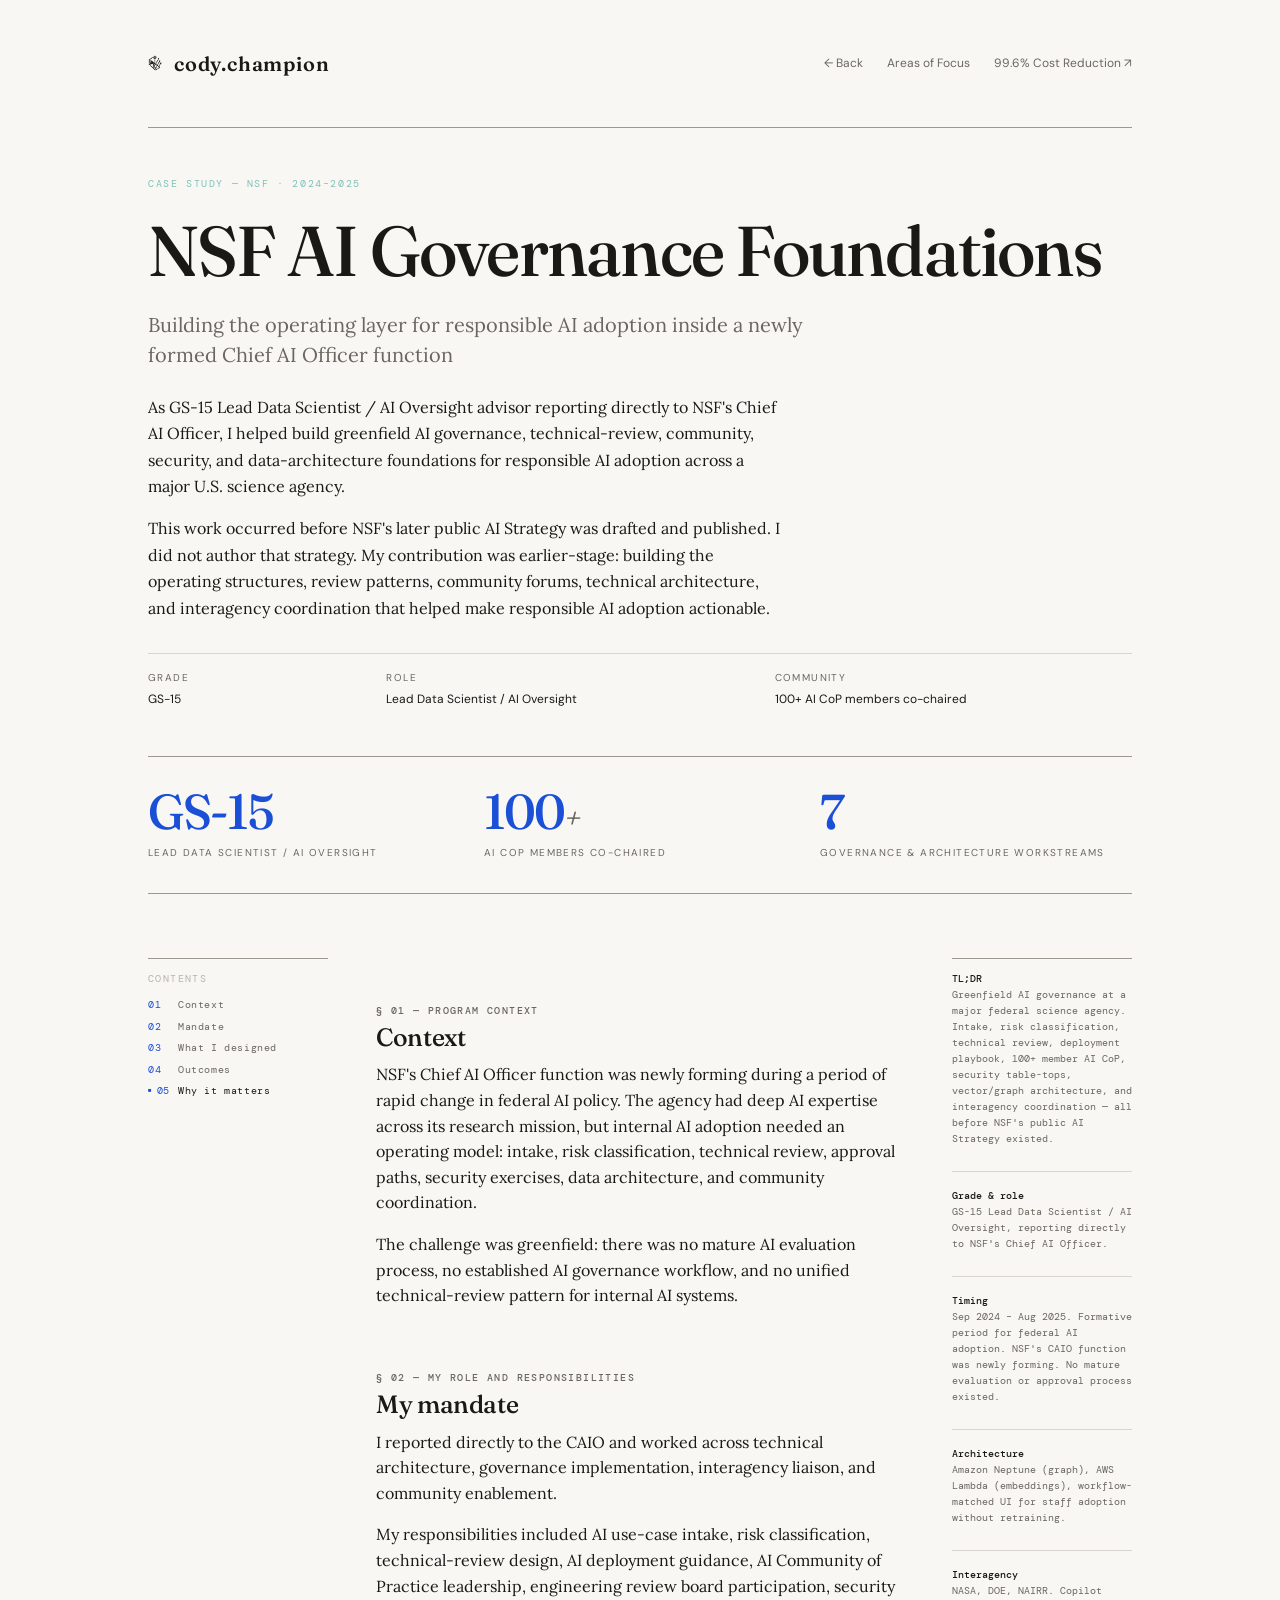
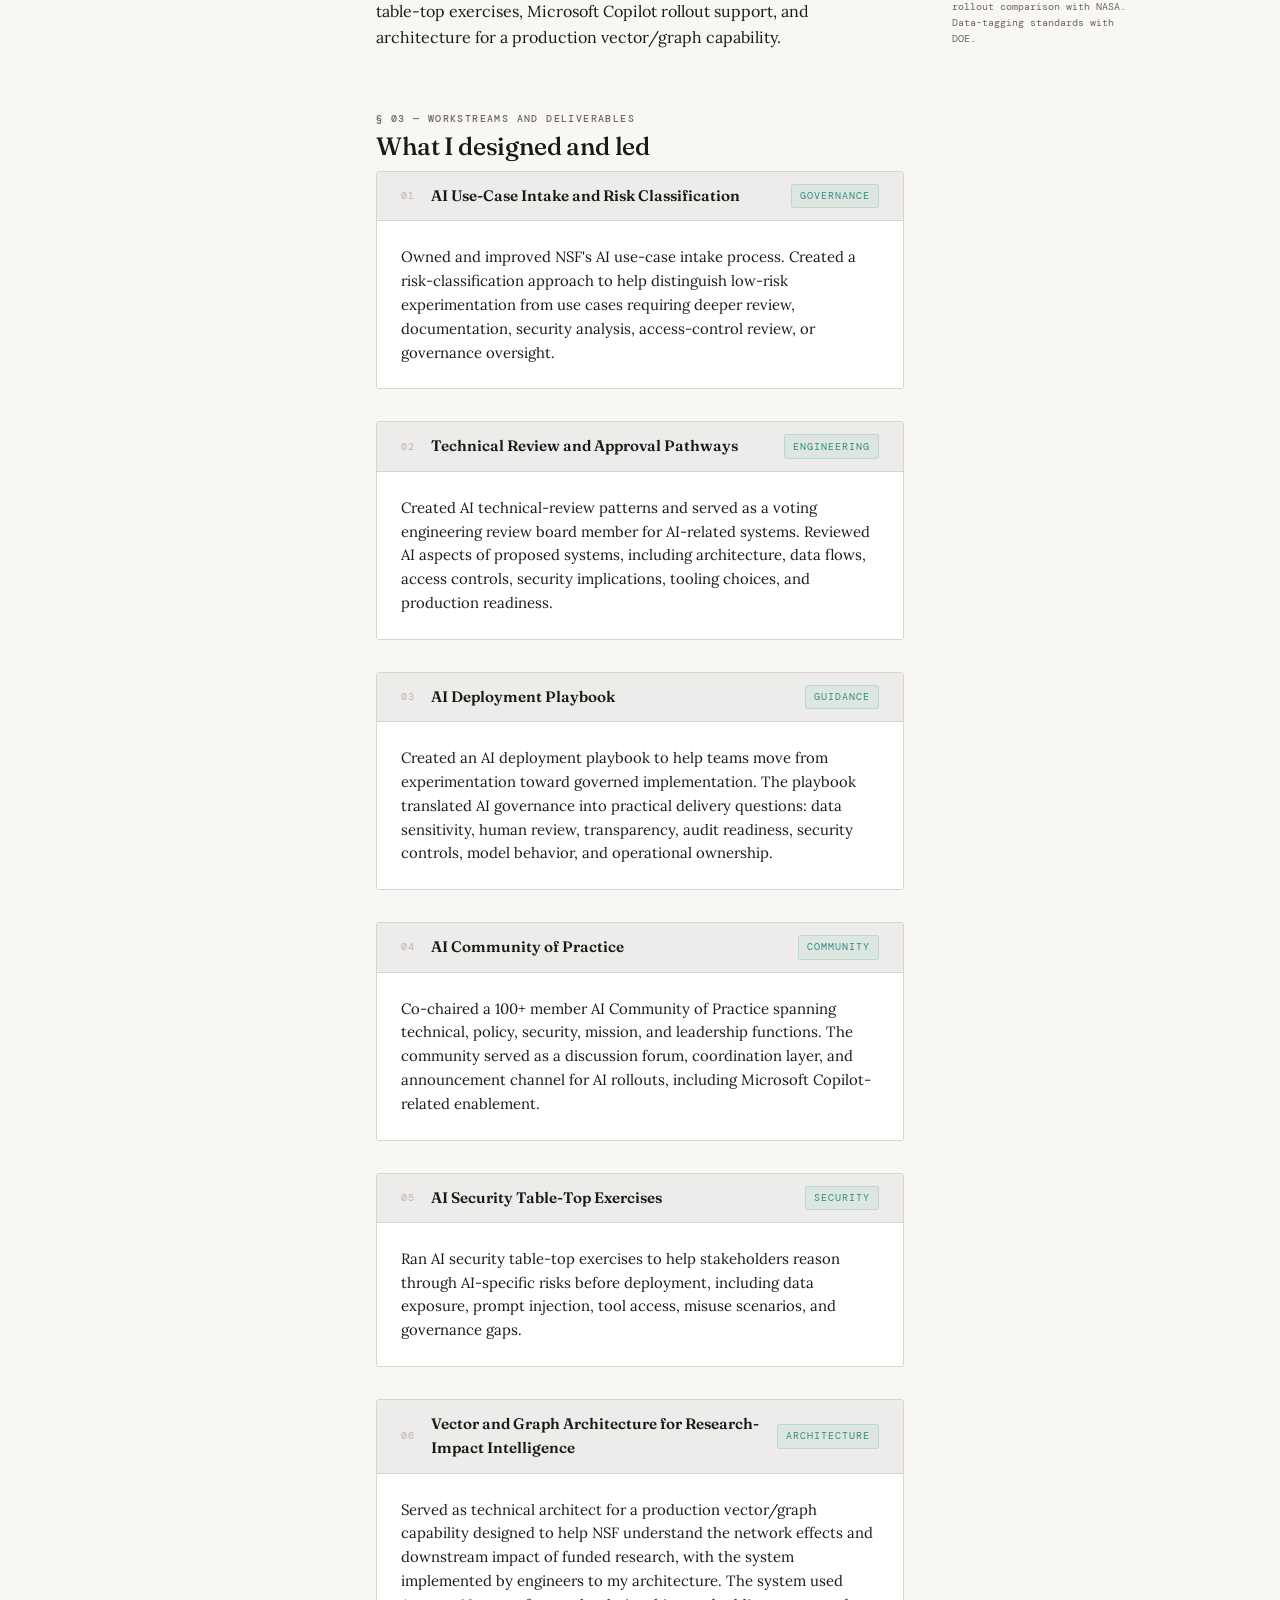
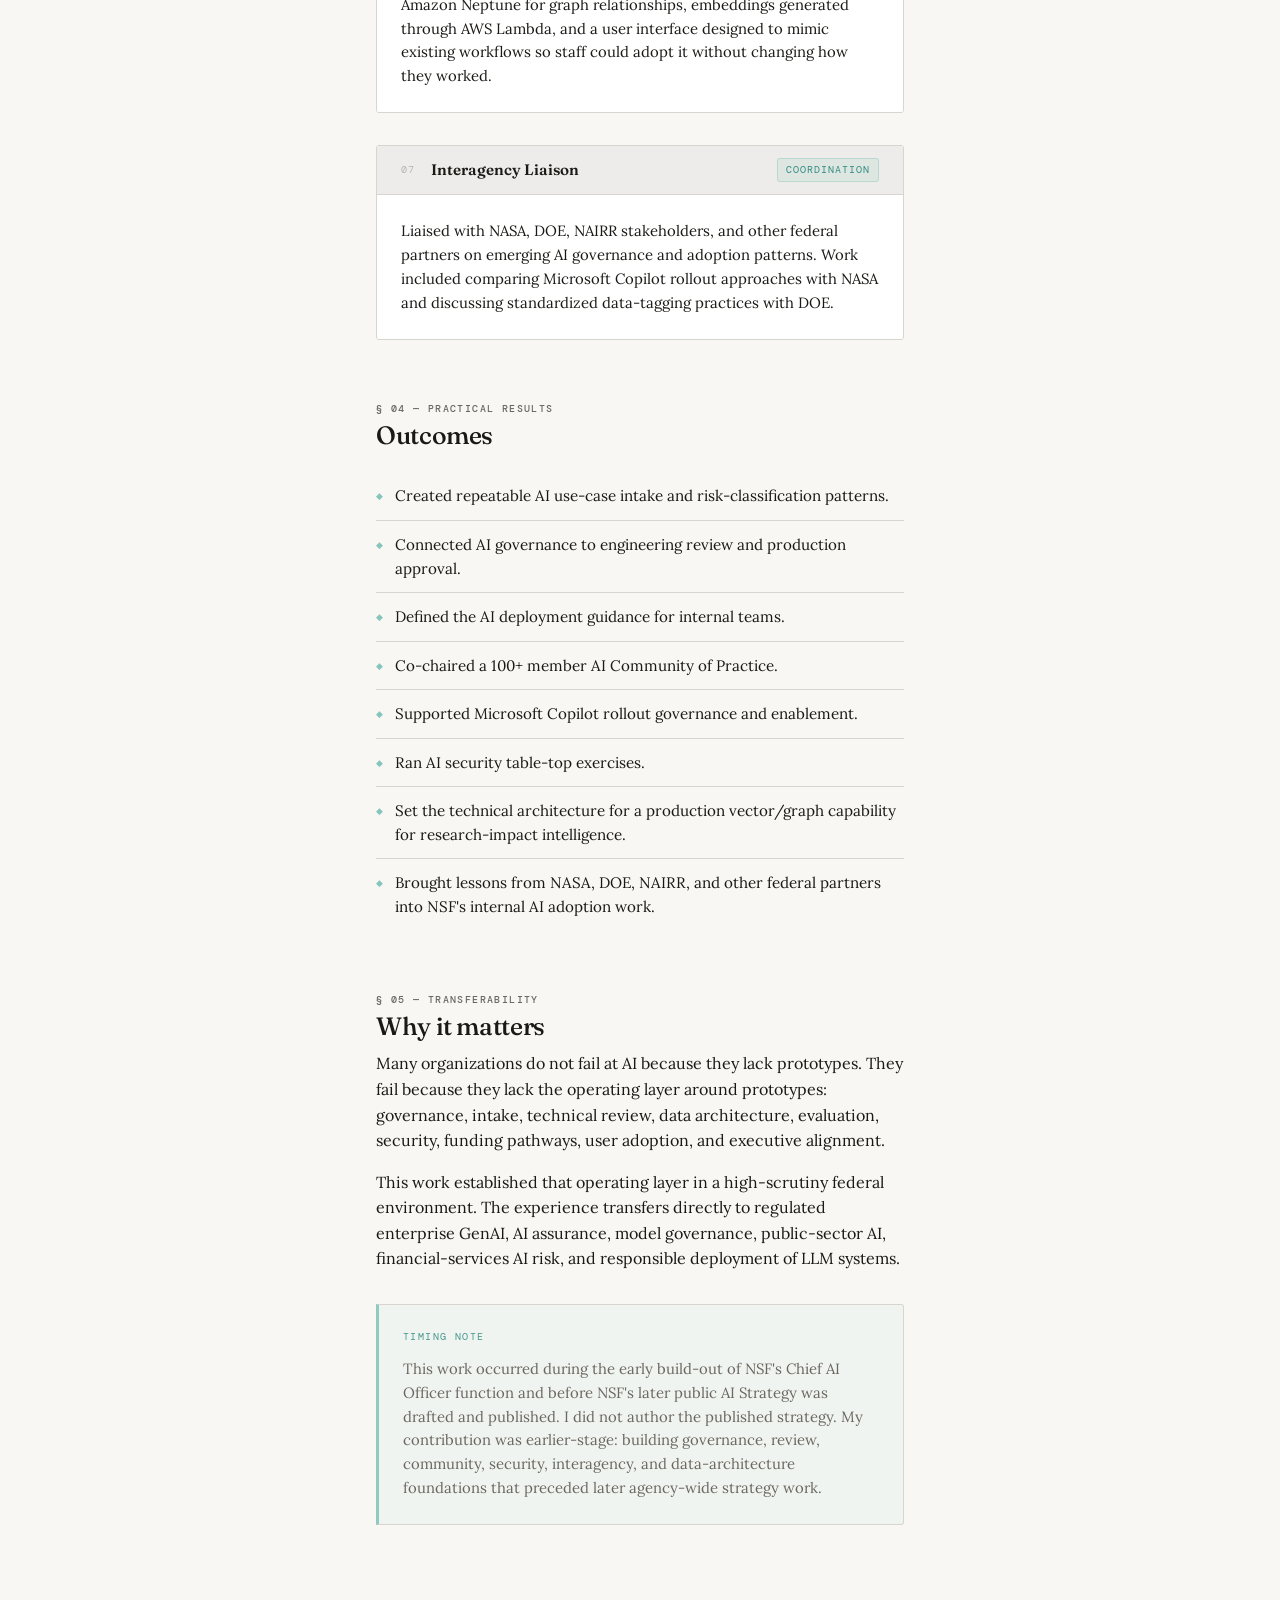
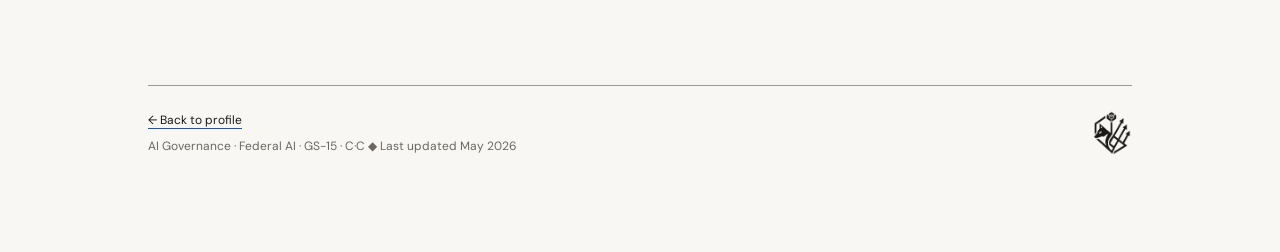
<file: case-study-nsf-ai-governance.html>
<!doctype html>
<html lang="en" data-mode="signal">
<head>
<meta charset="utf-8">
<meta name="viewport" content="width=device-width, initial-scale=1">
<title>NSF AI Governance Foundations | Cody Champion</title>
<meta name="description" content="Case study on building greenfield AI governance, technical review, data architecture, and community foundations inside NSF's Chief AI Officer function during a formative period for federal AI adoption." />
<meta property="og:title" content="NSF AI Governance Foundations — Cody Champion" />
<meta property="og:description" content="Greenfield AI governance inside a newly formed Chief AI Officer function — intake, risk classification, technical review, community, security, and vector/graph architecture for research-impact intelligence." />
<meta property="og:type" content="article" />
<link rel="canonical" href="https://codychampion.bitsandbeakers.com/case-study-nsf-ai-governance" />
<link rel="icon" href="assets/crest_dark.png">

<link rel="preconnect" href="https://fonts.googleapis.com">
<link rel="preconnect" href="https://fonts.gstatic.com" crossorigin>
<link href="https://fonts.googleapis.com/css2?family=Fraunces:ital,opsz,wght@0,9..144,400;0,9..144,500;0,9..144,600;1,9..144,400&family=Lora:wght@400;500&family=DM+Sans:wght@400;500;600&family=DM+Mono:wght@400;500&display=swap" rel="stylesheet">

<style>
/* ============================================================
   Champion Design System — tokens.css (full)
   github.com/codychampion/design-system
   ============================================================ */
:root {
  --t-xs:10px; --t-sm:12px; --t-base:16px; --t-md:20px;
  --t-lg:25px; --t-xl:31px; --t-2xl:39px; --t-3xl:49px; --t-4xl:64px;
  --s-1:4px; --s-2:8px; --s-3:12px; --s-4:16px; --s-6:24px;
  --s-8:32px; --s-12:48px; --s-16:64px; --s-24:96px;
  --r-sm:3px; --r-md:6px; --r-lg:12px; --r-full:9999px;
  --easing:cubic-bezier(.16,1,.3,1); --dur-micro:200ms; --dur-comp:350ms;
  --shadow-1:0 1px 3px rgba(0,0,0,.12); --shadow-2:0 4px 12px rgba(0,0,0,.16); --shadow-3:0 16px 48px rgba(0,0,0,.24);
  --container:1280px; --readable:68ch;
}

:root, [data-mode="signal"] {
  --c-bg:#f8f7f4; --c-bg-subtle:#eeecea; --c-bg-raised:#ffffff;
  --c-border:#d8d5cf; --c-border-strong:#9c9890;
  --c-text:#1a1916; --c-text-subtle:#6b6760; --c-text-disabled:#b8b4ae;
  --c-accent:#1a4fd6; --c-accent-subtle:#eef2fc; --c-accent-text:#ffffff;
  --c-success:#1a7f4b; --c-warning:#a15f00; --c-danger:#c8342e;
  --font-display:"Fraunces",Georgia,"Times New Roman",serif;
  --font-body:"Lora",Georgia,serif;
  --font-ui:"DM Sans",system-ui,-apple-system,sans-serif;
  --font-mono:"DM Mono",ui-monospace,"SF Mono",monospace;
  --lh-body:1.55; --lh-display:1.05; --symbol:"◆";
}
[data-mode="signal"][data-theme="dark"] {
  --c-bg:#1a1916; --c-bg-subtle:#232220; --c-bg-raised:#2a2825;
  --c-border:#3a3835; --c-border-strong:#5a5754;
  --c-text:#f0eee9; --c-text-subtle:#a89e8e; --c-text-disabled:#5a5754;
  --c-accent:#5d8fff; --c-accent-subtle:#1f2845; --c-accent-text:#1a1916;
  --c-success:#5dc287; --c-warning:#d59f4a; --c-danger:#e85f5f;
}

*,*::before,*::after{box-sizing:border-box;}
html,body{margin:0;padding:0;background:var(--c-bg);color:var(--c-text);font-family:var(--font-body);font-size:var(--t-base);line-height:var(--lh-body);font-feature-settings:"kern","liga","calt";-webkit-font-smoothing:antialiased;}
h1,h2,h3,h4,h5,h6{font-family:var(--font-display);line-height:var(--lh-display);font-weight:500;margin:0;letter-spacing:-.01em;}
p{margin:0;max-width:var(--readable);}
a{color:var(--c-accent);text-decoration:none;}
a:hover{text-decoration:underline;text-decoration-thickness:1px;text-underline-offset:3px;}
code,kbd,samp{font-family:var(--font-mono);font-size:.92em;}
::selection{background:var(--c-accent);color:var(--c-accent-text);}
@media(prefers-reduced-motion:reduce){*,*::before,*::after{animation-duration:.01ms!important;transition-duration:.01ms!important;}}

body{padding:0;min-height:100vh;}

/* ── PAGE ── */
.page{max-width:1080px;margin:0 auto;padding:var(--s-12) var(--s-12) var(--s-24);}

/* ── NAV ── */
.nav-bar{display:flex;justify-content:space-between;align-items:center;padding-bottom:var(--s-8);font-family:var(--font-ui);font-size:var(--t-sm);color:var(--c-text-subtle);}
.nav-bar a{color:var(--c-text-subtle);}
.nav-bar a:hover{color:var(--c-text);text-decoration:none;}
.brand{display:flex;align-items:baseline;gap:var(--s-2);font-family:var(--font-display);font-weight:600;font-size:var(--t-md);color:var(--c-text);letter-spacing:.04em;}
.brand .crest{display:inline-block;width:14px;height:16px;background-color:var(--c-text);-webkit-mask:url('assets/crest_white.png') center/contain no-repeat;mask:url('assets/crest_white.png') center/contain no-repeat;vertical-align:-2px;margin-right:4px;}

/* ── HERO ── */
.hero{border-top:1px solid var(--c-border-strong);padding-top:var(--s-12);margin-top:var(--s-4);}
.hero__eye{font-family:var(--font-mono);font-size:var(--t-xs);letter-spacing:.16em;text-transform:uppercase;color:rgba(104,184,173,0.85);display:flex;gap:var(--s-4);flex-wrap:wrap;}
.hero__title{font-family:var(--font-display);font-size:clamp(40px,5.5vw,72px);font-weight:500;letter-spacing:-.025em;line-height:1.0;margin-top:var(--s-6);max-width:22ch;}
.hero__title em{font-style:italic;color:var(--c-text-subtle);font-weight:400;}
.hero__deck{font-family:var(--font-body);font-size:var(--t-md);color:var(--c-text-subtle);margin-top:var(--s-6);max-width:60ch;line-height:1.5;}
.hero__body{margin-top:var(--s-6);font-family:var(--font-body);font-size:var(--t-base);line-height:1.65;color:var(--c-text);max-width:64ch;}
.hero__body p{margin-bottom:var(--s-4);}
.hero__body p:last-child{margin-bottom:0;}
.hero__byline{margin-top:var(--s-8);padding-top:var(--s-4);border-top:1px solid var(--c-border);display:grid;grid-template-columns:repeat(3,auto);gap:var(--s-8);font-family:var(--font-ui);font-size:var(--t-sm);}
.hero__byline dt{font-size:var(--t-xs);color:var(--c-text-subtle);letter-spacing:.14em;text-transform:uppercase;margin-bottom:4px;}
.hero__byline dd{margin:0;}

/* ── STAT BOXES ── */
.stats{display:grid;grid-template-columns:repeat(3,1fr);gap:var(--s-6);margin:var(--s-12) 0 var(--s-16);padding:var(--s-8) 0;border-top:1px solid var(--c-border-strong);border-bottom:1px solid var(--c-border-strong);}
.stat__num{font-family:var(--font-display);font-size:var(--t-3xl);font-weight:500;letter-spacing:-.04em;line-height:.9;color:var(--c-accent);}
.stat__label{font-family:var(--font-ui);font-size:var(--t-xs);letter-spacing:.14em;text-transform:uppercase;color:var(--c-text-subtle);margin-top:var(--s-3);}

/* ── BODY 3-COL ── */
.cs-body{display:grid;grid-template-columns:180px 1fr 180px;gap:var(--s-12);align-items:start;}

/* ── RAIL ── */
.cs-rail{position:sticky;top:var(--s-6);align-self:start;font-family:var(--font-mono);font-size:var(--t-xs);color:var(--c-text-subtle);letter-spacing:.06em;border-top:1px solid var(--c-border-strong);padding-top:var(--s-3);}
.cs-rail__num{color:var(--c-accent);}
.cs-rail__item{padding:3px 0;display:grid;grid-template-columns:22px 1fr;gap:var(--s-2);cursor:pointer;color:var(--c-text-subtle);text-decoration:none;}
.cs-rail__item:hover{color:var(--c-text);text-decoration:none;}
.cs-rail__item.is-on{color:var(--c-text);}
.cs-rail__item.is-on .cs-rail__num::before{content:"■ ";font-size:6px;vertical-align:2px;}

/* ── MAIN CONTENT ── */
.cs-main{font-family:var(--font-body);font-size:var(--t-base);line-height:1.6;color:var(--c-text);}
.cs-main p{margin:0 0 var(--s-4);}
.cs-main p:last-child{margin-bottom:0;}
.cs-main p strong{font-weight:600;}
.cs-section{margin-bottom:var(--s-16);}
.cs-main h3{font-family:var(--font-display);font-size:var(--t-lg);font-weight:500;letter-spacing:-.015em;margin-top:var(--s-12);margin-bottom:var(--s-3);}
.cs-main h3 .num{font-family:var(--font-mono);font-size:var(--t-xs);color:var(--c-text-subtle);letter-spacing:.14em;text-transform:uppercase;display:block;margin-bottom:var(--s-2);}
.cs-main h4{font-family:var(--font-display);font-size:var(--t-md);font-weight:500;letter-spacing:-.01em;margin:var(--s-8) 0 var(--s-3);}

/* ── PULL QUOTE ── */
.cs-main .pull{font-family:var(--font-display);font-size:var(--t-lg);font-style:italic;font-weight:400;color:var(--c-accent);line-height:1.3;border-left:3px solid var(--c-accent);padding:var(--s-2) 0 var(--s-2) var(--s-4);margin:var(--s-6) 0;max-width:40ch;}

/* ── CALLOUT ── */
.callout{border-left:3px solid var(--c-warning);background:rgba(161,95,0,.06);border-radius:0 var(--r-sm) var(--r-sm) 0;padding:var(--s-3) var(--s-4);margin:var(--s-4) 0;font-size:.93rem;}
.callout strong{color:var(--c-warning);}

/* ── WORKSTREAM CARDS ── */
.ws-card{border:1px solid var(--c-border);border-radius:var(--r-sm);overflow:hidden;margin-bottom:var(--s-8);}
.ws-header{display:flex;align-items:center;gap:var(--s-4);padding:var(--s-3) var(--s-6);background:var(--c-bg-subtle);border-bottom:1px solid var(--c-border);}
.ws-num{font-family:var(--font-mono);font-size:var(--t-xs);color:var(--c-text-disabled);flex-shrink:0;letter-spacing:.08em;}
.ws-title{font-family:var(--font-display);font-size:.95rem;font-weight:600;color:var(--c-text);flex:1;}
.ws-tag{font-family:var(--font-mono);font-size:var(--t-xs);letter-spacing:.1em;text-transform:uppercase;padding:.2rem .5rem;border-radius:var(--r-sm);flex-shrink:0;background:rgba(104,184,173,0.12);color:rgba(50,140,130,1);border:1px solid rgba(104,184,173,0.30);}
.ws-body{padding:var(--s-6);background:var(--c-bg-raised);}
.ws-body p{font-size:.93rem;margin-bottom:var(--s-3);}
.ws-body p:last-child{margin-bottom:0;}

/* ── TIMING NOTE ── */
.timing-note{border:1px solid var(--c-border);border-left:3px solid rgba(104,184,173,0.7);border-radius:0 var(--r-sm) var(--r-sm) 0;background:rgba(104,184,173,0.05);padding:var(--s-6);margin:var(--s-8) 0;}
.timing-note__heading{font-family:var(--font-mono);font-size:var(--t-xs);letter-spacing:.14em;text-transform:uppercase;color:rgba(50,140,130,0.9);margin-bottom:var(--s-3);}
.timing-note p{font-family:var(--font-body);font-size:.93rem;color:var(--c-text-subtle);line-height:1.6;margin-bottom:var(--s-3);}
.timing-note p:last-child{margin-bottom:0;}

/* ── OUTCOME LIST ── */
.outcome-list{list-style:none;padding:0;margin:var(--s-6) 0;}
.outcome-list li{font-family:var(--font-body);font-size:.95rem;color:var(--c-text);padding:var(--s-3) 0;border-bottom:1px solid var(--c-border);display:flex;align-items:flex-start;gap:var(--s-3);line-height:1.55;}
.outcome-list li:last-child{border-bottom:none;}
.outcome-list li::before{content:"◆";color:rgba(104,184,173,0.8);font-size:.55rem;flex-shrink:0;margin-top:5px;}

/* ── CODE / MATH BLOCKS ── */
.math-block,pre{background:var(--c-bg-subtle);border:1px solid var(--c-border);border-radius:var(--r-sm);padding:var(--s-4) var(--s-6);margin:var(--s-4) 0;font-family:var(--font-mono);font-size:.77rem;line-height:1.8;color:var(--c-text-subtle);overflow-x:auto;max-width:none;}
.math-block .result{color:var(--c-success);font-weight:500;}
.math-block .warn{color:var(--c-danger);}
.math-block .comment,.cm{color:var(--c-text-disabled);font-style:italic;}
pre .kw{color:var(--c-accent);}
pre .fn{color:var(--c-success);}
pre .st{color:var(--c-warning);}
pre .cm{color:var(--c-text-disabled);font-style:italic;}
pre .num{color:#7a22a0;}
pre .dec{color:var(--c-danger);}

/* ── TABLES ── */
.table-wrap{overflow-x:auto;margin:var(--s-6) 0;border:1px solid var(--c-border);border-radius:var(--r-sm);max-width:none;}
table{width:100%;border-collapse:collapse;font-size:.84rem;font-family:var(--font-mono);}
thead tr{background:var(--c-bg-subtle);border-bottom:1px solid var(--c-border-strong);}
thead th{font-size:var(--t-xs);letter-spacing:.1em;text-transform:uppercase;color:var(--c-text-disabled);padding:.85rem var(--s-6);text-align:left;font-weight:500;}
tbody tr{border-bottom:1px solid var(--c-border);}
tbody tr:last-child{border-bottom:none;}
tbody tr:hover{background:var(--c-accent-subtle);}
tbody td{padding:.7rem var(--s-6);color:var(--c-text);}
tbody td:first-child{color:var(--c-text-subtle);}

/* ── ARCH DIAGRAM ── */
.arch-diagram{background:var(--c-bg-subtle);border:1px solid var(--c-border);border-radius:var(--r-sm);padding:var(--s-8);margin:var(--s-6) 0;font-family:var(--font-mono);font-size:.72rem;line-height:2;color:var(--c-text-subtle);overflow-x:auto;max-width:none;white-space:pre;}
.arch-diagram .stage{color:var(--c-accent);font-weight:500;}
.arch-diagram .arrow{color:var(--c-text-disabled);}
.arch-diagram .comment{color:var(--c-text-disabled);font-style:italic;}
.arch-diagram .warn{color:var(--c-danger);}
.arch-diagram .ok{color:var(--c-success);}

/* ── MARGIN NOTES ── */
.cs-margin{font-family:var(--font-mono);font-size:var(--t-xs);line-height:1.6;color:var(--c-text-subtle);border-top:1px solid var(--c-border-strong);padding-top:var(--s-3);}
.cs-margin strong{color:var(--c-text);font-weight:500;}
.cs-margin p{margin-bottom:var(--s-6);}
.cs-margin hr{border:0;border-top:1px solid var(--c-border);margin:var(--s-4) 0;}

/* ── SKELETON ── */
.skel{background:var(--c-border);border-radius:2px;}

/* ── FOOTER ── */
.foot{margin-top:var(--s-24);padding-top:var(--s-6);border-top:1px solid var(--c-border-strong);display:flex;justify-content:space-between;align-items:end;font-family:var(--font-ui);font-size:var(--t-sm);color:var(--c-text-subtle);}
.foot a{color:var(--c-text);text-decoration:underline;text-underline-offset:4px;text-decoration-color:var(--c-accent);}
.foot__crest{width:40px;height:46px;background-color:var(--c-text);-webkit-mask:url('assets/crest_white.png') center/contain no-repeat;mask:url('assets/crest_white.png') center/contain no-repeat;}

/* ── RESPONSIVE ── */
@media(max-width:1000px){
  .cs-body{grid-template-columns:1fr;}
  .cs-rail{position:static;}
  .cs-margin{border-top:1px dashed var(--c-border);margin-top:var(--s-12);position:static;}
  .stats{grid-template-columns:repeat(3,1fr);}
}
@media(max-width:720px){
  .page{padding:var(--s-6) var(--s-4) var(--s-12);}
  .hero__title{font-size:clamp(28px,7.4vw,40px);line-height:1.05;max-width:none;margin-top:var(--s-4);}
  .hero__deck{font-size:15px;line-height:1.45;margin-top:var(--s-4);}
  .hero__byline{grid-template-columns:1fr 1fr;gap:var(--s-4);margin-top:var(--s-6);}
  .stats{grid-template-columns:repeat(3,1fr);gap:var(--s-4);margin:var(--s-8) 0 var(--s-12);padding:var(--s-6) 0;}
  .stat__num{font-size:32px;}
  .stat__label{font-size:10px;}
}
@media(max-width:480px){
  .hero__byline{grid-template-columns:1fr;}
  .stats{grid-template-columns:1fr 1fr;}
}
</style>
</head>
<body>

<div class="page">

  <div class="nav-bar">
    <div class="brand"><span class="crest"></span>cody.champion</div>
    <div style="display:flex;gap:var(--s-6);align-items:center;">
      <a href="/">← Back</a>
      <a href="/recruiters">Areas of Focus</a>
      <a href="/case-study-ml-cost">99.6% Cost Reduction ↗</a>
    </div>
  </div>

  <section class="hero">
    <div class="hero__eye">
      <span>CASE STUDY — NSF · 2024–2025</span>
    </div>
    <h1 class="hero__title">NSF AI Governance Foundations</h1>
    <p class="hero__deck">Building the operating layer for responsible AI adoption inside a newly formed Chief AI Officer function</p>
    <div class="hero__body">
      <p>As GS-15 Lead Data Scientist / AI Oversight advisor reporting directly to NSF's Chief AI Officer, I helped build greenfield AI governance, technical-review, community, security, and data-architecture foundations for responsible AI adoption across a major U.S. science agency.</p>
      <p>This work occurred before NSF's later public AI Strategy was drafted and published. I did not author that strategy. My contribution was earlier-stage: building the operating structures, review patterns, community forums, technical architecture, and interagency coordination that helped make responsible AI adoption actionable.</p>
    </div>
    <dl class="hero__byline">
      <div><dt>Grade</dt><dd>GS-15</dd></div>
      <div><dt>Role</dt><dd>Lead Data Scientist / AI Oversight</dd></div>
      <div><dt>Community</dt><dd>100+ AI CoP members co-chaired</dd></div>
    </dl>
  </section>

  <div class="stats">
    <div>
      <div class="stat__num">GS-15</div>
      <div class="stat__label">Lead Data Scientist / AI Oversight</div>
    </div>
    <div>
      <div class="stat__num">100<span style="font-size:.65em;font-style:italic;color:var(--c-text-subtle);">+</span></div>
      <div class="stat__label">AI CoP members co-chaired</div>
    </div>
    <div>
      <div class="stat__num">7</div>
      <div class="stat__label">Governance &amp; architecture workstreams</div>
    </div>
  </div>

  <div class="cs-body">

    <aside class="cs-rail">
      <div style="margin-bottom:var(--s-2);font-family:var(--font-mono);font-size:var(--t-xs);letter-spacing:.14em;text-transform:uppercase;color:var(--c-text-disabled);">Contents</div>
      <a href="#sec-context"    class="cs-rail__item is-on"><span class="cs-rail__num">01</span><span>Context</span></a>
      <a href="#sec-mandate"    class="cs-rail__item"><span class="cs-rail__num">02</span><span>Mandate</span></a>
      <a href="#sec-built"      class="cs-rail__item"><span class="cs-rail__num">03</span><span>What I designed</span></a>
      <a href="#sec-outcomes"   class="cs-rail__item"><span class="cs-rail__num">04</span><span>Outcomes</span></a>
      <a href="#sec-why"        class="cs-rail__item"><span class="cs-rail__num">05</span><span>Why it matters</span></a>
    </aside>

    <article class="cs-main">

      <section class="cs-section" id="sec-context">
        <h3><span class="num">§ 01 — Program context</span>Context</h3>
        <p>NSF's Chief AI Officer function was newly forming during a period of rapid change in federal AI policy. The agency had deep AI expertise across its research mission, but internal AI adoption needed an operating model: intake, risk classification, technical review, approval paths, security exercises, data architecture, and community coordination.</p>
        <p>The challenge was greenfield: there was no mature AI evaluation process, no established AI governance workflow, and no unified technical-review pattern for internal AI systems.</p>
      </section>

      <section class="cs-section" id="sec-mandate">
        <h3><span class="num">§ 02 — My role and responsibilities</span>My mandate</h3>
        <p>I reported directly to the CAIO and worked across technical architecture, governance implementation, interagency liaison, and community enablement.</p>
        <p>My responsibilities included AI use-case intake, risk classification, technical-review design, AI deployment guidance, AI Community of Practice leadership, engineering review board participation, security table-top exercises, Microsoft Copilot rollout support, and architecture for a production vector/graph capability.</p>
      </section>

      <section class="cs-section" id="sec-built">
        <h3><span class="num">§ 03 — Workstreams and deliverables</span>What I designed and led</h3>

        <div class="ws-card">
          <div class="ws-header">
            <span class="ws-num">01</span>
            <span class="ws-title">AI Use-Case Intake and Risk Classification</span>
            <span class="ws-tag">Governance</span>
          </div>
          <div class="ws-body">
            <p>Owned and improved NSF's AI use-case intake process. Created a risk-classification approach to help distinguish low-risk experimentation from use cases requiring deeper review, documentation, security analysis, access-control review, or governance oversight.</p>
          </div>
        </div>

        <div class="ws-card">
          <div class="ws-header">
            <span class="ws-num">02</span>
            <span class="ws-title">Technical Review and Approval Pathways</span>
            <span class="ws-tag">Engineering</span>
          </div>
          <div class="ws-body">
            <p>Created AI technical-review patterns and served as a voting engineering review board member for AI-related systems. Reviewed AI aspects of proposed systems, including architecture, data flows, access controls, security implications, tooling choices, and production readiness.</p>
          </div>
        </div>

        <div class="ws-card">
          <div class="ws-header">
            <span class="ws-num">03</span>
            <span class="ws-title">AI Deployment Playbook</span>
            <span class="ws-tag">Guidance</span>
          </div>
          <div class="ws-body">
            <p>Created an AI deployment playbook to help teams move from experimentation toward governed implementation. The playbook translated AI governance into practical delivery questions: data sensitivity, human review, transparency, audit readiness, security controls, model behavior, and operational ownership.</p>
          </div>
        </div>

        <div class="ws-card">
          <div class="ws-header">
            <span class="ws-num">04</span>
            <span class="ws-title">AI Community of Practice</span>
            <span class="ws-tag">Community</span>
          </div>
          <div class="ws-body">
            <p>Co-chaired a 100+ member AI Community of Practice spanning technical, policy, security, mission, and leadership functions. The community served as a discussion forum, coordination layer, and announcement channel for AI rollouts, including Microsoft Copilot-related enablement.</p>
          </div>
        </div>

        <div class="ws-card">
          <div class="ws-header">
            <span class="ws-num">05</span>
            <span class="ws-title">AI Security Table-Top Exercises</span>
            <span class="ws-tag">Security</span>
          </div>
          <div class="ws-body">
            <p>Ran AI security table-top exercises to help stakeholders reason through AI-specific risks before deployment, including data exposure, prompt injection, tool access, misuse scenarios, and governance gaps.</p>
          </div>
        </div>

        <div class="ws-card">
          <div class="ws-header">
            <span class="ws-num">06</span>
            <span class="ws-title">Vector and Graph Architecture for Research-Impact Intelligence</span>
            <span class="ws-tag">Architecture</span>
          </div>
          <div class="ws-body">
            <p>Served as technical architect for a production vector/graph capability designed to help NSF understand the network effects and downstream impact of funded research, with the system implemented by engineers to my architecture. The system used Amazon Neptune for graph relationships, embeddings generated through AWS Lambda, and a user interface designed to mimic existing workflows so staff could adopt it without changing how they worked.</p>
          </div>
        </div>

        <div class="ws-card">
          <div class="ws-header">
            <span class="ws-num">07</span>
            <span class="ws-title">Interagency Liaison</span>
            <span class="ws-tag">Coordination</span>
          </div>
          <div class="ws-body">
            <p>Liaised with NASA, DOE, NAIRR stakeholders, and other federal partners on emerging AI governance and adoption patterns. Work included comparing Microsoft Copilot rollout approaches with NASA and discussing standardized data-tagging practices with DOE.</p>
          </div>
        </div>

      </section>

      <section class="cs-section" id="sec-outcomes">
        <h3><span class="num">§ 04 — Practical results</span>Outcomes</h3>
        <ul class="outcome-list">
          <li>Created repeatable AI use-case intake and risk-classification patterns.</li>
          <li>Connected AI governance to engineering review and production approval.</li>
          <li>Defined the AI deployment guidance for internal teams.</li>
          <li>Co-chaired a 100+ member AI Community of Practice.</li>
          <li>Supported Microsoft Copilot rollout governance and enablement.</li>
          <li>Ran AI security table-top exercises.</li>
          <li>Set the technical architecture for a production vector/graph capability for research-impact intelligence.</li>
          <li>Brought lessons from NASA, DOE, NAIRR, and other federal partners into NSF's internal AI adoption work.</li>
        </ul>
      </section>

      <section class="cs-section" id="sec-why">
        <h3><span class="num">§ 05 — Transferability</span>Why it matters</h3>
        <p>Many organizations do not fail at AI because they lack prototypes. They fail because they lack the operating layer around prototypes: governance, intake, technical review, data architecture, evaluation, security, funding pathways, user adoption, and executive alignment.</p>
        <p>This work established that operating layer in a high-scrutiny federal environment. The experience transfers directly to regulated enterprise GenAI, AI assurance, model governance, public-sector AI, financial-services AI risk, and responsible deployment of LLM systems.</p>

        <div class="timing-note">
          <div class="timing-note__heading">Timing note</div>
          <p>This work occurred during the early build-out of NSF's Chief AI Officer function and before NSF's later public AI Strategy was drafted and published. I did not author the published strategy. My contribution was earlier-stage: building governance, review, community, security, interagency, and data-architecture foundations that preceded later agency-wide strategy work.</p>
        </div>
      </section>

    </article>

    <aside class="cs-margin">
      <strong>TL;DR</strong>
      <p>Greenfield AI governance at a major federal science agency. Intake, risk classification, technical review, deployment playbook, 100+ member AI CoP, security table-tops, vector/graph architecture, and interagency coordination — all before NSF's public AI Strategy existed.</p>
      <hr>
      <strong>Grade &amp; role</strong>
      <p>GS-15 Lead Data Scientist / AI Oversight, reporting directly to NSF's Chief AI Officer.</p>
      <hr>
      <strong>Timing</strong>
      <p>Sep 2024 – Aug 2025. Formative period for federal AI adoption. NSF's CAIO function was newly forming. No mature evaluation or approval process existed.</p>
      <hr>
      <strong>Architecture</strong>
      <p>Amazon Neptune (graph), AWS Lambda (embeddings), workflow-matched UI for staff adoption without retraining.</p>
      <hr>
      <strong>Interagency</strong>
      <p>NASA, DOE, NAIRR. Copilot rollout comparison with NASA. Data-tagging standards with DOE.</p>
    </aside>

  </div><!-- /cs-body -->

  <div class="foot">
    <div>
      <p><a href="/">← Back to profile</a></p>
      <p style="margin-top:var(--s-2);color:var(--c-text-subtle);">AI Governance · Federal AI · GS-15 · C·C ◆ Last updated May 2026</p>
    </div>
    <div class="foot__crest"></div>
  </div>

</div><!-- /page -->

<script>
  /* theme-toggle.js — github.com/codychampion/design-system */
  (function(){
    const html = document.documentElement;
    const mode = html.dataset.mode || 'signal';
    const naturalTheme = mode === 'signal' ? 'light' : 'dark';
    const altTheme = naturalTheme === 'light' ? 'dark' : 'light';
    try {
      const params = new URLSearchParams(window.location.search);
      const urlTheme = params.get('theme');
      if (urlTheme === 'light' || urlTheme === 'dark') {
        if (urlTheme === naturalTheme) { delete html.dataset.theme; }
        else { html.dataset.theme = altTheme; }
      }
    } catch(e){}
    const btn = document.querySelector('[data-theme-toggle]');
    if (!btn) return;
    function currentTheme(){ return html.dataset.theme || naturalTheme; }
    function setIcon(){
      const c = currentTheme();
      btn.textContent = c === 'light' ? '☾' : '☀';
      const title = c === 'light' ? 'Switch to dark theme' : 'Switch to light theme';
      btn.setAttribute('title', title);
      btn.setAttribute('aria-label', title);
    }
    setIcon();
    btn.addEventListener('click', () => {
      const next = currentTheme() === 'light' ? 'dark' : 'light';
      if (next === naturalTheme) { delete html.dataset.theme; }
      else { html.dataset.theme = altTheme; }
      setIcon();
    });
  })();
</script>

<script>
  const sections = document.querySelectorAll('.cs-section');
  const railItems = document.querySelectorAll('.cs-rail__item');
  const obs = new IntersectionObserver(entries => {
    entries.forEach(e => {
      if (e.isIntersecting) {
        railItems.forEach(i => i.classList.remove('is-on'));
        const a = document.querySelector(`.cs-rail__item[href="#${e.target.id}"]`);
        if (a) a.classList.add('is-on');
      }
    });
  }, { rootMargin: '-20% 0px -70% 0px' });
  sections.forEach(s => obs.observe(s));
</script>

</body>
</html>
</file>
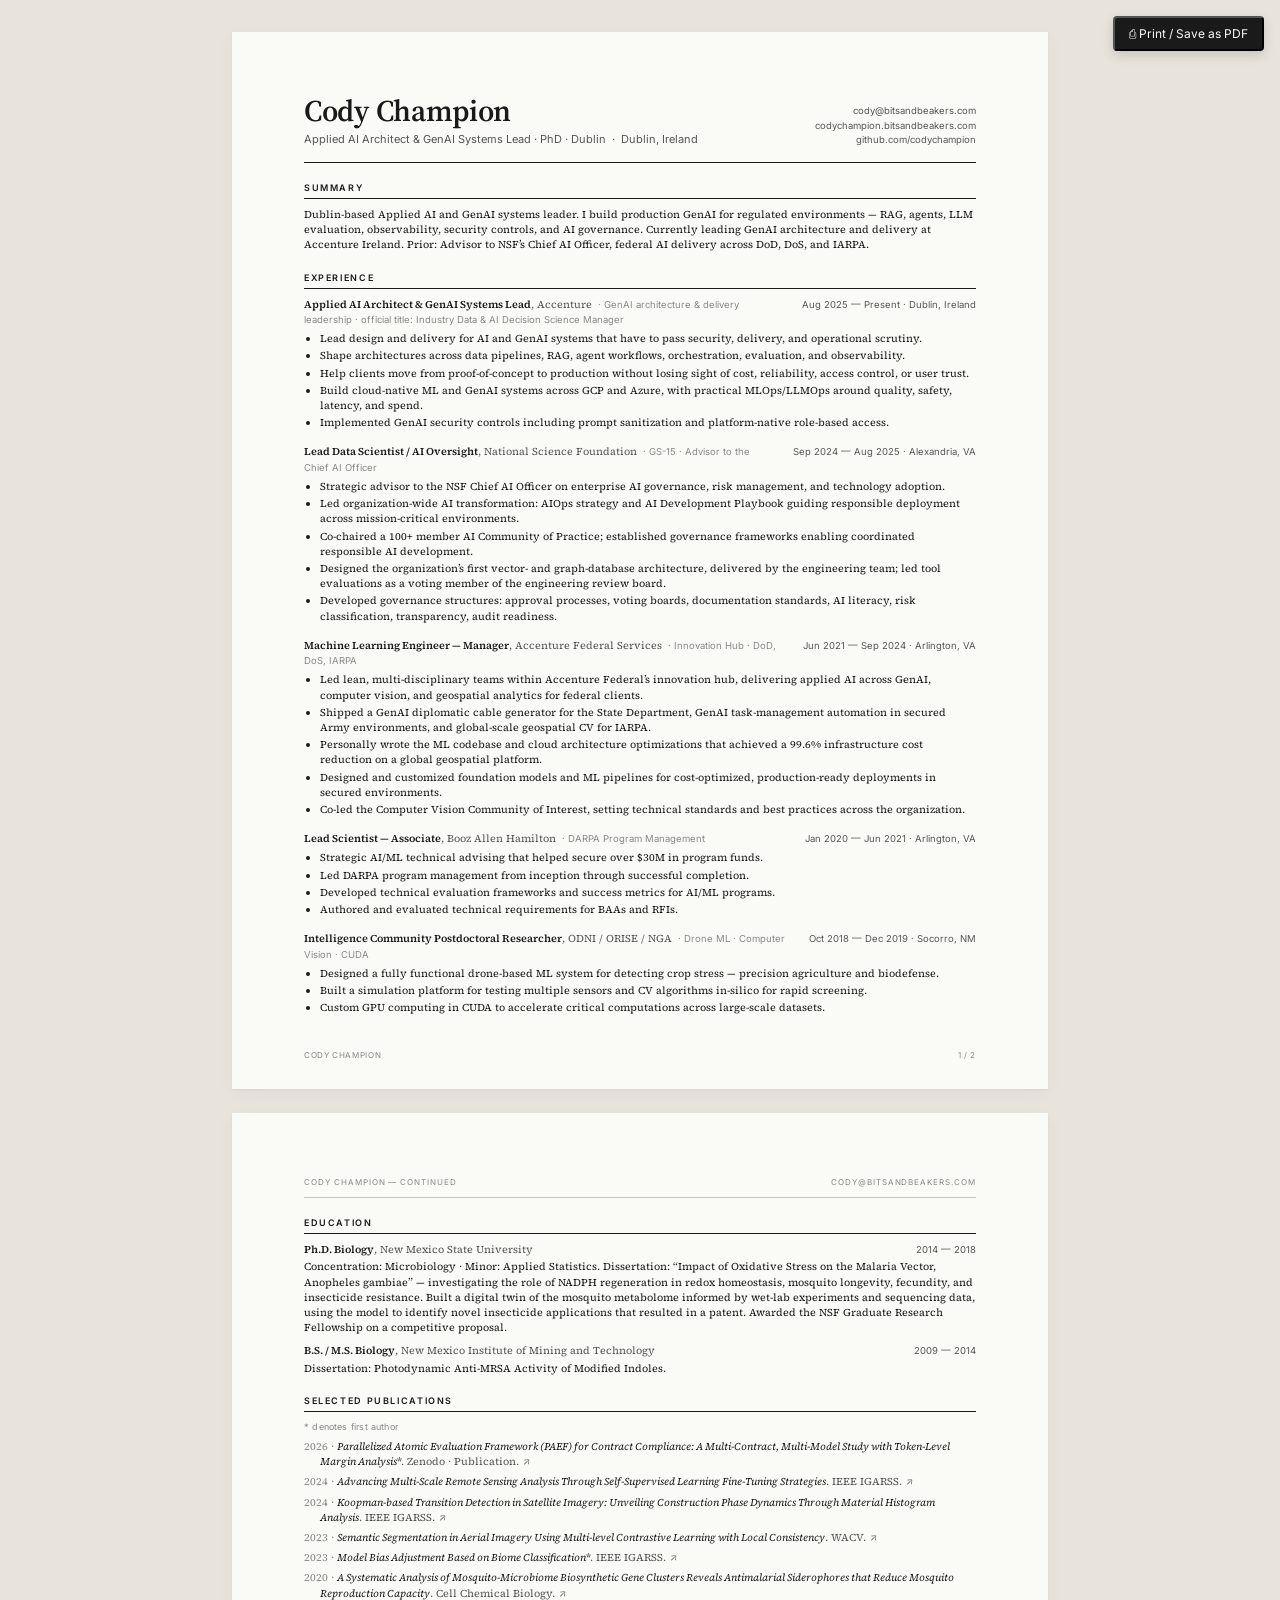
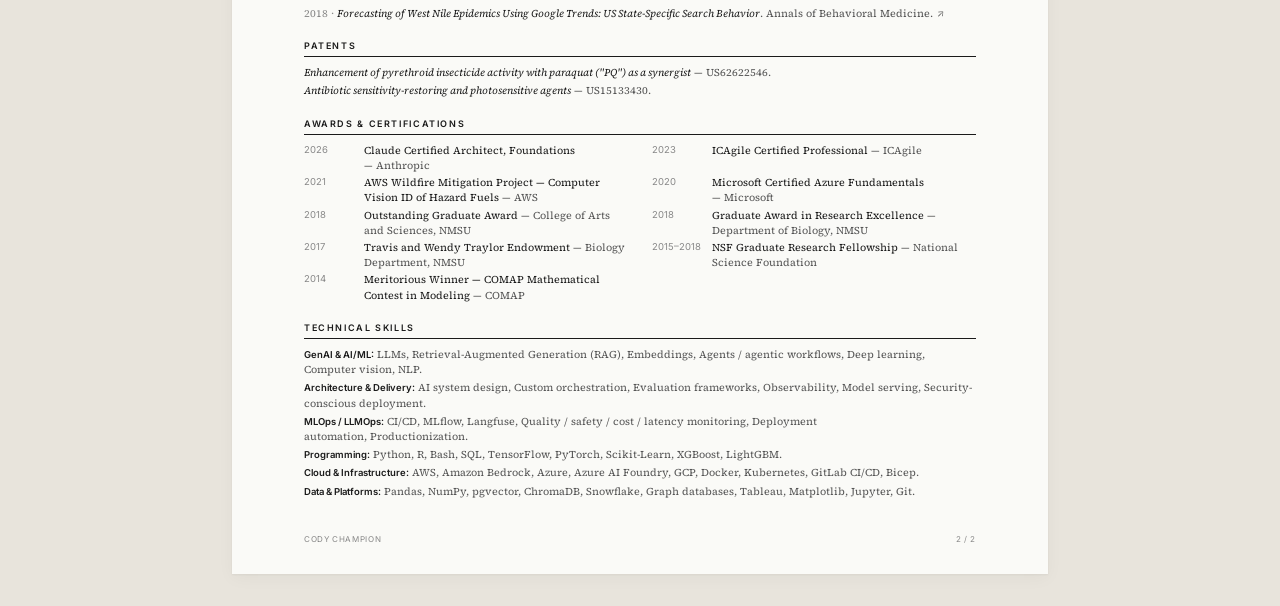
<file: print.html>
<!DOCTYPE html>
<html lang="en">
<head>
<meta charset="UTF-8">
<meta name="viewport" content="width=device-width, initial-scale=1">
<title>Cody Champion — CV (Printable)</title>

<link rel="preconnect" href="https://fonts.googleapis.com">
<link rel="preconnect" href="https://fonts.gstatic.com" crossorigin>
<link href="https://fonts.googleapis.com/css2?family=Source+Serif+4:ital,opsz,wght@0,8..60,300..900;1,8..60,300..900&family=Inter:wght@400;500;600;700&display=swap" rel="stylesheet">

<style>
  * { box-sizing: border-box; }
  html, body { margin: 0; padding: 0; }
  body {
    background: #e8e4dc;
    font-family: "Source Serif 4", Georgia, serif;
    color: #1a1a1a;
    display: flex;
    flex-direction: column;
    align-items: center;
    gap: 24px;
    padding: 32px 16px;
    min-height: 100vh;
  }

  /* Screen preview — letterbox background */
  .page {
    width: 816px;   /* 8.5in × 96dpi */
    min-height: 1056px; /* 11in × 96dpi */
    background: #fafaf7;
    padding: 64px 72px 72px 72px;
    box-shadow: 0 1px 2px rgba(0,0,0,0.05), 0 4px 16px rgba(0,0,0,0.04);
    position: relative;
    font-size: 10.5px;
    line-height: 1.45;
  }

  /* Print — one page per sheet, no shadows, no bg */
  @media print {
    @page { size: letter; margin: 0; }
    body { background: white; padding: 0; gap: 0; display: block; }
    .page {
      box-shadow: none;
      margin: 0;
      page-break-after: always;
      background: white;
    }
    .page:last-child { page-break-after: auto; }
  }

  h1.name {
    margin: 0;
    font-size: 30px;
    font-weight: 600;
    letter-spacing: -0.01em;
    line-height: 1;
  }
  .role-line {
    font-family: "Inter", sans-serif;
    font-size: 11px;
    color: #555;
    margin-top: 6px;
  }
  .header {
    display: flex;
    align-items: flex-end;
    justify-content: space-between;
    gap: 24px;
    border-bottom: 1.5px solid #1a1a1a;
    padding-bottom: 14px;
    margin-bottom: 18px;
  }
  .header .right {
    font-family: "Inter", sans-serif;
    font-size: 9.5px;
    color: #555;
    text-align: right;
    line-height: 1.55;
  }
  .header .right a { color: #555; text-decoration: none; }
  .header .right a:hover { text-decoration: underline; }

  .section-h {
    font-family: "Inter", sans-serif;
    font-size: 9px;
    font-weight: 600;
    letter-spacing: 0.18em;
    text-transform: uppercase;
    margin-top: 18px;
    margin-bottom: 8px;
    padding-bottom: 4px;
    border-bottom: 0.5px solid #1a1a1a;
  }

  p { margin: 0; text-wrap: pretty; }

  .job { margin-bottom: 14px; }
  .job:last-child { margin-bottom: 0; }
  .job-row {
    display: flex;
    justify-content: space-between;
    align-items: baseline;
    margin-bottom: 2px;
    gap: 16px;
  }
  .job-title { font-weight: 600; }
  .job-org { color: #555; }
  .job-sub {
    font-family: "Inter", sans-serif;
    font-size: 9.5px;
    color: #888;
    margin-left: 6px;
  }
  .job-meta {
    font-family: "Inter", sans-serif;
    font-size: 9.5px;
    color: #555;
    flex-shrink: 0;
    white-space: nowrap;
  }
  ul.bullets {
    margin: 4px 0 0;
    padding-left: 16px;
  }
  ul.bullets li {
    margin-bottom: 2px;
    text-wrap: pretty;
  }

  .continued-bar {
    font-family: "Inter", sans-serif;
    font-size: 8px;
    color: #888;
    letter-spacing: 0.12em;
    text-transform: uppercase;
    margin-bottom: 14px;
    padding-bottom: 8px;
    border-bottom: 0.5px solid #c8c3b8;
    display: flex;
    justify-content: space-between;
  }
  .footer-meta {
    position: absolute;
    bottom: 28px;
    left: 72px;
    right: 72px;
    display: flex;
    justify-content: space-between;
    font-family: "Inter", sans-serif;
    font-size: 8px;
    color: #888;
    letter-spacing: 0.08em;
    text-transform: uppercase;
  }

  .pub {
    margin-bottom: 5px;
    text-indent: -16px;
    padding-left: 16px;
    text-wrap: pretty;
  }
  .pub .year { color: #888; }
  .pub .title { font-style: italic; }
  .pub .venue { color: #555; }
  .pub a { color: #555; text-decoration: none; margin-left: 4px; }

  .award-grid {
    display: grid;
    grid-template-columns: 1fr 1fr;
    gap: 2px 24px;
  }
  .award {
    display: flex;
    gap: 8px;
    text-wrap: pretty;
  }
  .award .year {
    font-family: "Inter", sans-serif;
    font-size: 9.5px;
    color: #888;
    min-width: 52px;
    flex-shrink: 0;
  }
  .award .org { color: #555; }

  .skill-row { margin-bottom: 3px; text-wrap: pretty; }
  .skill-group {
    font-family: "Inter", sans-serif;
    font-weight: 600;
    font-size: 9.5px;
  }
  .skill-items { color: #555; }

  .ed { margin-bottom: 8px; }
  .ed:last-child { margin-bottom: 0; }
  .ed-head {
    display: flex;
    justify-content: space-between;
    align-items: baseline;
    gap: 16px;
  }
  .ed-detail {
    margin-top: 2px;
    text-wrap: pretty;
  }

  .print-hint {
    position: fixed;
    top: 16px;
    right: 16px;
    font-family: "Inter", sans-serif;
    font-size: 12px;
    background: #1a1a1a;
    color: #fafaf7;
    padding: 8px 14px;
    border-radius: 4px;
    cursor: pointer;
    box-shadow: 0 4px 12px rgba(0,0,0,0.15);
    z-index: 100;
  }
  @media print { .print-hint { display: none; } }
</style>
</head>
<body>

<button class="print-hint" onclick="window.print()">⎙ Print / Save as PDF</button>

<!-- PAGE 1 -->
<div class="page">
  <header class="header">
    <div>
      <h1 class="name">Cody Champion</h1>
      <div id="print-role-line" class="role-line">AI Decision Science Manager @ Accenture · PhD &nbsp;·&nbsp; Dublin, Ireland</div>
    </div>
    <div class="right">
      <div><a id="print-email" href="mailto:cody@bitsandbeakers.com">cody@bitsandbeakers.com</a></div>
      <div><a id="print-site" href="https://codychampion.bitsandbeakers.com">codychampion.bitsandbeakers.com</a></div>
      <div><a id="print-github" href="https://github.com/codychampion">github.com/codychampion</a></div>
    </div>
  </header>

  <section>
    <div class="section-h">Summary</div>
    <p id="print-summary">AI/ML leader with a background that spans scientific research, geospatial computer vision, federal AI governance, and production GenAI delivery. I am strongest where architecture, implementation, evaluation, and organizational trust all have to meet.</p>
  </section>

  <section>
    <div class="section-h">Experience</div>
    <div id="exp-list"></div>
  </section>

  <div class="footer-meta">
    <span>Cody Champion</span>
    <span>1 / 2</span>
  </div>
</div>

<!-- PAGE 2 -->
<div class="page">
  <div class="continued-bar">
    <span>Cody Champion — continued</span>
    <span id="continued-email">cody@bitsandbeakers.com</span>
  </div>

  <section>
    <div class="section-h">Education</div>
    <div id="ed-list"></div>
  </section>

  <section>
    <div class="section-h">Selected Publications</div>
    <div style="font-family: Inter, sans-serif; font-size: 9px; color: #888; margin-bottom: 6px; letter-spacing: 0.02em;">* denotes first author</div>
    <div id="pub-list"></div>
  </section>

  <section>
    <div class="section-h">Patents</div>
    <div id="pat-list"></div>
  </section>

  <section>
    <div class="section-h">Awards & Certifications</div>
    <div id="awd-list" class="award-grid"></div>
  </section>

  <section>
    <div class="section-h">Technical Skills</div>
    <div id="skl-list"></div>
  </section>

  <div class="footer-meta">
    <span>Cody Champion</span>
    <span>2 / 2</span>
  </div>
</div>

<script src="cv-data.js?v=7"></script>
<script>
  const d = window.CV_DATA;
  const esc = s => String(s).replace(/[<>&]/g, c => ({'<':'&lt;','>':'&gt;','&':'&amp;'}[c]));

  document.getElementById('print-role-line').innerHTML =
    `${esc(d.role)} &nbsp;·&nbsp; ${esc(d.location)}`;
  document.getElementById('print-email').href = `mailto:${d.email}`;
  document.getElementById('print-email').textContent = d.email;
  document.getElementById('print-site').href = `https://${d.site}`;
  document.getElementById('print-site').textContent = d.site;
  document.getElementById('print-github').href = `https://${d.github}`;
  document.getElementById('print-github').textContent = d.github;
  document.getElementById('continued-email').textContent = d.email;
  document.getElementById('print-summary').textContent = d.summary;

  // Experience
  document.getElementById('exp-list').innerHTML = d.experience.map(j => `
    <div class="job">
      <div class="job-row">
        <div>
          <span class="job-title">${esc(j.role)}</span><span class="job-org">, ${esc(j.company)}</span>${j.sub ? `<span class="job-sub">· ${esc(j.sub)}</span>` : ''}
        </div>
        <div class="job-meta">${esc(j.period)} · ${esc(j.location)}</div>
      </div>
      <ul class="bullets">
        ${j.bullets.slice(0, 5).map(b => `<li>${esc(b)}</li>`).join('')}
      </ul>
    </div>
  `).join('');

  // Education
  document.getElementById('ed-list').innerHTML = d.education.map(e => `
    <div class="ed">
      <div class="ed-head">
        <div><span class="job-title">${esc(e.degree)}</span><span class="job-org">, ${esc(e.school)}</span></div>
        <div class="job-meta">${esc(e.period)}</div>
      </div>
      <div class="ed-detail">${esc(e.detail)}</div>
    </div>
  `).join('');

  // Publications
  document.getElementById('pub-list').innerHTML = d.publications.map(p => `
    <div class="pub">
      <span class="year">${esc(p.year)} · </span><span class="title">${esc(p.title)}</span>${p.firstAuthor ? '*' : ''}<span class="venue">. ${esc(p.venue)}.</span>${p.href ? `<a href="${esc(p.href)}" target="_blank" rel="noopener">↗</a>` : ''}
    </div>
  `).join('');

  // Patents
  document.getElementById('pat-list').innerHTML = d.patents.map(p => `
    <div style="margin-bottom: 3px;"><span class="title" style="font-style:italic">${esc(p.title)}</span><span class="venue" style="color:#555"> — ${esc(p.id)}.</span></div>
  `).join('');

  // Awards
  document.getElementById('awd-list').innerHTML = d.awards.map(a => `
    <div class="award"><span class="year">${esc(a.year)}</span><span>${esc(a.title)}<span class="org"> — ${esc(a.org)}</span></span></div>
  `).join('');

  // Skills
  document.getElementById('skl-list').innerHTML = d.skills.map(s => `
    <div class="skill-row"><span class="skill-group">${esc(s.group)}:</span> <span class="skill-items">${esc(s.items.join(', '))}.</span></div>
  `).join('');
</script>

</body>
</html>
</file>
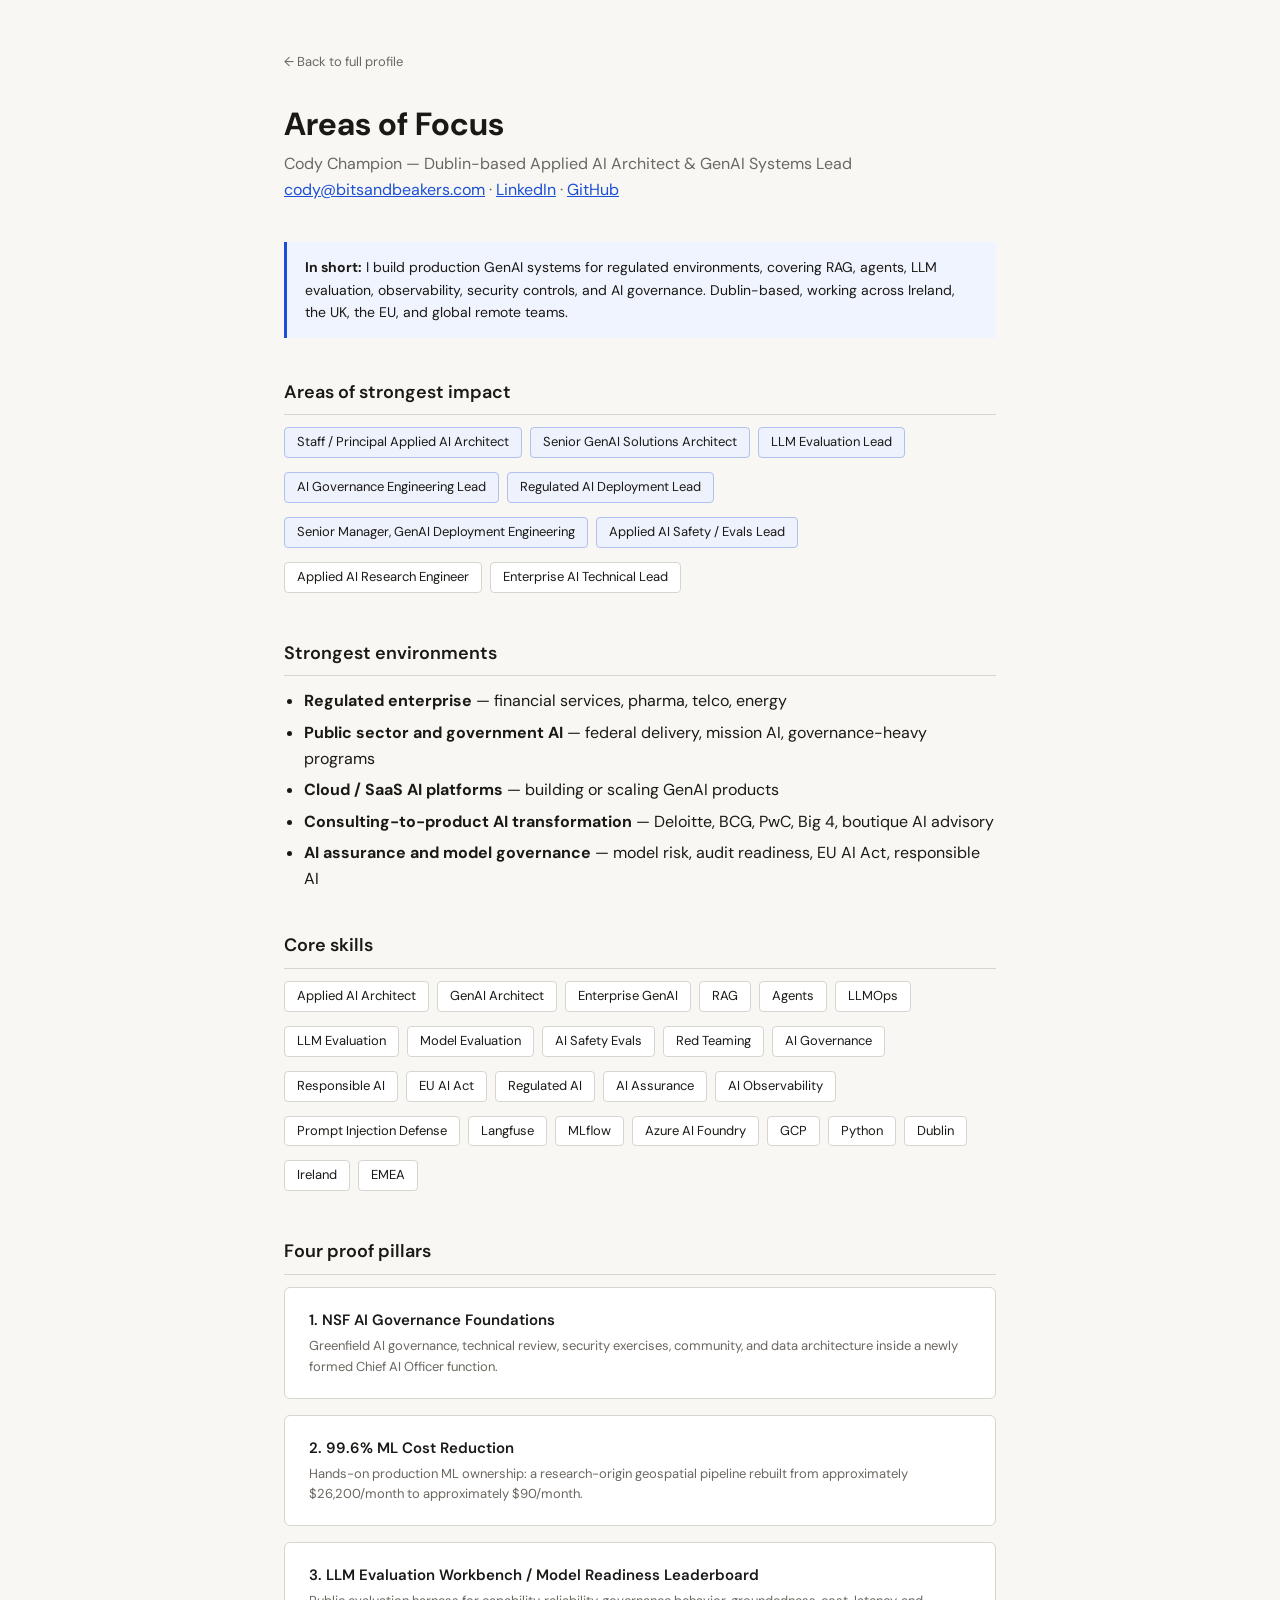
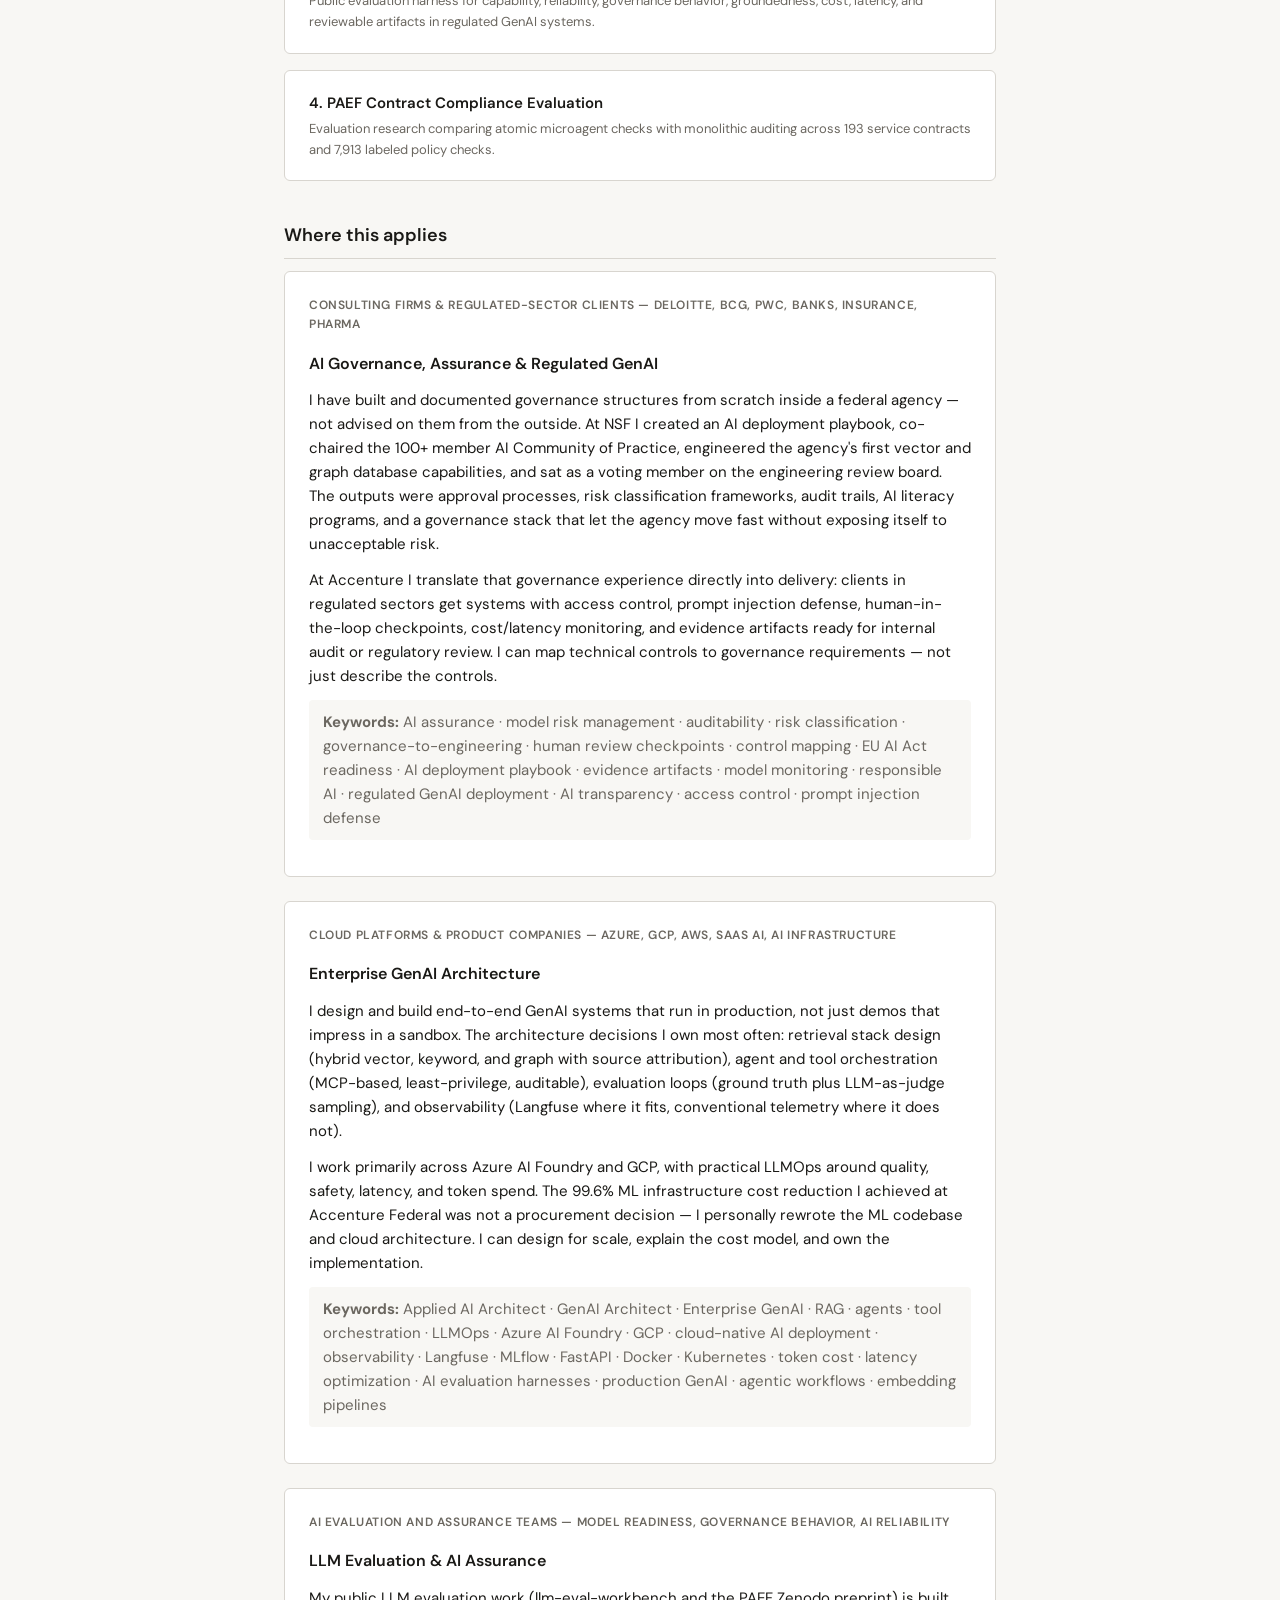
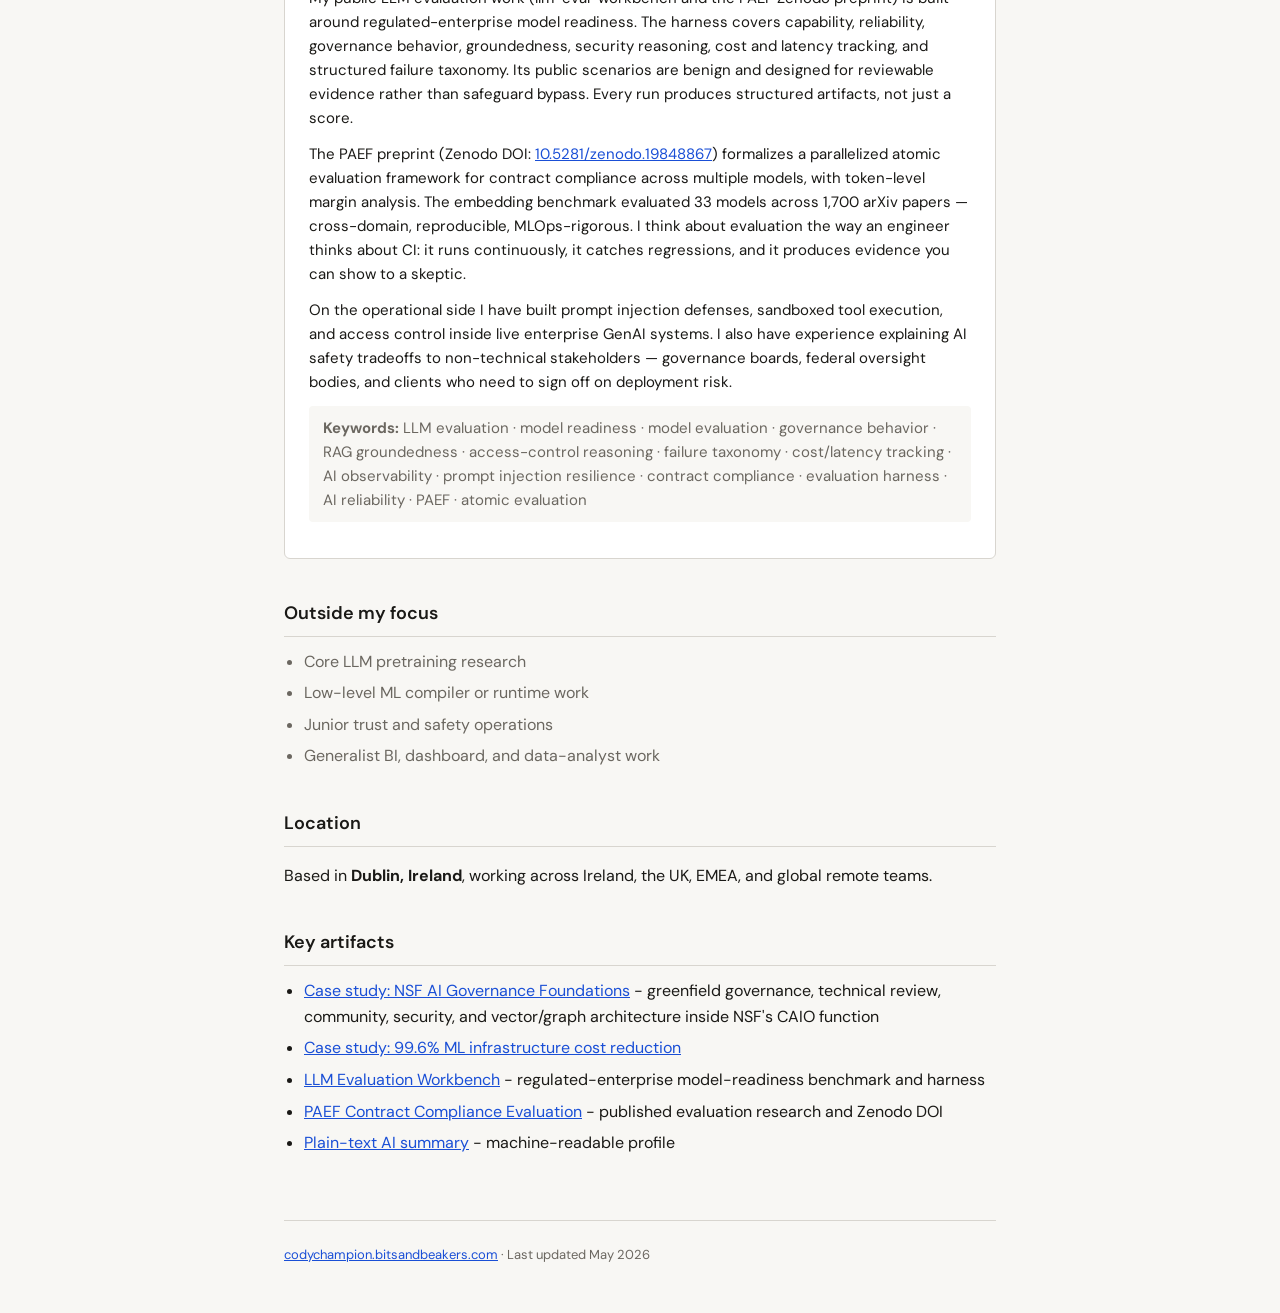
<file: recruiters.html>
<!DOCTYPE html>
<html lang="en">
<head>
<meta charset="UTF-8" />
<meta name="viewport" content="width=device-width, initial-scale=1.0" />
<title>Areas of Focus | Cody Champion | Applied AI Architect | Dublin</title>
<meta name="description" content="Areas of focus for Cody Champion, a Dublin-based Applied AI Architect and GenAI Systems Lead. Areas of strongest impact, strongest environments, and core skills." />
<link rel="canonical" href="https://codychampion.bitsandbeakers.com/recruiters" />
<meta property="og:title" content="Areas of Focus | Cody Champion | Applied AI Architect | Dublin" />
<meta property="og:description" content="Areas of strongest impact, strongest environments, and core skills for Cody Champion, a Dublin-based Applied AI and GenAI systems leader." />
<meta property="og:url" content="https://codychampion.bitsandbeakers.com/recruiters" />
<meta property="og:type" content="profile" />
<style>
  :root {
    --c-bg: #f8f7f4; --c-text: #1a1916; --c-subtle: #6b6760;
    --c-border: #d8d5cf; --c-accent: #1a4fd6; --c-raised: #ffffff;
    --font-body: "DM Sans", system-ui, sans-serif;
    --font-mono: "DM Mono", ui-monospace, monospace;
  }
  *, *::before, *::after { box-sizing: border-box; }
  body {
    margin: 0; background: var(--c-bg); color: var(--c-text);
    font-family: var(--font-body); font-size: 16px; line-height: 1.6;
    -webkit-font-smoothing: antialiased;
  }
  a { color: var(--c-accent); }
  .wrap { max-width: 760px; margin: 0 auto; padding: 48px 24px; }
  .back { font-size: 13px; color: var(--c-subtle); text-decoration: none; display: inline-block; margin-bottom: 32px; }
  .back:hover { color: var(--c-text); }
  h1 { font-size: 32px; font-weight: 700; margin: 0 0 8px; line-height: 1.2; }
  .subtitle { font-size: 16px; color: var(--c-subtle); margin: 0 0 40px; }
  h2 { font-size: 18px; font-weight: 600; margin: 40px 0 12px; border-bottom: 1px solid var(--c-border); padding-bottom: 8px; }
  ul { margin: 0 0 16px; padding-left: 20px; }
  li { margin-bottom: 6px; }
  .pill-list { list-style: none; padding: 0; display: flex; flex-wrap: wrap; gap: 8px; }
  .pill { background: var(--c-raised); border: 1px solid var(--c-border); border-radius: 4px; padding: 4px 12px; font-size: 13px; }
  .pill.strong { background: #eef2fc; border-color: #b0c0f0; }
  .less { color: var(--c-subtle); }
  .card { background: var(--c-raised); border: 1px solid var(--c-border); border-radius: 6px; padding: 20px 24px; margin-bottom: 16px; }
  .card-title { font-weight: 600; font-size: 15px; margin-bottom: 4px; }
  .card-sub { font-size: 13px; color: var(--c-subtle); }
  .proof { background: #f0f4ff; border-left: 3px solid var(--c-accent); padding: 14px 18px; margin: 24px 0; font-size: 14px; }
  footer { margin-top: 64px; padding-top: 24px; border-top: 1px solid var(--c-border); font-size: 13px; color: var(--c-subtle); }
  .audience-block { border: 1px solid var(--c-border); border-radius: 6px; padding: 24px; margin-bottom: 24px; background: var(--c-raised); }
  .audience-block h3 { font-size: 16px; font-weight: 600; margin: 0 0 12px; }
  .audience-block p { font-size: 15px; margin: 0 0 12px; }
  .audience-label { font-size: 12px; font-weight: 600; text-transform: uppercase; letter-spacing: 0.05em; color: var(--c-subtle); margin-bottom: 16px; }
  .keyword-cluster { font-size: 13px; color: var(--c-subtle); background: #f8f7f4; border-radius: 4px; padding: 10px 14px; margin-top: 4px; }
</style>
<link rel="preconnect" href="https://fonts.googleapis.com" />
<link href="https://fonts.googleapis.com/css2?family=DM+Sans:wght@400;500;600;700&family=DM+Mono:wght@400&display=swap" rel="stylesheet" />
</head>
<body>
<div class="wrap">

  <a class="back" href="/">← Back to full profile</a>

  <h1>Areas of Focus</h1>
  <p class="subtitle">
    Cody Champion — Dublin-based Applied AI Architect &amp; GenAI Systems Lead<br />
    <a href="mailto:cody@bitsandbeakers.com">cody@bitsandbeakers.com</a> ·
    <a href="https://www.linkedin.com/in/cody-champion" rel="noopener">LinkedIn</a> ·
    <a href="https://github.com/codychampion" rel="noopener">GitHub</a>
  </p>

  <div class="proof">
    <strong>In short:</strong> I build production GenAI systems for regulated environments, covering RAG, agents, LLM evaluation, observability, security controls, and AI governance. Dublin-based, working across Ireland, the UK, the EU, and global remote teams.
  </div>

  <h2>Areas of strongest impact</h2>
  <ul class="pill-list">
    <li class="pill strong">Staff / Principal Applied AI Architect</li>
    <li class="pill strong">Senior GenAI Solutions Architect</li>
    <li class="pill strong">LLM Evaluation Lead</li>
    <li class="pill strong">AI Governance Engineering Lead</li>
    <li class="pill strong">Regulated AI Deployment Lead</li>
    <li class="pill strong">Senior Manager, GenAI Deployment Engineering</li>
    <li class="pill strong">Applied AI Safety / Evals Lead</li>
    <li class="pill">Applied AI Research Engineer</li>
    <li class="pill">Enterprise AI Technical Lead</li>
  </ul>

  <h2>Strongest environments</h2>
  <ul>
    <li><strong>Regulated enterprise</strong> — financial services, pharma, telco, energy</li>
    <li><strong>Public sector and government AI</strong> — federal delivery, mission AI, governance-heavy programs</li>
    <li><strong>Cloud / SaaS AI platforms</strong> — building or scaling GenAI products</li>
    <li><strong>Consulting-to-product AI transformation</strong> — Deloitte, BCG, PwC, Big 4, boutique AI advisory</li>
    <li><strong>AI assurance and model governance</strong> — model risk, audit readiness, EU AI Act, responsible AI</li>
  </ul>

  <h2>Core skills</h2>
  <ul class="pill-list">
    <li class="pill">Applied AI Architect</li>
    <li class="pill">GenAI Architect</li>
    <li class="pill">Enterprise GenAI</li>
    <li class="pill">RAG</li>
    <li class="pill">Agents</li>
    <li class="pill">LLMOps</li>
    <li class="pill">LLM Evaluation</li>
    <li class="pill">Model Evaluation</li>
    <li class="pill">AI Safety Evals</li>
    <li class="pill">Red Teaming</li>
    <li class="pill">AI Governance</li>
    <li class="pill">Responsible AI</li>
    <li class="pill">EU AI Act</li>
    <li class="pill">Regulated AI</li>
    <li class="pill">AI Assurance</li>
    <li class="pill">AI Observability</li>
    <li class="pill">Prompt Injection Defense</li>
    <li class="pill">Langfuse</li>
    <li class="pill">MLflow</li>
    <li class="pill">Azure AI Foundry</li>
    <li class="pill">GCP</li>
    <li class="pill">Python</li>
    <li class="pill">Dublin</li>
    <li class="pill">Ireland</li>
    <li class="pill">EMEA</li>
  </ul>

  <h2>Four proof pillars</h2>

  <div class="card">
    <div class="card-title">1. NSF AI Governance Foundations</div>
    <div class="card-sub">Greenfield AI governance, technical review, security exercises, community, and data architecture inside a newly formed Chief AI Officer function.</div>
  </div>

  <div class="card">
    <div class="card-title">2. 99.6% ML Cost Reduction</div>
    <div class="card-sub">Hands-on production ML ownership: a research-origin geospatial pipeline rebuilt from approximately $26,200/month to approximately $90/month.</div>
  </div>

  <div class="card">
    <div class="card-title">3. LLM Evaluation Workbench / Model Readiness Leaderboard</div>
    <div class="card-sub">Public evaluation harness for capability, reliability, governance behavior, groundedness, cost, latency, and reviewable artifacts in regulated GenAI systems.</div>
  </div>

  <div class="card">
    <div class="card-title">4. PAEF Contract Compliance Evaluation</div>
    <div class="card-sub">Evaluation research comparing atomic microagent checks with monolithic auditing across 193 service contracts and 7,913 labeled policy checks.</div>
  </div>

  <h2>Where this applies</h2>

  <div class="audience-block" id="consulting-banks">
    <div class="audience-label">Consulting firms &amp; regulated-sector clients — Deloitte, BCG, PwC, banks, insurance, pharma</div>
    <h3>AI Governance, Assurance &amp; Regulated GenAI</h3>
    <p>
      I have built and documented governance structures from scratch inside a federal agency — not advised on them from the outside. At NSF I created an AI deployment playbook, co-chaired the 100+ member AI Community of Practice, engineered the agency's first vector and graph database capabilities, and sat as a voting member on the engineering review board. The outputs were approval processes, risk classification frameworks, audit trails, AI literacy programs, and a governance stack that let the agency move fast without exposing itself to unacceptable risk.
    </p>
    <p>
      At Accenture I translate that governance experience directly into delivery: clients in regulated sectors get systems with access control, prompt injection defense, human-in-the-loop checkpoints, cost/latency monitoring, and evidence artifacts ready for internal audit or regulatory review. I can map technical controls to governance requirements — not just describe the controls.
    </p>
    <p class="keyword-cluster">
      <strong>Keywords:</strong> AI assurance · model risk management · auditability · risk classification · governance-to-engineering · human review checkpoints · control mapping · EU AI Act readiness · AI deployment playbook · evidence artifacts · model monitoring · responsible AI · regulated GenAI deployment · AI transparency · access control · prompt injection defense
    </p>
  </div>

  <div class="audience-block" id="cloud-product">
    <div class="audience-label">Cloud platforms &amp; product companies — Azure, GCP, AWS, SaaS AI, AI infrastructure</div>
    <h3>Enterprise GenAI Architecture</h3>
    <p>
      I design and build end-to-end GenAI systems that run in production, not just demos that impress in a sandbox. The architecture decisions I own most often: retrieval stack design (hybrid vector, keyword, and graph with source attribution), agent and tool orchestration (MCP-based, least-privilege, auditable), evaluation loops (ground truth plus LLM-as-judge sampling), and observability (Langfuse where it fits, conventional telemetry where it does not).
    </p>
    <p>
      I work primarily across Azure AI Foundry and GCP, with practical LLMOps around quality, safety, latency, and token spend. The 99.6% ML infrastructure cost reduction I achieved at Accenture Federal was not a procurement decision — I personally rewrote the ML codebase and cloud architecture. I can design for scale, explain the cost model, and own the implementation.
    </p>
    <p class="keyword-cluster">
      <strong>Keywords:</strong> Applied AI Architect · GenAI Architect · Enterprise GenAI · RAG · agents · tool orchestration · LLMOps · Azure AI Foundry · GCP · cloud-native AI deployment · observability · Langfuse · MLflow · FastAPI · Docker · Kubernetes · token cost · latency optimization · AI evaluation harnesses · production GenAI · agentic workflows · embedding pipelines
    </p>
  </div>

  <div class="audience-block" id="ai-labs">
    <div class="audience-label">AI evaluation and assurance teams — model readiness, governance behavior, AI reliability</div>
    <h3>LLM Evaluation &amp; AI Assurance</h3>
    <p>
      My public LLM evaluation work (llm-eval-workbench and the PAEF Zenodo preprint) is built around regulated-enterprise model readiness. The harness covers capability, reliability, governance behavior, groundedness, security reasoning, cost and latency tracking, and structured failure taxonomy. Its public scenarios are benign and designed for reviewable evidence rather than safeguard bypass. Every run produces structured artifacts, not just a score.
    </p>
    <p>
      The PAEF preprint (Zenodo DOI: <a href="https://doi.org/10.5281/zenodo.19848867" rel="noopener">10.5281/zenodo.19848867</a>) formalizes a parallelized atomic evaluation framework for contract compliance across multiple models, with token-level margin analysis. The embedding benchmark evaluated 33 models across 1,700 arXiv papers — cross-domain, reproducible, MLOps-rigorous. I think about evaluation the way an engineer thinks about CI: it runs continuously, it catches regressions, and it produces evidence you can show to a skeptic.
    </p>
    <p>
      On the operational side I have built prompt injection defenses, sandboxed tool execution, and access control inside live enterprise GenAI systems. I also have experience explaining AI safety tradeoffs to non-technical stakeholders — governance boards, federal oversight bodies, and clients who need to sign off on deployment risk.
    </p>
    <p class="keyword-cluster">
      <strong>Keywords:</strong> LLM evaluation · model readiness · model evaluation · governance behavior · RAG groundedness · access-control reasoning · failure taxonomy · cost/latency tracking · AI observability · prompt injection resilience · contract compliance · evaluation harness · AI reliability · PAEF · atomic evaluation
    </p>
  </div>

  <h2>Outside my focus</h2>
  <ul class="less">
    <li>Core LLM pretraining research</li>
    <li>Low-level ML compiler or runtime work</li>
    <li>Junior trust and safety operations</li>
    <li>Generalist BI, dashboard, and data-analyst work</li>
  </ul>

  <h2>Location</h2>
  <p>
    Based in <strong>Dublin, Ireland</strong>, working across Ireland, the UK, EMEA, and global remote teams.
  </p>

  <h2>Key artifacts</h2>
  <ul>
    <li><a href="/case-study-nsf-ai-governance">Case study: NSF AI Governance Foundations</a> - greenfield governance, technical review, community, security, and vector/graph architecture inside NSF's CAIO function</li>
    <li><a href="/case-study-ml-cost">Case study: 99.6% ML infrastructure cost reduction</a></li>
    <li><a href="/projects/llm-eval-workbench">LLM Evaluation Workbench</a> - regulated-enterprise model-readiness benchmark and harness</li>
    <li><a href="/research/paef-contract-compliance">PAEF Contract Compliance Evaluation</a> - published evaluation research and Zenodo DOI</li>
    <li><a href="/llms.txt">Plain-text AI summary</a> - machine-readable profile</li>
  </ul>

  <footer>
    <a href="/">codychampion.bitsandbeakers.com</a> · Last updated May 2026
  </footer>

</div>
</body>
</html>
</file>
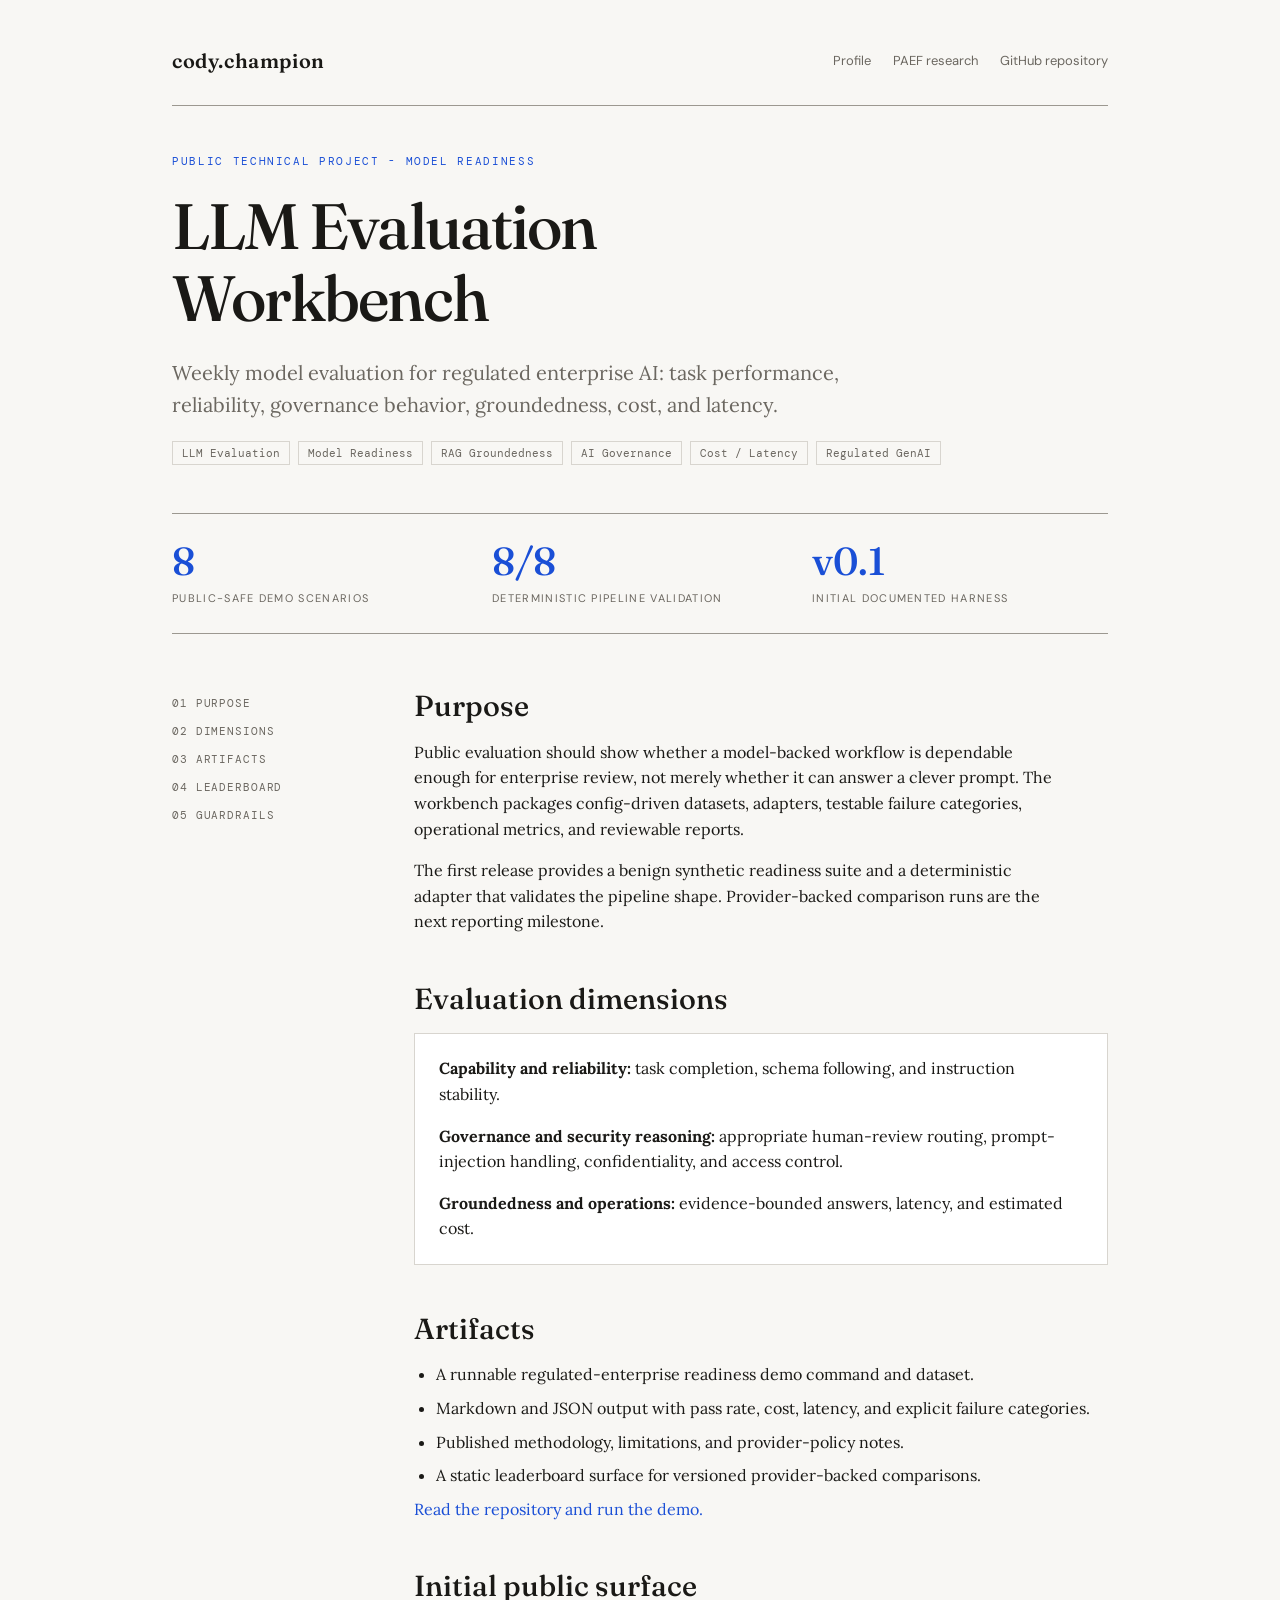
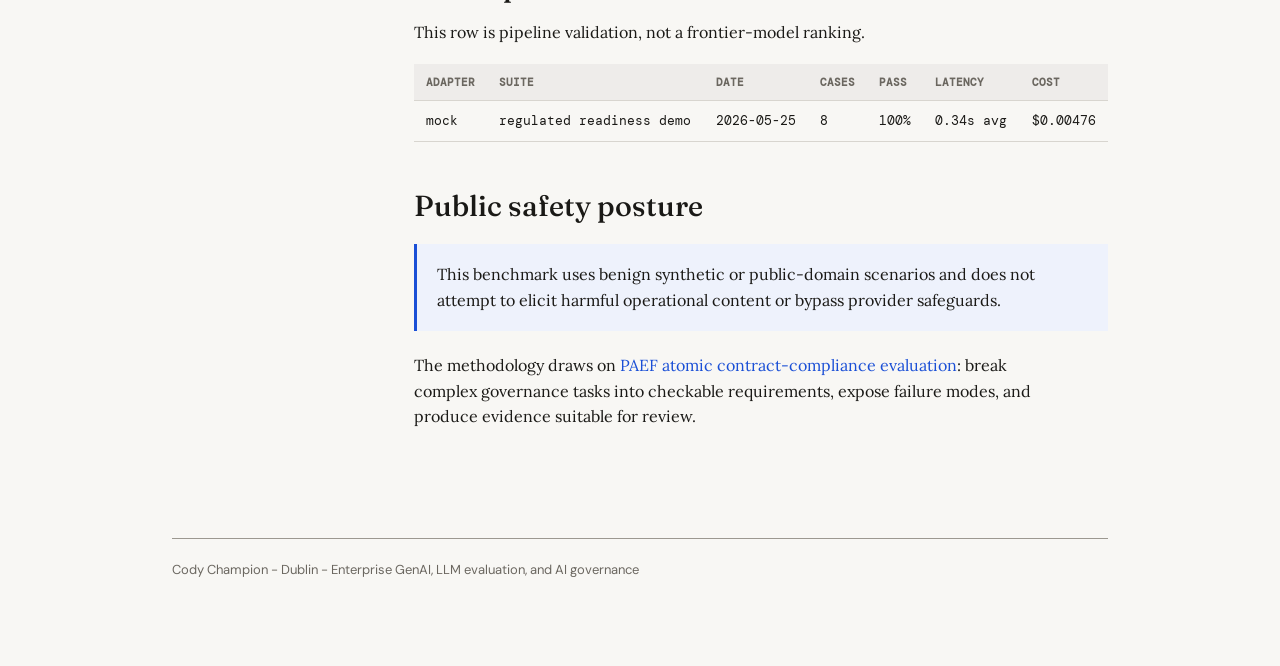
<file: projects/llm-eval-workbench.html>
<!doctype html>
<html lang="en">
<head>
<meta charset="utf-8">
<meta name="viewport" content="width=device-width, initial-scale=1">
<title>LLM Evaluation Workbench | Cody Champion</title>
<meta name="description" content="A public model-readiness benchmark for regulated enterprise AI, evaluating reliability, governance behavior, groundedness, cost, and latency.">
<link rel="canonical" href="https://codychampion.bitsandbeakers.com/projects/llm-eval-workbench">
<link rel="stylesheet" href="../pillar-page.css">
<link rel="preconnect" href="https://fonts.googleapis.com">
<link href="https://fonts.googleapis.com/css2?family=Fraunces:wght@400;500;600&family=Lora:wght@400;500&family=DM+Sans:wght@400;500;600&family=DM+Mono:wght@400;500&display=swap" rel="stylesheet">
</head>
<body>
<main class="page">
  <nav class="nav">
    <a class="brand" href="/">cody.champion</a>
    <div class="links">
      <a href="/">Profile</a>
      <a href="/research/paef-contract-compliance">PAEF research</a>
      <a href="https://github.com/codychampion/llm-eval-workbench">GitHub repository</a>
    </div>
  </nav>
  <header class="hero">
    <div class="eyebrow">Public Technical Project - Model Readiness</div>
    <h1>LLM Evaluation Workbench</h1>
    <p class="deck">Weekly model evaluation for regulated enterprise AI: task performance, reliability, governance behavior, groundedness, cost, and latency.</p>
    <div class="tags">
      <span class="tag">LLM Evaluation</span><span class="tag">Model Readiness</span>
      <span class="tag">RAG Groundedness</span><span class="tag">AI Governance</span>
      <span class="tag">Cost / Latency</span><span class="tag">Regulated GenAI</span>
    </div>
  </header>
  <div class="facts">
    <div class="fact"><strong>8</strong><span>Public-safe demo scenarios</span></div>
    <div class="fact"><strong>8/8</strong><span>Deterministic pipeline validation</span></div>
    <div class="fact"><strong>v0.1</strong><span>Initial documented harness</span></div>
  </div>
  <div class="layout">
    <aside class="rail">
      <a href="#purpose">01 Purpose</a>
      <a href="#dimensions">02 Dimensions</a>
      <a href="#artifacts">03 Artifacts</a>
      <a href="#leaderboard">04 Leaderboard</a>
      <a href="#guardrails">05 Guardrails</a>
    </aside>
    <article class="content">
      <section id="purpose">
        <h2>Purpose</h2>
        <p>Public evaluation should show whether a model-backed workflow is dependable enough for enterprise review, not merely whether it can answer a clever prompt. The workbench packages config-driven datasets, adapters, testable failure categories, operational metrics, and reviewable reports.</p>
        <p>The first release provides a benign synthetic readiness suite and a deterministic adapter that validates the pipeline shape. Provider-backed comparison runs are the next reporting milestone.</p>
      </section>
      <section id="dimensions">
        <h2>Evaluation dimensions</h2>
        <div class="card">
          <p><strong>Capability and reliability:</strong> task completion, schema following, and instruction stability.</p>
          <p><strong>Governance and security reasoning:</strong> appropriate human-review routing, prompt-injection handling, confidentiality, and access control.</p>
          <p><strong>Groundedness and operations:</strong> evidence-bounded answers, latency, and estimated cost.</p>
        </div>
      </section>
      <section id="artifacts">
        <h2>Artifacts</h2>
        <ul>
          <li>A runnable regulated-enterprise readiness demo command and dataset.</li>
          <li>Markdown and JSON output with pass rate, cost, latency, and explicit failure categories.</li>
          <li>Published methodology, limitations, and provider-policy notes.</li>
          <li>A static leaderboard surface for versioned provider-backed comparisons.</li>
        </ul>
        <p><a href="https://github.com/codychampion/llm-eval-workbench">Read the repository and run the demo.</a></p>
      </section>
      <section id="leaderboard">
        <h2>Initial public surface</h2>
        <p>This row is pipeline validation, not a frontier-model ranking.</p>
        <table>
          <thead><tr><th>Adapter</th><th>Suite</th><th>Date</th><th>Cases</th><th>Pass</th><th>Latency</th><th>Cost</th></tr></thead>
          <tbody><tr><td>mock</td><td>regulated readiness demo</td><td>2026-05-25</td><td>8</td><td>100%</td><td>0.34s avg</td><td>$0.00476</td></tr></tbody>
        </table>
      </section>
      <section id="guardrails">
        <h2>Public safety posture</h2>
        <div class="note">This benchmark uses benign synthetic or public-domain scenarios and does not attempt to elicit harmful operational content or bypass provider safeguards.</div>
        <p>The methodology draws on <a href="/research/paef-contract-compliance">PAEF atomic contract-compliance evaluation</a>: break complex governance tasks into checkable requirements, expose failure modes, and produce evidence suitable for review.</p>
      </section>
    </article>
  </div>
  <footer class="footer">Cody Champion - Dublin - Enterprise GenAI, LLM evaluation, and AI governance</footer>
</main>
</body>
</html>
</file>
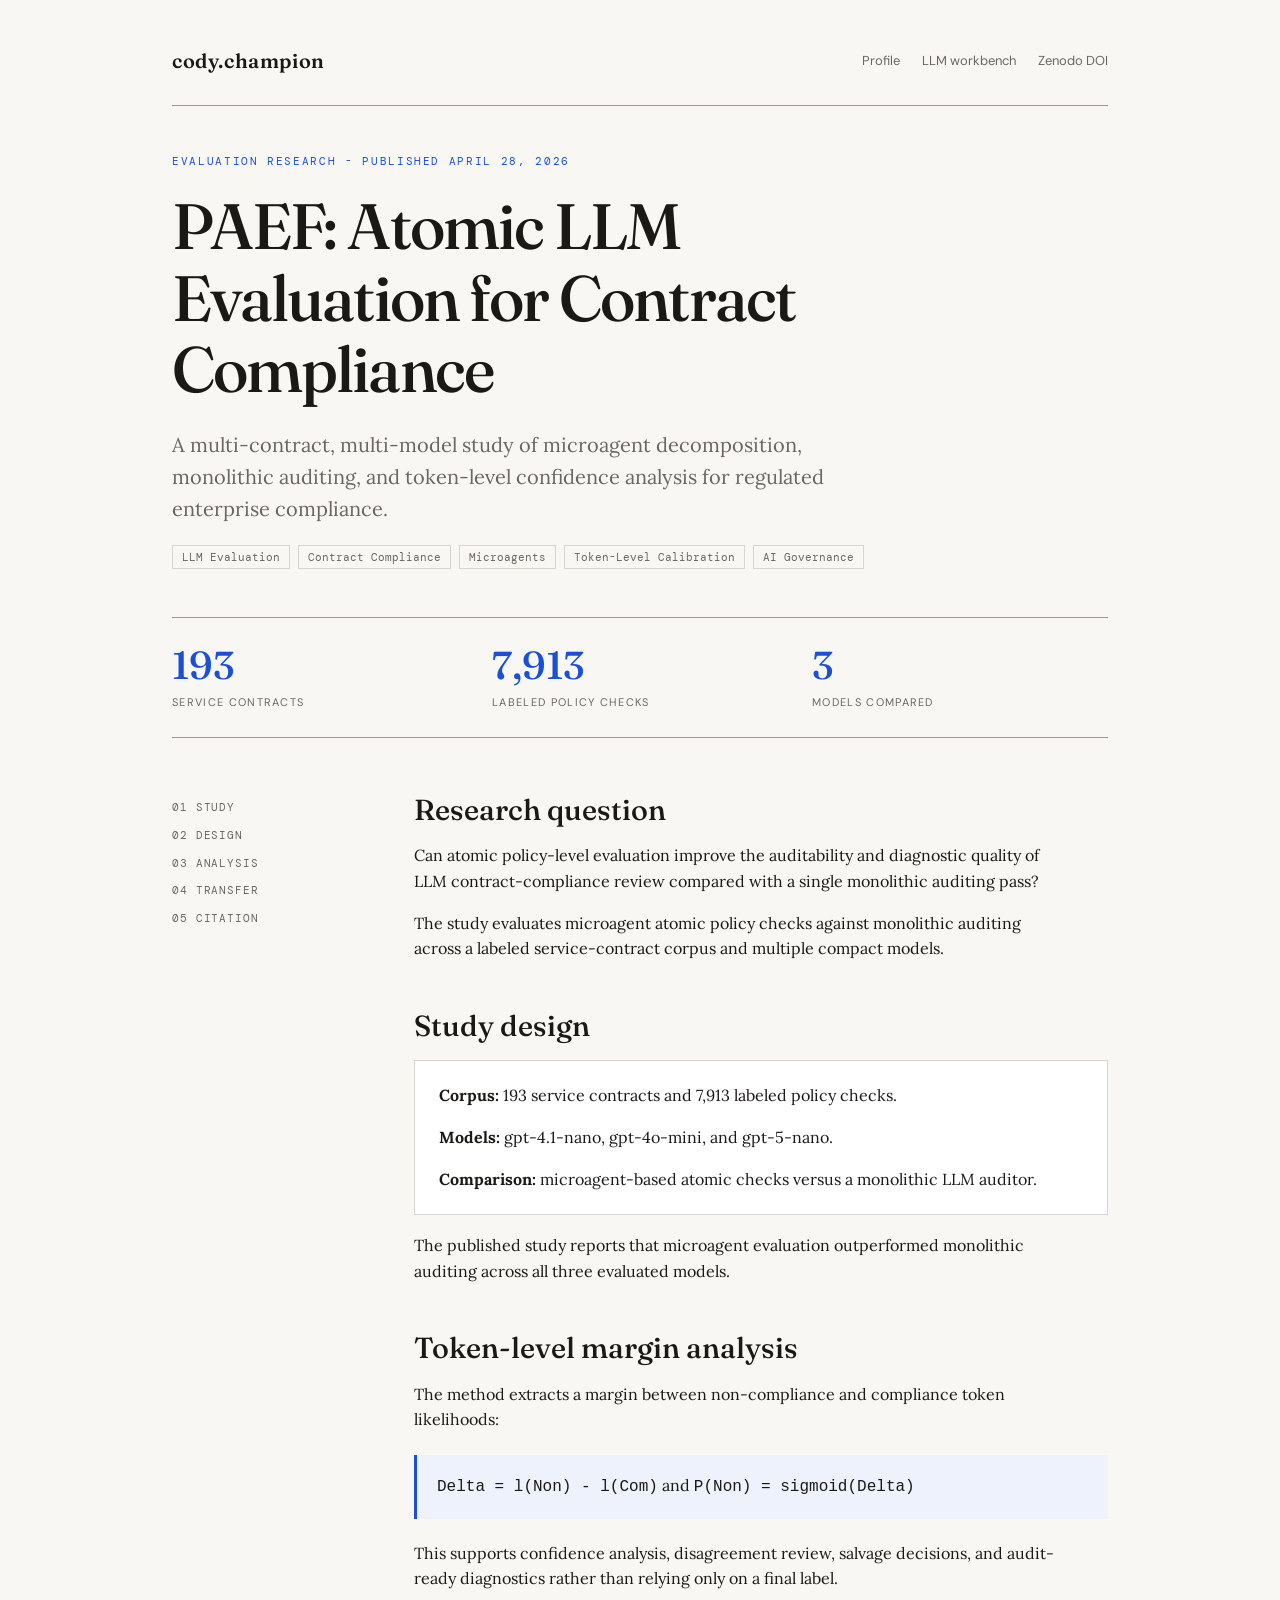
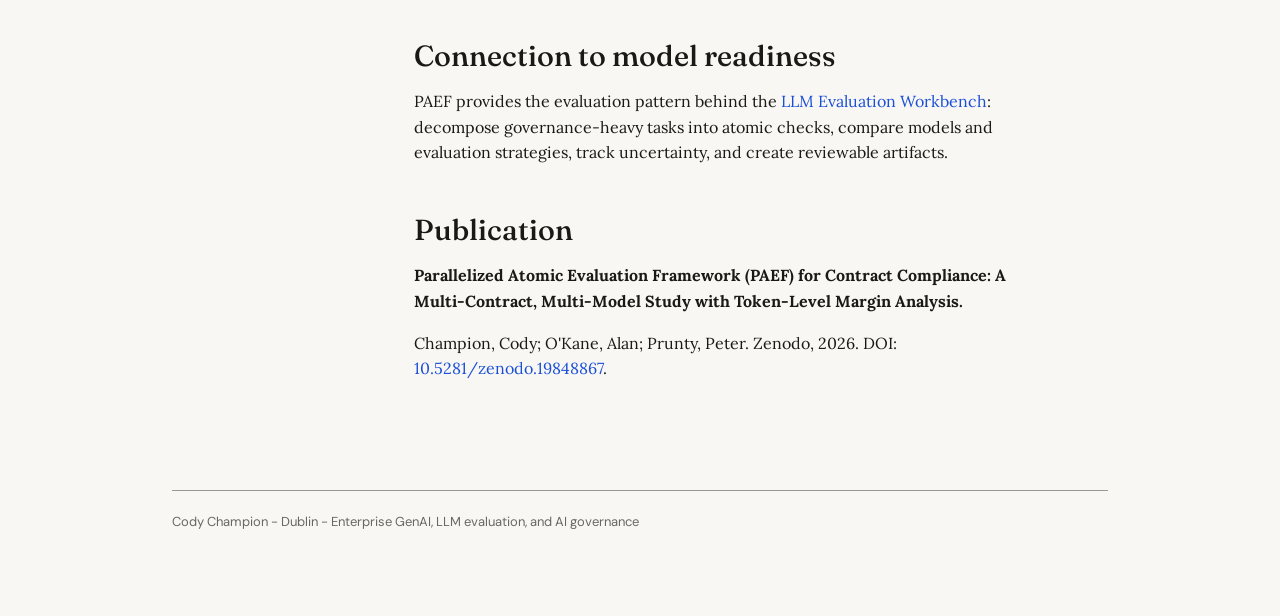
<file: research/paef-contract-compliance.html>
<!doctype html>
<html lang="en">
<head>
<meta charset="utf-8">
<meta name="viewport" content="width=device-width, initial-scale=1">
<title>PAEF Contract Compliance Evaluation | Cody Champion</title>
<meta name="description" content="Evaluation research comparing microagent atomic policy checks with monolithic LLM auditing across 193 service contracts and 7,913 labeled checks.">
<link rel="canonical" href="https://codychampion.bitsandbeakers.com/research/paef-contract-compliance">
<link rel="stylesheet" href="../pillar-page.css">
<link rel="preconnect" href="https://fonts.googleapis.com">
<link href="https://fonts.googleapis.com/css2?family=Fraunces:wght@400;500;600&family=Lora:wght@400;500&family=DM+Sans:wght@400;500;600&family=DM+Mono:wght@400;500&display=swap" rel="stylesheet">
</head>
<body>
<main class="page">
  <nav class="nav">
    <a class="brand" href="/">cody.champion</a>
    <div class="links">
      <a href="/">Profile</a>
      <a href="/projects/llm-eval-workbench">LLM workbench</a>
      <a href="https://doi.org/10.5281/zenodo.19848867">Zenodo DOI</a>
    </div>
  </nav>
  <header class="hero">
    <div class="eyebrow">Evaluation Research - Published April 28, 2026</div>
    <h1>PAEF: Atomic LLM Evaluation for Contract Compliance</h1>
    <p class="deck">A multi-contract, multi-model study of microagent decomposition, monolithic auditing, and token-level confidence analysis for regulated enterprise compliance.</p>
    <div class="tags">
      <span class="tag">LLM Evaluation</span><span class="tag">Contract Compliance</span>
      <span class="tag">Microagents</span><span class="tag">Token-Level Calibration</span>
      <span class="tag">AI Governance</span>
    </div>
  </header>
  <div class="facts">
    <div class="fact"><strong>193</strong><span>Service contracts</span></div>
    <div class="fact"><strong>7,913</strong><span>Labeled policy checks</span></div>
    <div class="fact"><strong>3</strong><span>Models compared</span></div>
  </div>
  <div class="layout">
    <aside class="rail">
      <a href="#study">01 Study</a>
      <a href="#design">02 Design</a>
      <a href="#analysis">03 Analysis</a>
      <a href="#transfer">04 Transfer</a>
      <a href="#citation">05 Citation</a>
    </aside>
    <article class="content">
      <section id="study">
        <h2>Research question</h2>
        <p>Can atomic policy-level evaluation improve the auditability and diagnostic quality of LLM contract-compliance review compared with a single monolithic auditing pass?</p>
        <p>The study evaluates microagent atomic policy checks against monolithic auditing across a labeled service-contract corpus and multiple compact models.</p>
      </section>
      <section id="design">
        <h2>Study design</h2>
        <div class="card">
          <p><strong>Corpus:</strong> 193 service contracts and 7,913 labeled policy checks.</p>
          <p><strong>Models:</strong> gpt-4.1-nano, gpt-4o-mini, and gpt-5-nano.</p>
          <p><strong>Comparison:</strong> microagent-based atomic checks versus a monolithic LLM auditor.</p>
        </div>
        <p>The published study reports that microagent evaluation outperformed monolithic auditing across all three evaluated models.</p>
      </section>
      <section id="analysis">
        <h2>Token-level margin analysis</h2>
        <p>The method extracts a margin between non-compliance and compliance token likelihoods:</p>
        <div class="note"><code>Delta = l(Non) - l(Com)</code> and <code>P(Non) = sigmoid(Delta)</code></div>
        <p>This supports confidence analysis, disagreement review, salvage decisions, and audit-ready diagnostics rather than relying only on a final label.</p>
      </section>
      <section id="transfer">
        <h2>Connection to model readiness</h2>
        <p>PAEF provides the evaluation pattern behind the <a href="/projects/llm-eval-workbench">LLM Evaluation Workbench</a>: decompose governance-heavy tasks into atomic checks, compare models and evaluation strategies, track uncertainty, and create reviewable artifacts.</p>
      </section>
      <section id="citation">
        <h2>Publication</h2>
        <p><strong>Parallelized Atomic Evaluation Framework (PAEF) for Contract Compliance: A Multi-Contract, Multi-Model Study with Token-Level Margin Analysis.</strong></p>
        <p>Champion, Cody; O'Kane, Alan; Prunty, Peter. Zenodo, 2026. DOI: <a href="https://doi.org/10.5281/zenodo.19848867">10.5281/zenodo.19848867</a>.</p>
      </section>
    </article>
  </div>
  <footer class="footer">Cody Champion - Dublin - Enterprise GenAI, LLM evaluation, and AI governance</footer>
</main>
</body>
</html>
</file>
<file: pillar-page.css>
:root {
  --bg: #f8f7f4;
  --raised: #ffffff;
  --subtle: #6b6760;
  --border: #d8d5cf;
  --border-strong: #9c9890;
  --text: #1a1916;
  --accent: #1a4fd6;
  --accent-soft: #eef2fc;
  --success: #1a7f4b;
  --font-display: "Fraunces", Georgia, serif;
  --font-body: "Lora", Georgia, serif;
  --font-ui: "DM Sans", system-ui, sans-serif;
  --font-mono: "DM Mono", ui-monospace, monospace;
}
*, *::before, *::after { box-sizing: border-box; }
body {
  margin: 0;
  background: var(--bg);
  color: var(--text);
  font: 16px/1.6 var(--font-body);
  -webkit-font-smoothing: antialiased;
}
a { color: var(--accent); text-decoration: none; }
a:hover { text-decoration: underline; text-underline-offset: 3px; }
.page { max-width: 1024px; margin: 0 auto; padding: 48px 44px 88px; }
.nav {
  display: flex; justify-content: space-between; align-items: center;
  padding-bottom: 32px; font: 13px var(--font-ui); color: var(--subtle);
}
.brand { font: 600 20px var(--font-display); color: var(--text); letter-spacing: .03em; }
.links { display: flex; gap: 22px; flex-wrap: wrap; justify-content: end; }
.links a { color: var(--subtle); }
.hero { border-top: 1px solid var(--border-strong); padding-top: 48px; }
.eyebrow {
  color: var(--accent); font: 11px var(--font-mono);
  letter-spacing: .15em; text-transform: uppercase;
}
h1, h2, h3 { font-family: var(--font-display); font-weight: 500; line-height: 1.12; margin: 0; }
h1 { font-size: clamp(40px, 6vw, 64px); letter-spacing: -.03em; margin-top: 22px; max-width: 16ch; }
.deck { color: var(--subtle); font-size: 20px; max-width: 60ch; margin: 24px 0 0; }
.facts {
  display: grid; grid-template-columns: repeat(3, 1fr); gap: 24px;
  margin: 48px 0 56px; padding: 28px 0;
  border-top: 1px solid var(--border-strong); border-bottom: 1px solid var(--border-strong);
}
.fact strong { color: var(--accent); display: block; font: 500 39px/1 var(--font-display); }
.fact span {
  display: block; margin-top: 10px; color: var(--subtle);
  font: 11px var(--font-ui); letter-spacing: .12em; text-transform: uppercase;
}
.layout { display: grid; grid-template-columns: 190px 1fr; gap: 52px; }
.rail { font: 11px/1.8 var(--font-mono); letter-spacing: .08em; text-transform: uppercase; color: var(--subtle); }
.rail a { display: block; color: var(--subtle); padding: 4px 0; }
.rail a:hover { color: var(--accent); }
.content section { margin-bottom: 48px; }
.content h2 { font-size: 29px; margin-bottom: 17px; }
.content h3 { font-size: 21px; margin: 28px 0 10px; }
.content p { max-width: 64ch; margin: 0 0 16px; }
.card {
  background: var(--raised); border: 1px solid var(--border);
  padding: 22px 24px; margin: 18px 0;
}
.card p:last-child { margin-bottom: 0; }
.tags { display: flex; flex-wrap: wrap; gap: 8px; margin: 20px 0 0; }
.tag {
  border: 1px solid var(--border); padding: 4px 9px;
  font: 11px var(--font-mono); color: var(--subtle);
}
ul { margin: 12px 0 0; padding-left: 22px; }
li { margin: 8px 0; }
table {
  border-collapse: collapse; font: 13px/1.5 var(--font-mono);
  min-width: 100%; margin-top: 18px;
}
th, td { border-bottom: 1px solid var(--border); padding: 10px 12px; text-align: left; }
th { background: #eeecea; color: var(--subtle); text-transform: uppercase; font-size: 11px; }
.note {
  background: var(--accent-soft); border-left: 3px solid var(--accent);
  padding: 18px 20px; margin: 22px 0;
}
.footer {
  border-top: 1px solid var(--border-strong); margin-top: 60px; padding-top: 22px;
  color: var(--subtle); font: 13px var(--font-ui);
}
@media (max-width: 720px) {
  .page { padding: 24px 18px 52px; }
  .nav { display: block; }
  .links { justify-content: start; margin-top: 18px; gap: 15px; }
  .hero { padding-top: 32px; }
  .deck { font-size: 17px; }
  .facts, .layout { grid-template-columns: 1fr; gap: 22px; }
  .facts { margin: 34px 0; }
}
</file>
